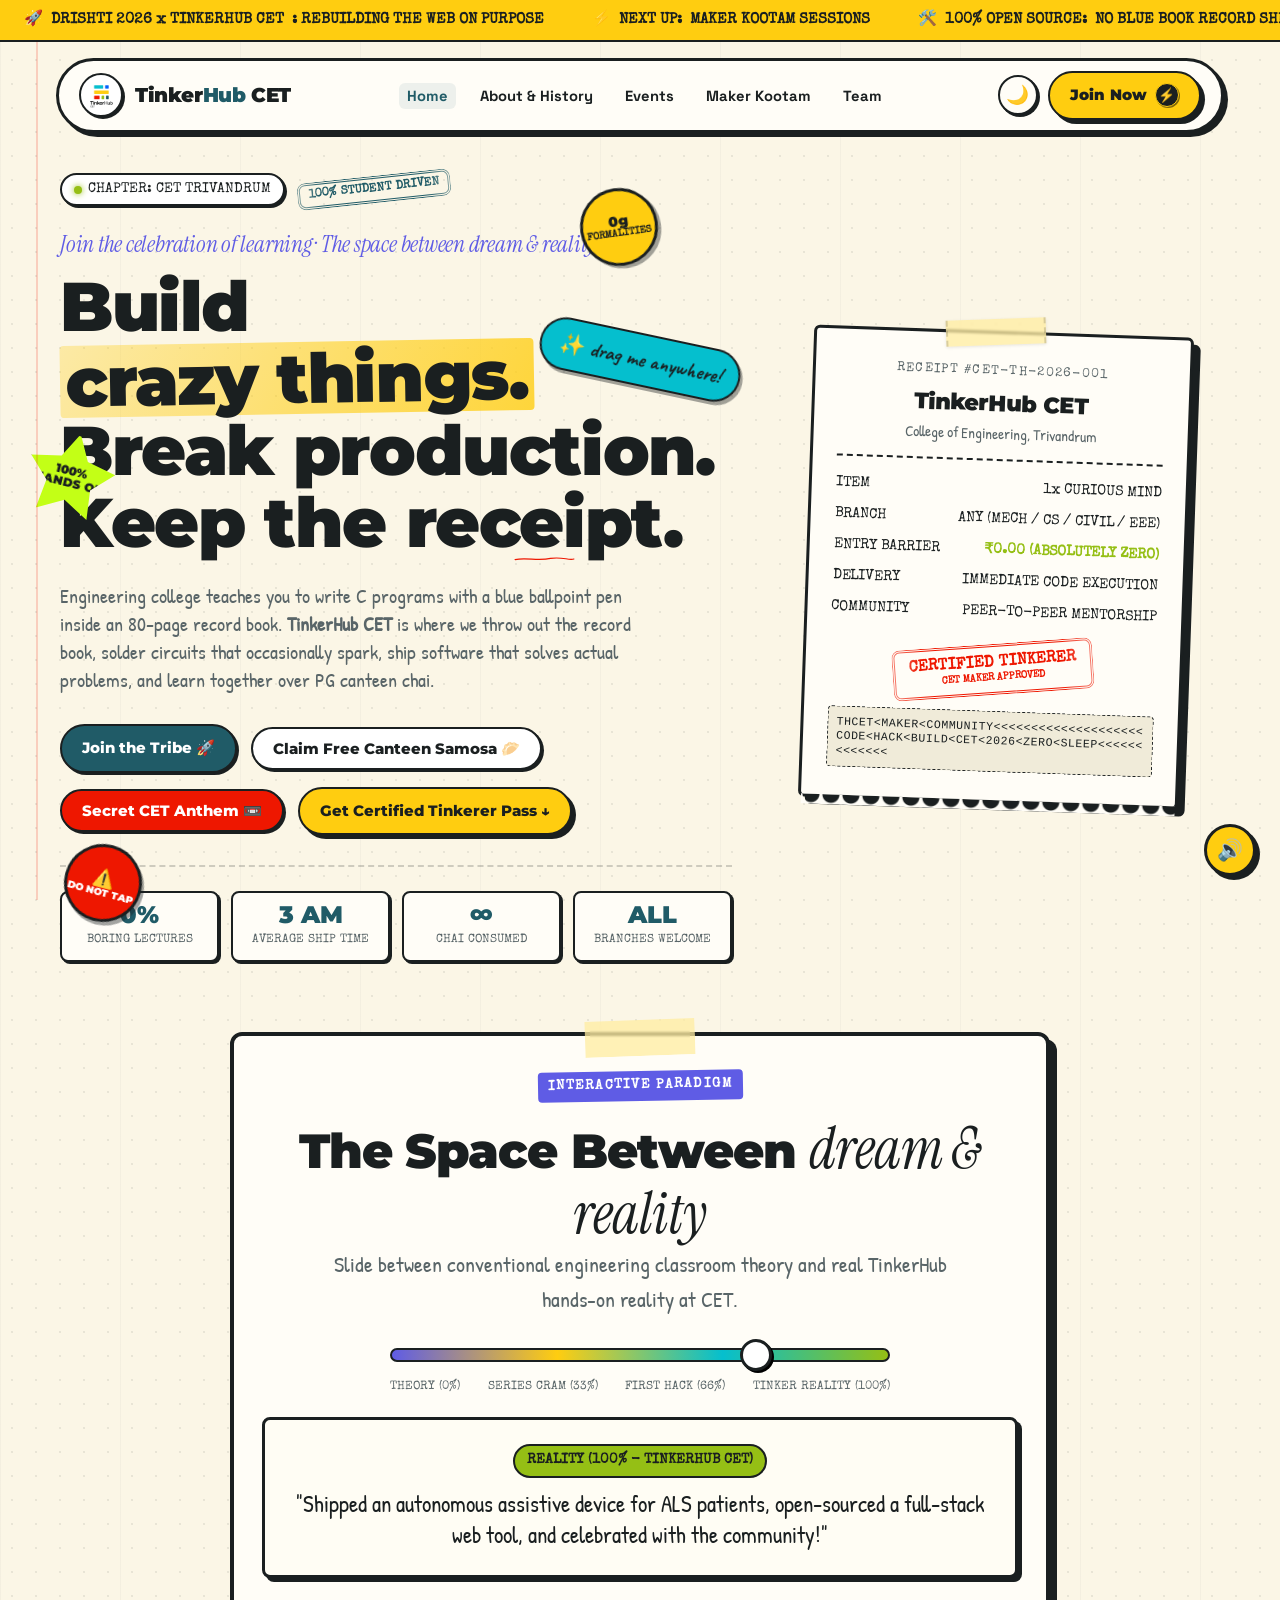
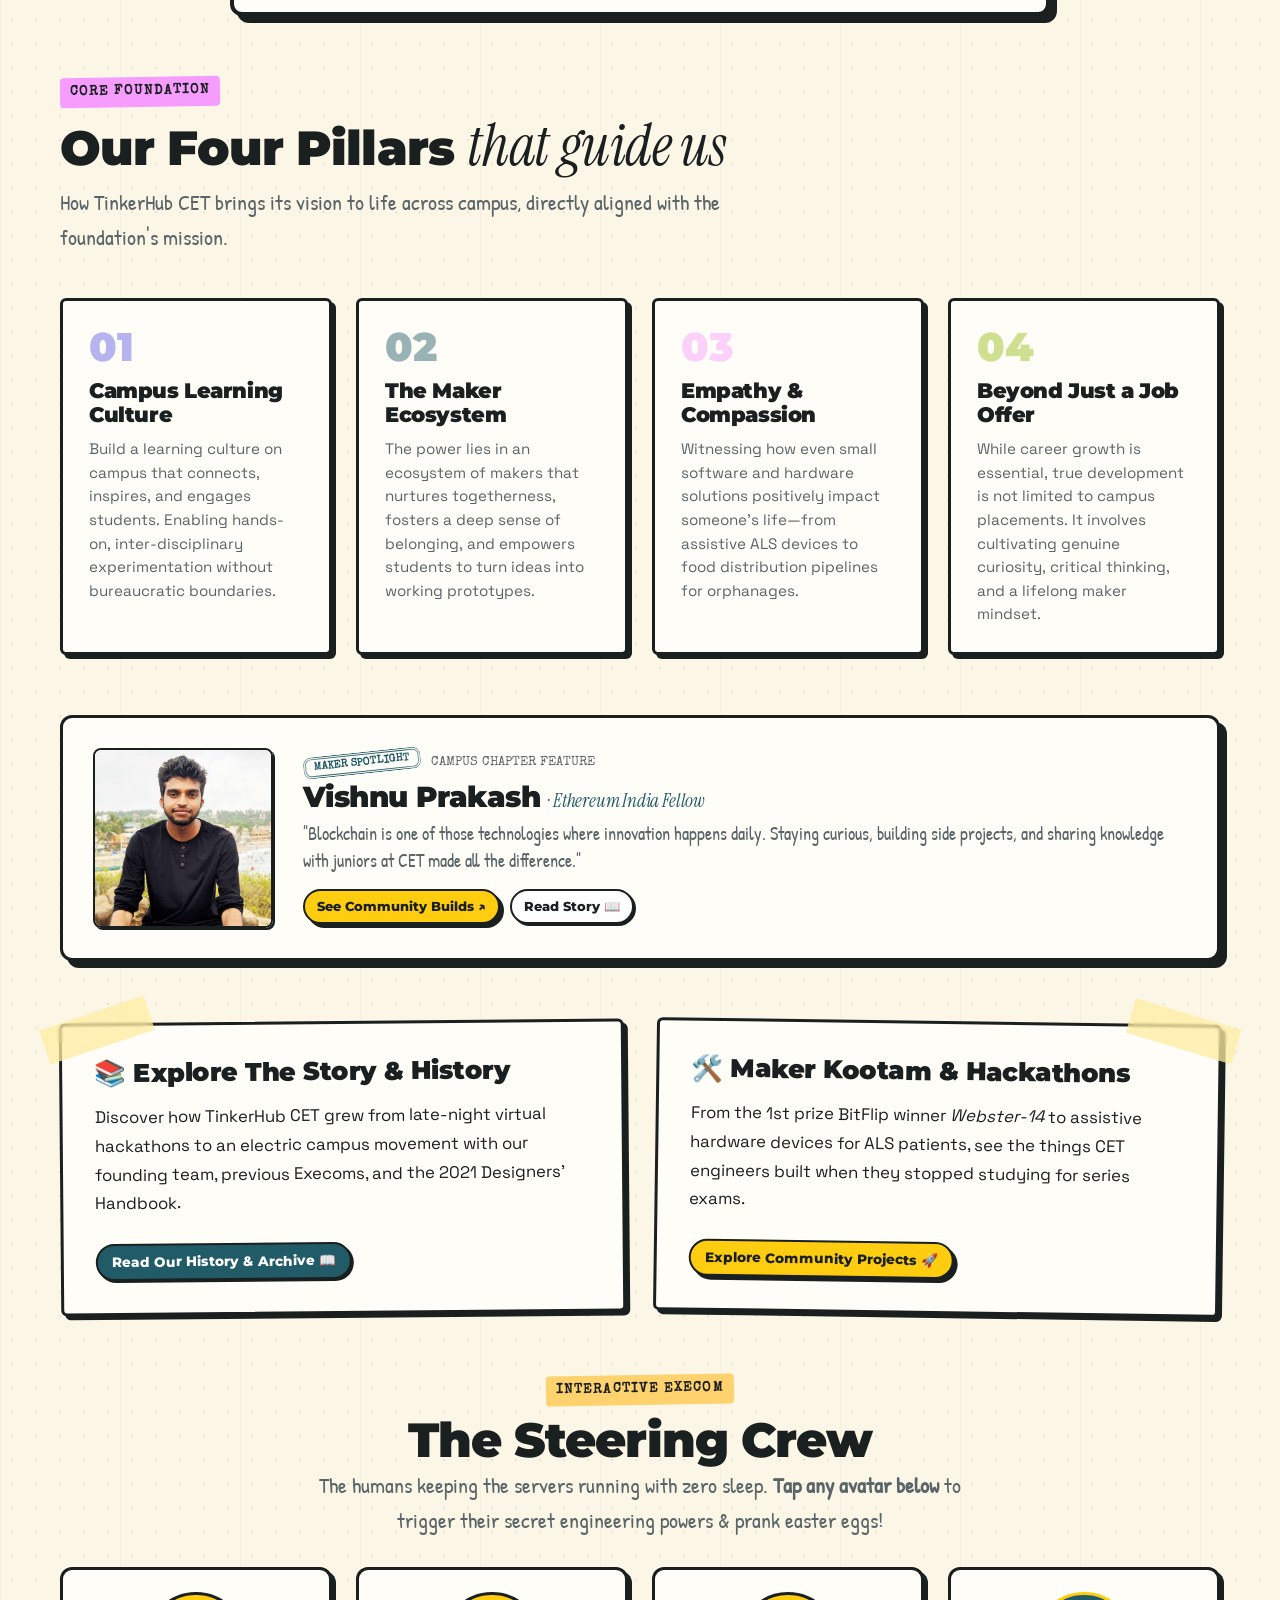
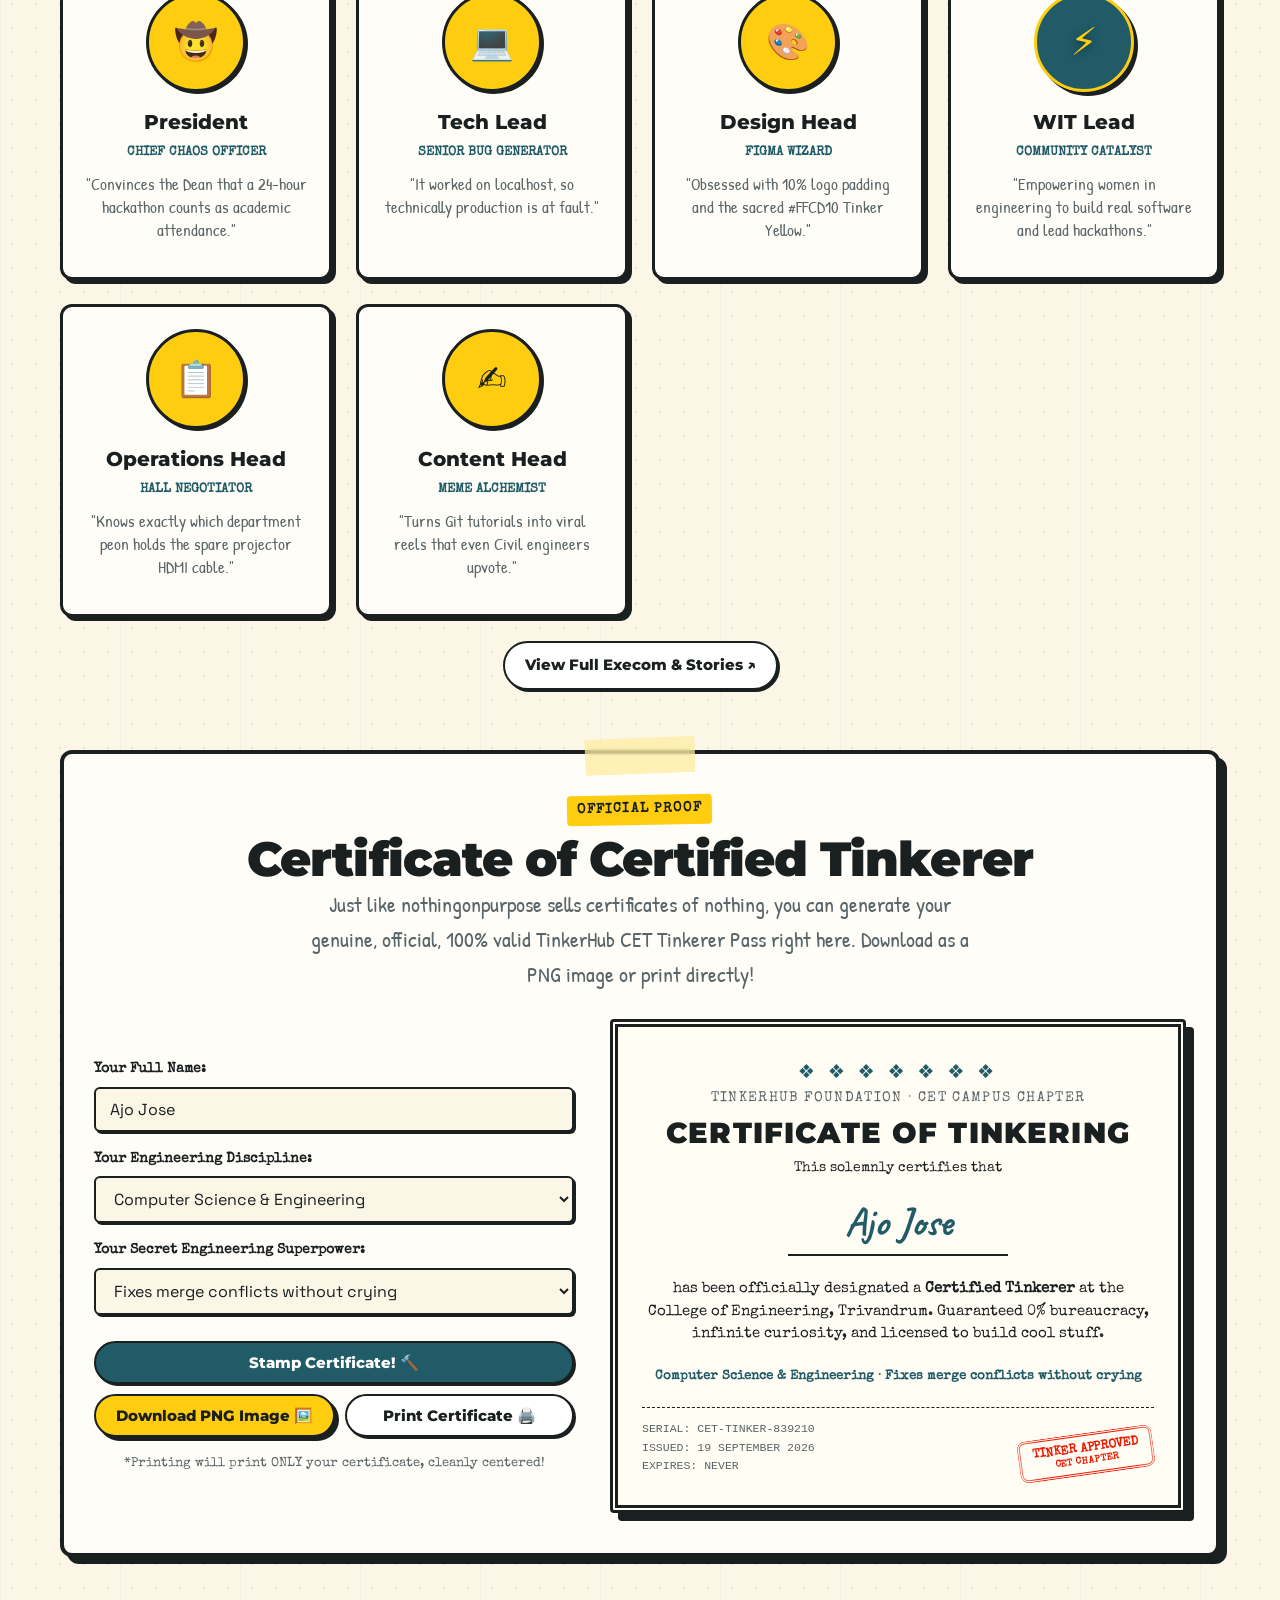
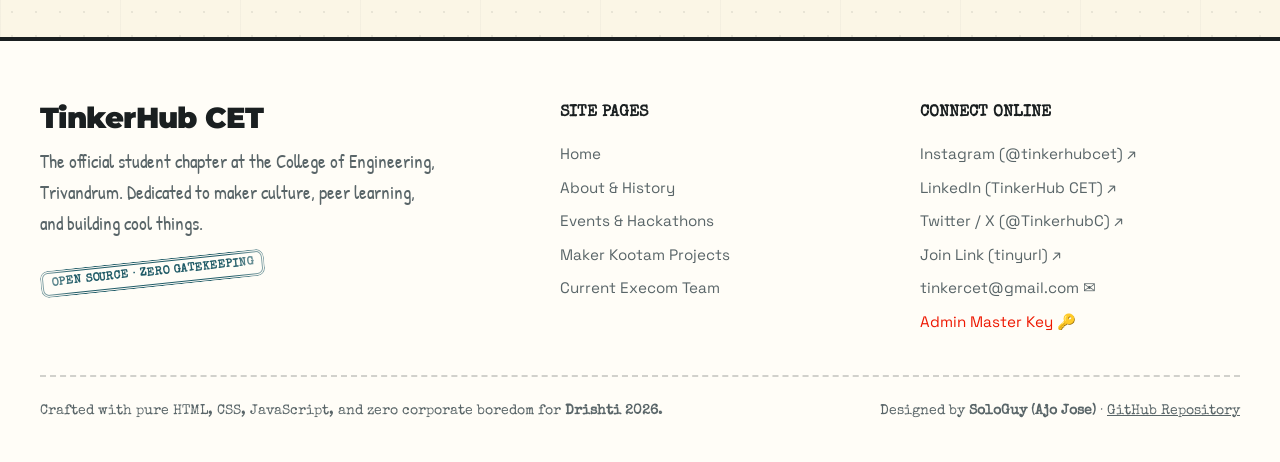
<file: index.html>
<!DOCTYPE html>
<html lang="en">
<head>
  <meta charset="UTF-8">
  <meta name="viewport" content="width=device-width, initial-scale=1.0">
  <meta name="theme-color" content="#FBF6E6">
  <title>TinkerHub CET · Where Engineers Actually Build Things</title>
  
  <!-- Google Fonts: Instrument Serif, Patrick Hand, Caveat, Special Elite, Montserrat, Space Grotesk -->
  <link rel="preconnect" href="https://fonts.googleapis.com">
  <link rel="preconnect" href="https://fonts.gstatic.com" crossorigin>
  <link href="https://fonts.googleapis.com/css2?family=Instrument+Serif:ital@0;1&family=Caveat:wght@600;700&family=Montserrat:wght@400;700;800;900&family=Patrick+Hand&family=Space+Grotesk:wght@500;700&family=Special+Elite&display=swap" rel="stylesheet">
  
  <link rel="icon" href="assets/images/tinkLogo.png" type="image/png">
  <link rel="stylesheet" href="styles.css">
</head>
<body>

  <!-- Top Scroll Progress Bar -->
  <div id="scroll-progress-bar" aria-hidden="true"></div>

  <!-- Background Notebook Red Margin Line -->
  <div class="notebook-margin-line" aria-hidden="true"></div>

  <!-- Emergency Anti-Gravity Reset Banner (Hidden until Anti-Gravity prank triggered) -->
  <div id="antigravity-reset-banner" class="antigravity-banner" style="display:none; position:fixed; top:12px; left:50%; transform:translateX(-50%); z-index:99999; background:var(--tinker-red); color:white; padding:12px 24px; border-radius:50px; border:3px solid #1A1F20; box-shadow:5px 5px 0px #1A1F20, 0 10px 30px rgba(0,0,0,0.3); align-items:center; gap:16px;">
    <span class="gravity-fucked-text">
      <span>🚨</span>
      <span class="g-word">
        <span class="g-char" style="--rot:-10deg; --y:-2px;">L</span><span class="g-char" style="--rot:14deg; --y:3px;">O</span><span class="g-char" style="--rot:-18deg; --y:-4px;">O</span><span class="g-char" style="--rot:8deg; --y:2px;">K</span><span class="g-char" style="--rot:22deg; --y:4px;">,</span>
      </span>
      <span class="g-word">
        <span class="g-char" style="--rot:16deg; --y:-3px;">G</span><span class="g-char" style="--rot:-14deg; --y:2px;">R</span><span class="g-char" style="--rot:10deg; --y:-4px;">A</span><span class="g-char" style="--rot:-20deg; --y:3px;">V</span><span class="g-char" style="--rot:18deg; --y:-2px;">I</span><span class="g-char" style="--rot:-8deg; --y:4px;">T</span><span class="g-char" style="--rot:12deg; --y:-3px;">Y</span>
      </span>
      <span class="g-word">
        <span class="g-char" style="--rot:-15deg; --y:3px;">F</span><span class="g-char" style="--rot:20deg; --y:-4px;">U</span><span class="g-char" style="--rot:-12deg; --y:2px;">C</span><span class="g-char" style="--rot:16deg; --y:-3px;">K</span><span class="g-char" style="--rot:-18deg; --y:4px;">E</span><span class="g-char" style="--rot:10deg; --y:-2px;">D</span>
      </span>
      <span class="g-word">
        <span class="g-char" style="--rot:-22deg; --y:-4px;">U</span><span class="g-char" style="--rot:25deg; --y:3px;">P</span><span class="g-char g-upside-down" style="--rot:180deg; --y:0px;">!</span>
      </span>
    </span>
    <button id="btn-reset-gravity" class="btn-fun btn-yellow" style="padding:6px 14px; font-size:0.85rem; box-shadow:3px 3px 0px #1A1F20;">
      Fix Gravity Now 🧲
    </button>
  </div>

  <!-- Top Announcement Ticker -->
  <div class="announcement-ticker" aria-label="Community Announcement Ticker">
    <div class="ticker-track">
      <div class="ticker-item">🚀 <strong>DRISHTI 2026 x TINKERHUB CET</strong>: REBUILDING THE WEB ON PURPOSE</div>
      <div class="ticker-item">⚡ <strong>NEXT UP:</strong> MAKER KOOTAM SESSIONS</div>
      <div class="ticker-item">🛠️ <strong>100% OPEN SOURCE:</strong> NO BLUE BOOK RECORD SHEETS ALLOWED</div>
      <div class="ticker-item">💡 <strong>TIP:</strong> DRAG ANY STICKER TO PERSONALIZE YOUR SCREEN</div>
      <div class="ticker-item">🥟 <strong>FREE SAMOSA IN CANTEEN?</strong> TAP THE BUTTON BELOW</div>
      <!-- Duplicate for infinite seamless scroll -->
      <div class="ticker-item">🚀 <strong>DRISHTI 2026 x TINKERHUB CET</strong>: REBUILDING THE WEB ON PURPOSE</div>
      <div class="ticker-item">⚡ <strong>NEXT UP:</strong> MAKER KOOTAM SESSIONS</div>
      <div class="ticker-item">🛠️ <strong>100% OPEN SOURCE:</strong> NO BLUE BOOK RECORD SHEETS ALLOWED</div>
      <div class="ticker-item">💡 <strong>TIP:</strong> DRAG ANY STICKER TO PERSONALIZE YOUR SCREEN</div>
      <div class="ticker-item">🥟 <strong>FREE SAMOSA IN CANTEEN?</strong> TAP THE BUTTON BELOW</div>
    </div>
  </div>

  <!-- Sticky Navbar with Official Logo Padding -->
  <div class="navbar-wrapper">
    <nav class="site-navbar" aria-label="Main Navigation">
      <a href="index.html" class="nav-brand">
        <div class="nav-logo-box" title="Official Logo with Handbook 10% Padding">
          <img src="assets/images/tinkLogo.png" alt="TinkerHub CET Logo">
        </div>
        <div class="brand-text">
          Tinker<span>Hub</span> CET
        </div>
      </a>

      <button id="mobile-nav-toggle-btn" class="mobile-nav-toggle" aria-label="Toggle menu">☰</button>

      <ul class="nav-links">
        <li><a href="index.html" class="nav-link active">Home</a></li>
        <li><a href="about.html" class="nav-link">About & History</a></li>
        <li><a href="events.html" class="nav-link">Events</a></li>
        <li><a href="projects.html" class="nav-link">Maker Kootam</a></li>
        <li><a href="team.html" class="nav-link">Team</a></li>
      </ul>

      <div class="nav-actions">
        <button id="theme-toggle-btn" class="btn-icon-round" title="Toggle Checkerboard Theme" aria-label="Toggle Theme">🌙</button>
        <a href="https://tinyurl.com/tinkerhubcet" target="_blank" rel="noopener noreferrer" class="btn-fun btn-yellow btn-join-now">
          Join Now <span class="emoji-dark-pill">⚡</span>
        </a>
      </div>
    </nav>
  </div>

  <!-- HERO SECTION -->
  <header id="hero" class="hero-section">
    <!-- Draggable Floating Stickers -->
    <div class="sticker sticker-round" style="top: 15px; left: 45%; background: var(--tinker-yellow); transform: rotate(-8deg);">
      <span>0g</span>
      <span style="font-size:0.65rem; font-family:var(--font-typewriter);">FORMALITIES</span>
    </div>

    <div class="sticker sticker-oval" style="top: 160px; left: 50%; background: var(--tinker-cyan); color: var(--tinker-black); transform: translateX(-50%) rotate(12deg);">
      ✨ drag me anywhere!
    </div>

    <!-- Starburst Sticker (tinkerhub.org inspiration) -->
    <div class="sticker sticker-starburst" style="top: 260px; left: -15px;">
      <span>100%<br>HANDS ON</span>
    </div>

    <!-- Anti-Gravity Prank Trigger Sticker! -->
    <div class="sticker sticker-round trigger-antigravity" style="bottom: 40px; left: 2%; background: var(--tinker-red); color: white; transform: rotate(15deg); cursor: pointer;" title="Warning: Do not tap!">
      <span style="font-size:1.1rem;">⚠️</span>
      <span style="font-size:0.62rem;">DO NOT TAP</span>
    </div>

    <div class="hero-grid">
      <!-- Left Column: Copy & CTAs -->
      <div class="hero-left">
        <div class="hero-badge-row">
          <span class="status-badge">
            <span class="status-dot"></span>
            CHAPTER: CET TRIVANDRUM
          </span>
          <span class="stamp stamp-teal" style="font-size: 0.75rem; padding: 4px 8px;">100% STUDENT DRIVEN</span>
        </div>

        <div class="font-serif-italic" style="font-size: 1.45rem; color: var(--th-indigo); margin-bottom: 6px;">
          Join the celebration of learning · The space between dream & reality
        </div>

        <h1 class="hero-title">
          Build <span class="highlight-yellow">crazy things.</span><br>
          Break production.<br>
          Keep the <span class="scribble-underline">receipt.</span>
        </h1>

        <p class="hero-subtext">
          Engineering college teaches you to write C programs with a blue ballpoint pen inside an 80-page record book. 
          <strong>TinkerHub CET</strong> is where we throw out the record book, solder circuits that occasionally spark, ship software that solves actual problems, and learn together over PG canteen chai.
        </p>

        <div class="hero-actions-row">
          <a href="https://tinyurl.com/tinkerhubcet" target="_blank" rel="noopener noreferrer" class="btn-fun btn-teal">
            Join the Tribe 🚀
          </a>
          <!-- Prank 1 Trigger: KTU Attendance Panic! -->
          <button class="btn-fun btn-white trigger-ktu-panic" title="Warning: Suspiciously generous">
            Claim Free Canteen Samosa 🥟
          </button>
          <!-- Prank 4 Trigger: Rickroll 2.0 Retro TV! -->
          <button class="btn-fun btn-red trigger-rickroll" title="Top Secret Execom Reel">
            Secret CET Anthem 📼
          </button>
          <a href="#certificate-section" class="btn-fun btn-yellow">
            Get Certified Tinkerer Pass ↓
          </a>
        </div>

        <div class="hero-fun-stats">
          <div class="stat-box">
            <div class="stat-num">0%</div>
            <div class="stat-label">Boring Lectures</div>
          </div>
          <div class="stat-box">
            <div class="stat-num">3 AM</div>
            <div class="stat-label">Average Ship Time</div>
          </div>
          <div class="stat-box">
            <div class="stat-num">∞</div >
            <div class="stat-label">Chai Consumed</div>
          </div>
          <div class="stat-box">
            <div class="stat-num">ALL</div>
            <div class="stat-label">Branches Welcome</div>
          </div>
        </div>
      </div>

      <!-- Right Column: Interactive Receipt Card (nothingonpurpose homage) -->
      <div class="hero-right hero-card-container">
        <div class="washi-tape washi-tape-top"></div>
        <div class="receipt-card">
          <div class="receipt-header">
            <div class="receipt-serial">RECEIPT #CET-TH-2026-001</div>
            <div class="receipt-org">TinkerHub CET</div>
            <div style="font-family: var(--font-friendly); font-size: 0.95rem; color: var(--ink-muted);">College of Engineering, Trivandrum</div>
          </div>

          <div class="receipt-body">
            <div class="receipt-row">
              <span>ITEM</span>
              <span>1x CURIOUS MIND</span>
            </div>
            <div class="receipt-row">
              <span>BRANCH</span>
              <span>ANY (MECH / CS / CIVIL / EEE)</span>
            </div>
            <div class="receipt-row">
              <span>ENTRY BARRIER</span>
              <span style="color: var(--tinker-green); font-weight: bold;">₹0.00 (ABSOLUTELY ZERO)</span>
            </div>
            <div class="receipt-row">
              <span>DELIVERY</span>
              <span>IMMEDIATE CODE EXECUTION</span>
            </div>
            <div class="receipt-row">
              <span>COMMUNITY</span>
              <span>PEER-TO-PEER MENTORSHIP</span>
            </div>
          </div>

          <div style="text-align: center; margin: 16px 0;">
            <!-- Prank 4 Trigger: Rickroll 2.0 Retro TV! -->
            <div class="stamp stamp-red trigger-rickroll" style="cursor: pointer;" title="Click for secret stamp">
              <span>CERTIFIED TINKERER</span>
              <span style="font-size:0.65rem;">CET MAKER APPROVED</span>
            </div>
          </div>

          <div class="receipt-mrz">
            THCET&lt;MAKER&lt;COMMUNITY&lt;&lt;&lt;&lt;&lt;&lt;&lt;&lt;&lt;&lt;&lt;&lt;&lt;&lt;&lt;&lt;&lt;&lt;&lt;&lt;<br>
            CODE&lt;HACK&lt;BUILD&lt;CET&lt;2026&lt;ZERO&lt;SLEEP&lt;&lt;&lt;&lt;&lt;&lt;&lt;&lt;&lt;&lt;&lt;&lt;&lt;
          </div>
          <div class="receipt-bottom-tear"></div>
        </div>
      </div>
    </div>
  </header>

  <!-- THE SPACE BETWEEN DREAM & REALITY (tinkerhub.org homage) -->
  <section class="content-section reveal-on-scroll">
    <div class="dream-reality-box">
      <div class="washi-tape washi-tape-top"></div>
      <span class="section-tag" style="background: var(--th-indigo); color: white;">Interactive Paradigm</span>
      <h2 class="section-title" style="margin-top: 8px;">The Space Between <span class="font-serif-italic">dream & reality</span></h2>
      <p class="section-subtitle" style="margin: 0 auto; max-width: 620px;">
        Slide between conventional engineering classroom theory and real TinkerHub hands-on reality at CET.
      </p>

      <div class="dream-slider-wrap">
        <input type="range" id="dream-reality-slider" class="dream-slider" min="0" max="100" value="75" aria-label="Dream vs Reality slider">
        <div style="display:flex; justify-content:space-between; font-family:var(--font-typewriter); font-size:0.75rem; margin-top:8px; color:var(--ink-muted);">
          <span>THEORY (0%)</span>
          <span>SERIES CRAM (33%)</span>
          <span>FIRST HACK (66%)</span>
          <span>TINKER REALITY (100%)</span>
        </div>
      </div>

      <div class="dream-display-card">
        <span id="dream-level-badge" class="dream-level-badge">REALITY (100% - TINKERHUB CET)</span>
        <div id="dream-statement-text" class="dream-statement-text">
          "Shipped an autonomous assistive device for ALS patients, open-sourced a full-stack web tool, and celebrated with the community!"
        </div>
      </div>
    </div>
  </section>

  <!-- OUR FOUR PILLARS (tinkerhub.org homage) -->
  <section class="content-section reveal-on-scroll">
    <div class="section-header">
      <span class="section-tag" style="background: var(--th-pink); color: var(--tinker-black);">Core Foundation</span>
      <h2 class="section-title">Our Four Pillars <span class="font-serif-italic">that guide us</span></h2>
      <p class="section-subtitle">
        How TinkerHub CET brings its vision to life across campus, directly aligned with the foundation's mission.
      </p>
    </div>

    <div class="pillars-grid">
      <div class="pillar-card">
        <div class="pillar-num">01</div>
        <h3 class="pillar-title">Campus Learning Culture</h3>
        <p class="pillar-desc">
          Build a learning culture on campus that connects, inspires, and engages students. Enabling hands-on, inter-disciplinary experimentation without bureaucratic boundaries.
        </p>
      </div>

      <div class="pillar-card">
        <div class="pillar-num">02</div>
        <h3 class="pillar-title">The Maker Ecosystem</h3>
        <p class="pillar-desc">
          The power lies in an ecosystem of makers that nurtures togetherness, fosters a deep sense of belonging, and empowers students to turn ideas into working prototypes.
        </p>
      </div>

      <div class="pillar-card">
        <div class="pillar-num">03</div>
        <h3 class="pillar-title">Empathy & Compassion</h3>
        <p class="pillar-desc">
          Witnessing how even small software and hardware solutions positively impact someone's life—from assistive ALS devices to food distribution pipelines for orphanages.
        </p>
      </div>

      <div class="pillar-card">
        <div class="pillar-num">04</div>
        <h3 class="pillar-title">Beyond Just a Job Offer</h3>
        <p class="pillar-desc">
          While career growth is essential, true development is not limited to campus placements. It involves cultivating genuine curiosity, critical thinking, and a lifelong maker mindset.
        </p>
      </div>
    </div>
  </section>

  <!-- MAKER OF THE MONTH SPOTLIGHT (tinkerhub.org homage) -->
  <section class="content-section reveal-on-scroll">
    <div class="maker-spotlight-card">
      <div class="maker-spotlight-img">
        <img src="assets/images/vishnu.jpg" alt="Student Maker of the Month">
      </div>
      <div>
        <div style="display:flex; align-items:center; gap:10px; margin-bottom:6px;">
          <span class="stamp stamp-teal" style="font-size:0.68rem; padding:2px 8px;">MAKER SPOTLIGHT</span>
          <span style="font-family:var(--font-typewriter); font-size:0.8rem; color:var(--ink-muted);">CAMPUS CHAPTER FEATURE</span>
        </div>
        <h3 style="font-family:var(--font-display); font-size:1.8rem; margin-bottom:8px;">
          Vishnu Prakash <span class="font-serif-italic" style="font-size:1.2rem; color:var(--tinker-teal);">· Ethereum India Fellow</span>
        </h3>
        <p style="font-family:var(--font-friendly); font-size:1.15rem; color:var(--ink-muted); line-height:1.45; margin-bottom:14px;">
          "Blockchain is one of those technologies where innovation happens daily. Staying curious, building side projects, and sharing knowledge with juniors at CET made all the difference."
        </p>
        <div style="display:flex; gap:10px; flex-wrap:wrap;">
          <a href="projects.html" class="btn-fun btn-yellow" style="font-size:0.82rem; padding:5px 12px;">See Community Builds ↗</a>
          <a href="about.html" class="btn-fun btn-white" style="font-size:0.82rem; padding:5px 12px;">Read Story 📖</a>
        </div>
      </div>
    </div>
  </section>

  <!-- QUICK EXPLORE TILES -->
  <section class="content-section reveal-on-scroll">
    <div class="about-grid">
      <div class="craft-card" style="transform: rotate(-0.5deg);">
        <div class="washi-tape washi-tape-left"></div>
        <h3>📚 Explore The Story & History</h3>
        <p>
          Discover how TinkerHub CET grew from late-night virtual hackathons to an electric campus movement with our founding team, previous Execoms, and the 2021 Designers' Handbook.
        </p>
        <a href="about.html" class="btn-fun btn-teal" style="font-size:0.85rem; padding: 6px 14px; margin-top: 10px;">
          Read Our History & Archive 📖
        </a>
      </div>

      <div class="craft-card" style="transform: rotate(0.8deg);">
        <div class="washi-tape washi-tape-right"></div>
        <h3>🛠️ Maker Kootam & Hackathons</h3>
        <p>
          From the 1st prize BitFlip winner <em>Webster-14</em> to assistive hardware devices for ALS patients, see the things CET engineers built when they stopped studying for series exams.
        </p>
        <a href="projects.html" class="btn-fun btn-yellow" style="font-size:0.85rem; padding: 6px 14px; margin-top: 10px;">
          Explore Community Projects 🚀
        </a>
      </div>
    </div>
  </section>

  <!-- THE CORE CREW (TAP ANY AVATAR FOR SURPRISE EASTER EGGS!) -->
  <section class="content-section reveal-on-scroll">
    <div class="section-header" style="text-align: center; margin-bottom: 30px;">
      <span class="section-tag" style="background: var(--th-butter); color: var(--tinker-black);">Interactive Execom</span>
      <h2 class="section-title">The Steering Crew</h2>
      <p class="section-subtitle" style="margin: 0 auto;">
        The humans keeping the servers running with zero sleep. <strong>Tap any avatar below</strong> to trigger their secret engineering powers & prank easter eggs!
      </p>
    </div>

    <div class="team-grid">
      <!-- Member 1: President -->
      <div class="team-card reveal-on-scroll">
        <div class="team-avatar-box" onclick="sfx.playBoing(); alert('🤠 President says: Stop reading slides, start pushing commits to GitHub!');" title="Tap President avatar!">
          
          🤠
        </div>
        <div class="team-name">President</div>
        <div class="team-role">Chief Chaos Officer</div>
        <div class="team-quirk">"Convinces the Dean that a 24-hour hackathon counts as academic attendance."</div>
      </div>

      <!-- Member 2: Tech Lead (triggers Matrix Hack) -->
      <div class="team-card reveal-on-scroll">
        <div class="team-avatar-box trigger-matrix-hack" title="Tap Tech Lead avatar!">
          
          💻
        </div>
        <div class="team-name">Tech Lead</div>
        <div class="team-role">Senior Bug Generator</div>
        <div class="team-quirk">"It worked on localhost, so technically production is at fault."</div>
      </div>

      <!-- Member 3: Design Head (triggers Anti-Gravity) -->
      <div class="team-card reveal-on-scroll">
        <div class="team-avatar-box trigger-antigravity" title="Tap Design Head avatar!">
          
          🎨
        </div>
        <div class="team-name">Design Head</div>
        <div class="team-role">Figma Wizard</div>
        <div class="team-quirk">"Obsessed with 10% logo padding and the sacred #FFCD10 Tinker Yellow."</div>
      </div>

      <!-- Member 4: WIT Lead -->
      <div class="team-card reveal-on-scroll">
        <div class="team-avatar-box" style="background: var(--tinker-teal); color: var(--tinker-yellow); border: 3px solid var(--tinker-yellow); box-shadow: 4px 4px 0px #1A1F20;" onclick="sfx.playFanfare(); confetti.burst(event.clientX, event.clientY, 60);" title="Tap WIT Lead avatar!">
          
          <span style="filter: drop-shadow(0 2px 4px rgba(0,0,0,0.5)); font-size: 2.4rem;">⚡</span>
        </div>
        <div class="team-name">WIT Lead</div>
        <div class="team-role">Community Catalyst</div>
        <div class="team-quirk">"Empowering women in engineering to build real software and lead hackathons."</div>
      </div>

      <!-- Member 5: Operations Head -->
      <div class="team-card reveal-on-scroll">
        <div class="team-avatar-box" onclick="sfx.playSqueak(); alert('🔑 Seminar Hall Key acquired from Mechanical Dept peon!');" title="Tap Operations Head avatar!">
          
          📋
        </div>
        <div class="team-name">Operations Head</div>
        <div class="team-role">Hall Negotiator</div>
        <div class="team-quirk">"Knows exactly which department peon holds the spare projector HDMI cable."</div>
      </div>

      <!-- Member 6: Content Head (triggers Rickroll!) -->
      <div class="team-card reveal-on-scroll">
        <div class="team-avatar-box trigger-rickroll" title="Tap Content Head avatar!">
          
          ✍️
        </div>
        <div class="team-name">Content Head</div>
        <div class="team-role">Meme Alchemist</div>
        <div class="team-quirk">"Turns Git tutorials into viral reels that even Civil engineers upvote."</div>
      </div>
    </div>

    <div style="text-align: center; margin-top: 24px;">
      <a href="team.html" class="btn-fun btn-white">
        View Full Execom & Stories ↗
      </a>
    </div>
  </section>

  <!-- INTERACTIVE CERTIFICATE GENERATOR (PRINT & PNG DOWNLOAD) -->
  <section id="certificate-section" class="content-section reveal-on-scroll">
    <div class="cert-interactive-section">
      <div class="washi-tape washi-tape-top"></div>
      
      <div class="section-header" style="text-align: center; margin-bottom: 28px;">
        <span class="section-tag" style="background: var(--tinker-yellow); color: var(--tinker-black);">Official Proof</span>
        <h2 class="section-title">Certificate of Certified Tinkerer</h2>
        <p class="section-subtitle" style="margin: 0 auto;">
          Just like nothingonpurpose sells certificates of nothing, you can generate your genuine, official, 100% valid TinkerHub CET Tinkerer Pass right here. Download as a PNG image or print directly!
        </p>
      </div>

      <div class="cert-generator-grid">
        <!-- Form Controls -->
        <div class="cert-form">
          <div class="form-group">
            <label for="cert-input-name">Your Full Name:</label>
            <input type="text" id="cert-input-name" class="form-input" placeholder="e.g. Alan Turing or Ajo Jose" value="Ajo Jose">
          </div>

          <div class="form-group">
            <label for="cert-input-branch">Your Engineering Discipline:</label>
            <select id="cert-input-branch" class="form-select">
              <option value="Computer Science & Engineering">Computer Science & Engineering</option>
              <option value="Mechanical Engineering">Mechanical Engineering</option>
              <option value="Civil Engineering">Civil Engineering</option>
              <option value="Electrical & Electronics">Electrical & Electronics</option>
              <option value="Electronics & Communication">Electronics & Communication</option>
              <option value="Industrial Engineering">Industrial Engineering</option>
              <option value="Architecture">Architecture</option>
              <option value="Curious Outlier from Other College">Curious Outlier from Other College</option>
            </select>
          </div>

          <div class="form-group">
            <label for="cert-input-superpower">Your Secret Engineering Superpower:</label>
            <select id="cert-input-superpower" class="form-select">
              <option value="Fixes merge conflicts without crying">Fixes merge conflicts without crying</option>
              <option value="Runs on 4 hours sleep and 3 chais">Runs on 4 hours sleep and 3 chais</option>
              <option value="Vibe Coder Extraordinaire">Vibe Coder Extraordinaire</option>
              <option value="Tabs over Spaces Purist">Tabs over Spaces Purist</option>
              <option value="Hardware Soldering Specialist">Hardware Soldering Specialist</option>
              <option value="Writes CSS that actually works on Safari">Writes CSS that actually works on Safari</option>
            </select>
          </div>

          <div style="display: flex; flex-wrap: wrap; gap: 10px; margin-top: 10px;">
            <button id="btn-stamp-cert" class="btn-fun btn-teal" style="flex: 1 1 100%;">
              Stamp Certificate! 🔨
            </button>
            <button id="btn-download-cert" class="btn-fun btn-yellow" style="flex: 1;">
              Download PNG Image 🖼️
            </button>
            <button id="btn-print-cert" class="btn-fun btn-white" style="flex: 1;">
              Print Certificate 🖨️
            </button>
          </div>
          <small style="font-family: var(--font-typewriter); color: var(--ink-muted); text-align: center;">
            *Printing will print ONLY your certificate, cleanly centered!
          </small>
        </div>

        <!-- Printable Certificate Container (Targeted for isolated printing!) -->
        <div id="printable-certificate-container">
          <div class="live-cert-preview" id="certificate-paper">
            <div class="cert-ornament">❖ ❖ ❖ ❖ ❖ ❖ ❖</div>
            <div style="font-family: var(--font-typewriter); font-size: 0.85rem; letter-spacing: 0.1em; color: var(--ink-muted);">
              TINKERHUB FOUNDATION · CET CAMPUS CHAPTER
            </div>
            <h3 class="cert-header-title">Certificate of Tinkering</h3>
            
            <p style="font-family: var(--font-typewriter); font-size: 0.9rem; margin-top: 8px;">
              This solemnly certifies that
            </p>

            <div class="cert-recipient-name" id="cert-preview-name">Ajo Jose</div>

            <p class="cert-statement">
              has been officially designated a <strong>Certified Tinkerer</strong> at the College of Engineering, Trivandrum. Guaranteed 0% bureaucracy, infinite curiosity, and licensed to build cool stuff.
            </p>

            <div id="cert-preview-role" style="font-family: var(--font-typewriter); font-size: 0.82rem; color: var(--tinker-teal); font-weight: bold; margin-bottom: 20px;">
              Computer Science & Engineering · Fixes merge conflicts without crying
            </div>

            <div style="display: flex; justify-content: space-between; align-items: flex-end; border-top: 1px dashed #1A1F20; padding-top: 12px;">
              <div style="text-align: left; font-family: monospace; font-size: 0.72rem; color: #596568;">
                SERIAL: <span id="cert-preview-serial">CET-TINKER-839210</span><br>
                ISSUED: 19 SEPTEMBER 2026<br>
                EXPIRES: NEVER
              </div>

              <div id="cert-preview-stamp" class="stamp stamp-red" style="font-size: 0.78rem; padding: 6px 12px; transform: rotate(-8deg);">
                <span>TINKER APPROVED</span>
                <span style="font-size: 0.6rem;">CET CHAPTER</span>
              </div>
            </div>
          </div>
        </div>
      </div>
    </div>
  </section>

  <!-- ==========================================
       THE PRANK MODALS (4 UNIQUE PRANKS)
       ========================================== -->

  <!-- PRANK 1: KTU ATTENDANCE SHORTAGE PANIC MODAL -->
  <div id="prank-ktu-modal" class="prank-modal-overlay" role="dialog" aria-modal="true">
    <div class="ktu-panic-box">
      <div class="ktu-warning-stripes"></div>
      <h3 style="font-family: var(--font-display); font-size: 1.6rem; color: var(--tinker-red); margin-bottom: 12px;">
        ⚠️ KTU PORTAL ACADEMIC SHORTAGE ALERT
      </h3>
      <p style="font-family: var(--font-typewriter); font-size: 0.95rem; line-height: 1.6; margin-bottom: 20px;">
        <strong>CRITICAL WARNING:</strong> Your attendance in <em>"Mechanical Solid Thermodynamics"</em> has officially plunged to <strong>41.2%</strong>.<br><br>
        The Dean of Academics requires an emergency medical certificate dated prior to 1947 or an immediate in-person explanation.
      </p>
      <div style="display: flex; gap: 12px; justify-content: center; flex-wrap: wrap;">
        <button id="btn-bribe-dean" class="btn-fun btn-red">
          Bribe Dean with Canteen Samosa 🥟
        </button>
        <button id="btn-run-mech" class="btn-fun btn-white">
          Flee to Mechanical Lab 🏃💨
        </button>
      </div>
    </div>
  </div>

  <!-- PRANK 2: THE MATRIX HACKER CRT TERMINAL -->
  <div id="prank-matrix-modal" class="prank-modal-overlay" role="dialog" aria-modal="true">
    <div class="matrix-terminal-box">
      <div class="terminal-header">
        <span>root@tinkerhub-cet:~# /opt/scripts/bypass_ktu_grades.sh</span>
        <button id="btn-matrix-close" style="background:none; border:none; color:#00FF66; font-family:monospace; font-size:1.2rem; cursor:pointer;">[X]</button>
      </div>
      <div id="matrix-terminal-stream" class="terminal-stream"></div>
      <div style="text-align: right; margin-top: 12px;">
        <button class="btn-fun btn-green" onclick="document.getElementById('btn-matrix-close').click();" style="font-size:0.8rem; padding: 4px 12px;">
          I Understand, I Will Study Now 🫡
        </button>
      </div>
    </div>
  </div>

  <!-- PRANK 4: RICKROLL 2.0 (RETRO TV WITH OFFLINE ANIMATED GIF) -->
  <div id="rickroll-overlay" class="prank-modal-overlay" role="dialog" aria-modal="true">
    <div class="retro-tv">
      <button id="tv-close-btn" class="tv-close-btn" aria-label="Close Rickroll">✕</button>
      
      <div class="tv-screen">
        <img src="assets/images/rick.gif" alt="Rick Astley Dancing" loading="lazy">
      </div>

      <div class="rick-marquee">YOU'VE BEEN TINKER-ROLLED! 🕺</div>
      <div class="rick-subtext">
        Were you hunting for an exam cheatcode or free food? Rick Astley honors your curiosity. In engineering, there are no shortcuts—only late nights, caffeine, and shipping real code!
      </div>

      <div style="display: flex; gap: 10px; justify-content: center; flex-wrap: wrap;">
        <button class="btn-fun btn-yellow" onclick="document.getElementById('tv-close-btn').click();">
          Back to TinkerHub 😎
        </button>
        <a href="https://www.youtube.com/watch?v=dQw4w9WgXcQ" target="_blank" rel="noopener noreferrer" class="btn-fun btn-white">
          Watch 4K Video on YouTube ↗
        </a>
      </div>
    </div>
  </div>

  <!-- FLOATING SOUND TOGGLE -->
  <button id="sound-toggle-btn" class="sound-toggle-btn" title="Toggle Sound FX" aria-label="Toggle Sound FX">
    🔊
  </button>

  <!-- CONFETTI CANVAS -->
  <canvas id="confetti-canvas"></canvas>

  <!-- FOOTER -->
  <footer class="site-footer">
    <div class="footer-container">
      <div class="footer-top-grid">
        <div class="footer-brand">
          <h4>TinkerHub CET</h4>
          <p>
            The official student chapter at the College of Engineering, Trivandrum. Dedicated to maker culture, peer learning, and building cool things.
          </p>
          <div class="stamp stamp-teal" style="font-size: 0.72rem; padding: 4px 8px;">
            OPEN SOURCE · ZERO GATEKEEPING
          </div>
        </div>

        <div class="footer-col">
          <h5>Site Pages</h5>
          <ul class="footer-links-list">
            <li><a href="index.html">Home</a></li>
            <li><a href="about.html">About & History</a></li>
            <li><a href="events.html">Events & Hackathons</a></li>
            <li><a href="projects.html">Maker Kootam Projects</a></li>
            <li><a href="team.html">Current Execom Team</a></li>
          </ul>
        </div>

        <div class="footer-col">
          <h5>Connect Online</h5>
          <ul class="footer-links-list">
            <li><a href="https://instagram.com/tinkerhubcet" target="_blank" rel="noopener noreferrer">Instagram (@tinkerhubcet) ↗</a></li>
            <li><a href="https://www.linkedin.com/company/74303785/" target="_blank" rel="noopener noreferrer">LinkedIn (TinkerHub CET) ↗</a></li>
            <li><a href="https://twitter.com/TinkerhubC" target="_blank" rel="noopener noreferrer">Twitter / X (@TinkerhubC) ↗</a></li>
            <li><a href="https://tinyurl.com/tinkerhubcet" target="_blank" rel="noopener noreferrer">Join Link (tinyurl) ↗</a></li>
            <li><a href="mailto:tinkercet@gmail.com">tinkercet@gmail.com ✉️</a></li>
            <!-- Prank 4 Trigger: Rickroll 2.0 Retro TV! -->
            <li><a href="#" class="trigger-rickroll" style="color: var(--tinker-red);">Admin Master Key 🔑</a></li>
          </ul>
        </div>
      </div>

      <div class="footer-bottom-bar">
        <div>
          Crafted with pure HTML, CSS, JavaScript, and zero corporate boredom for <strong>Drishti 2026</strong>.
        </div>
        <div>
          Designed by <strong>SoloGuy (Ajo Jose)</strong> · <a href="https://github.com/AjoJosee/Website-Re-Design" target="_blank" rel="noopener noreferrer" style="color: inherit; text-decoration: underline;">GitHub Repository</a>
        </div>
      </div>
    </div>
  </footer>

  <script src="script.js"></script>
</body>
</html>
</file>
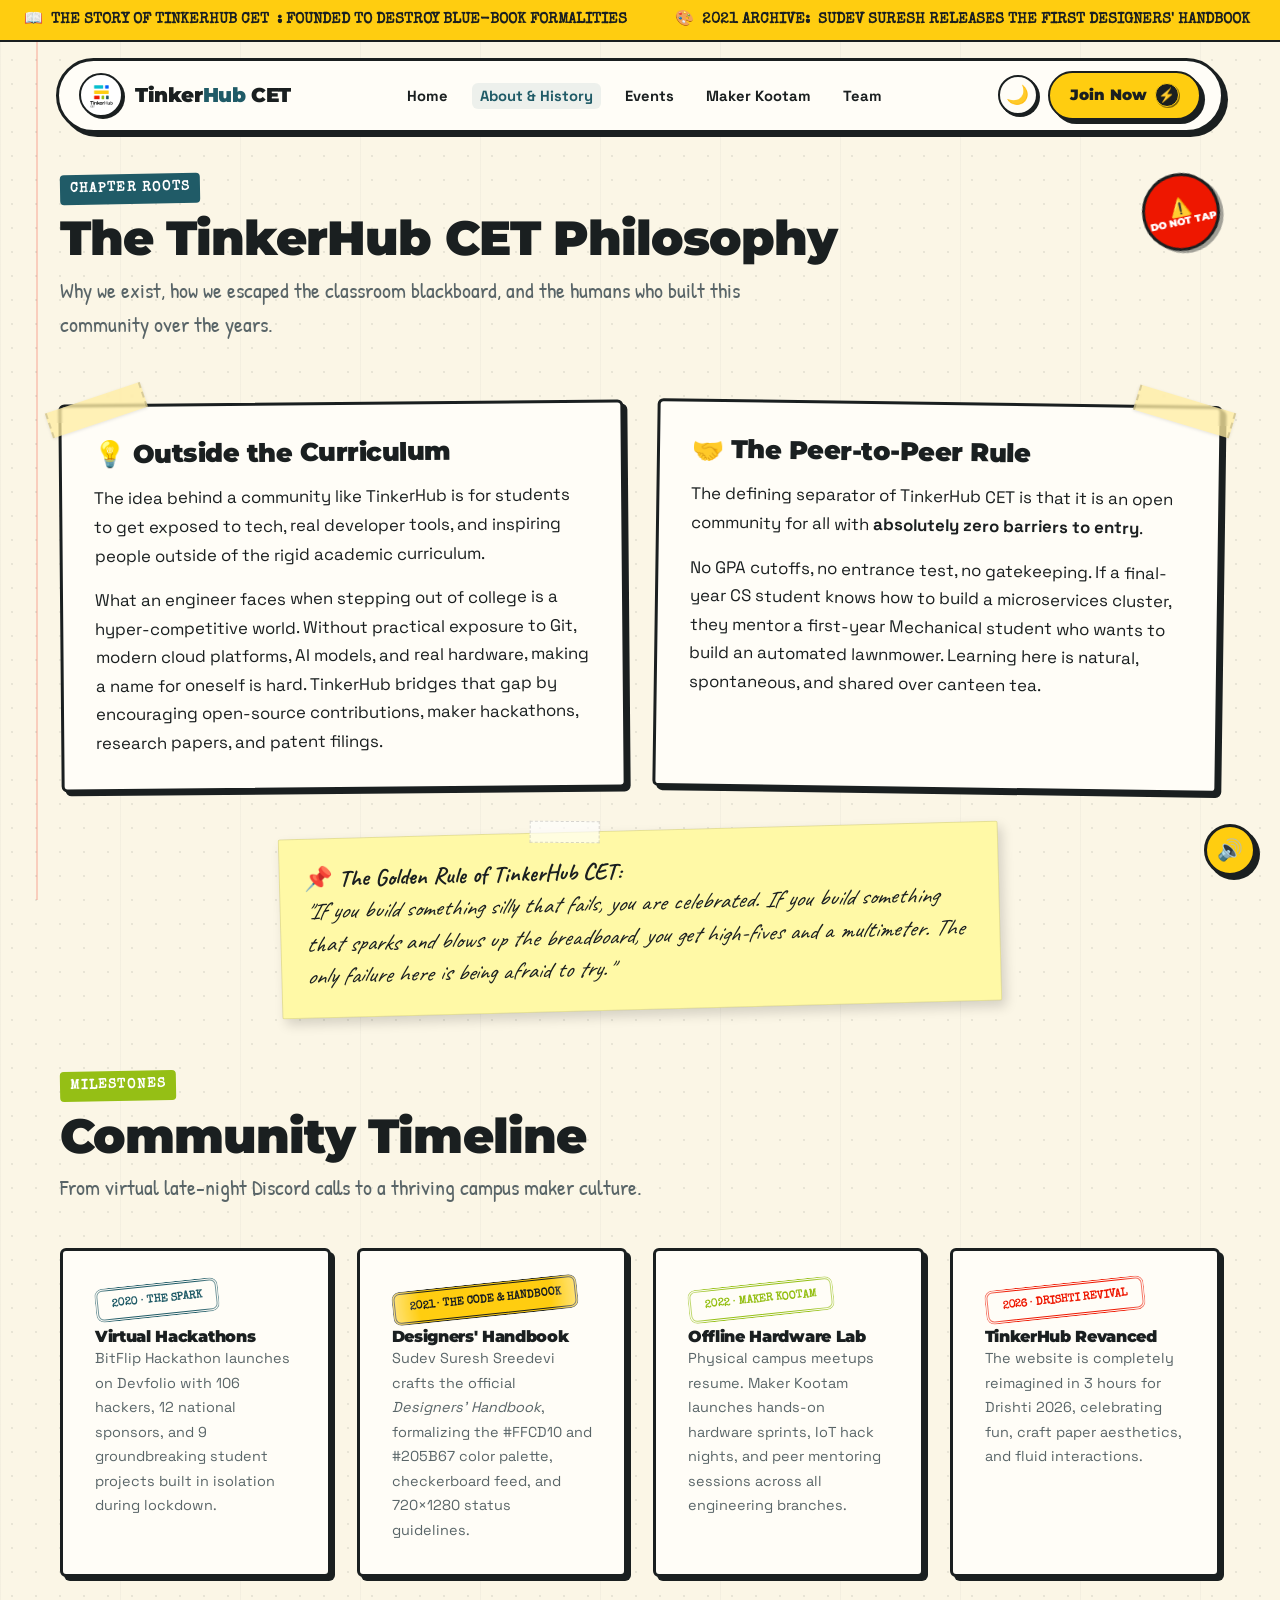
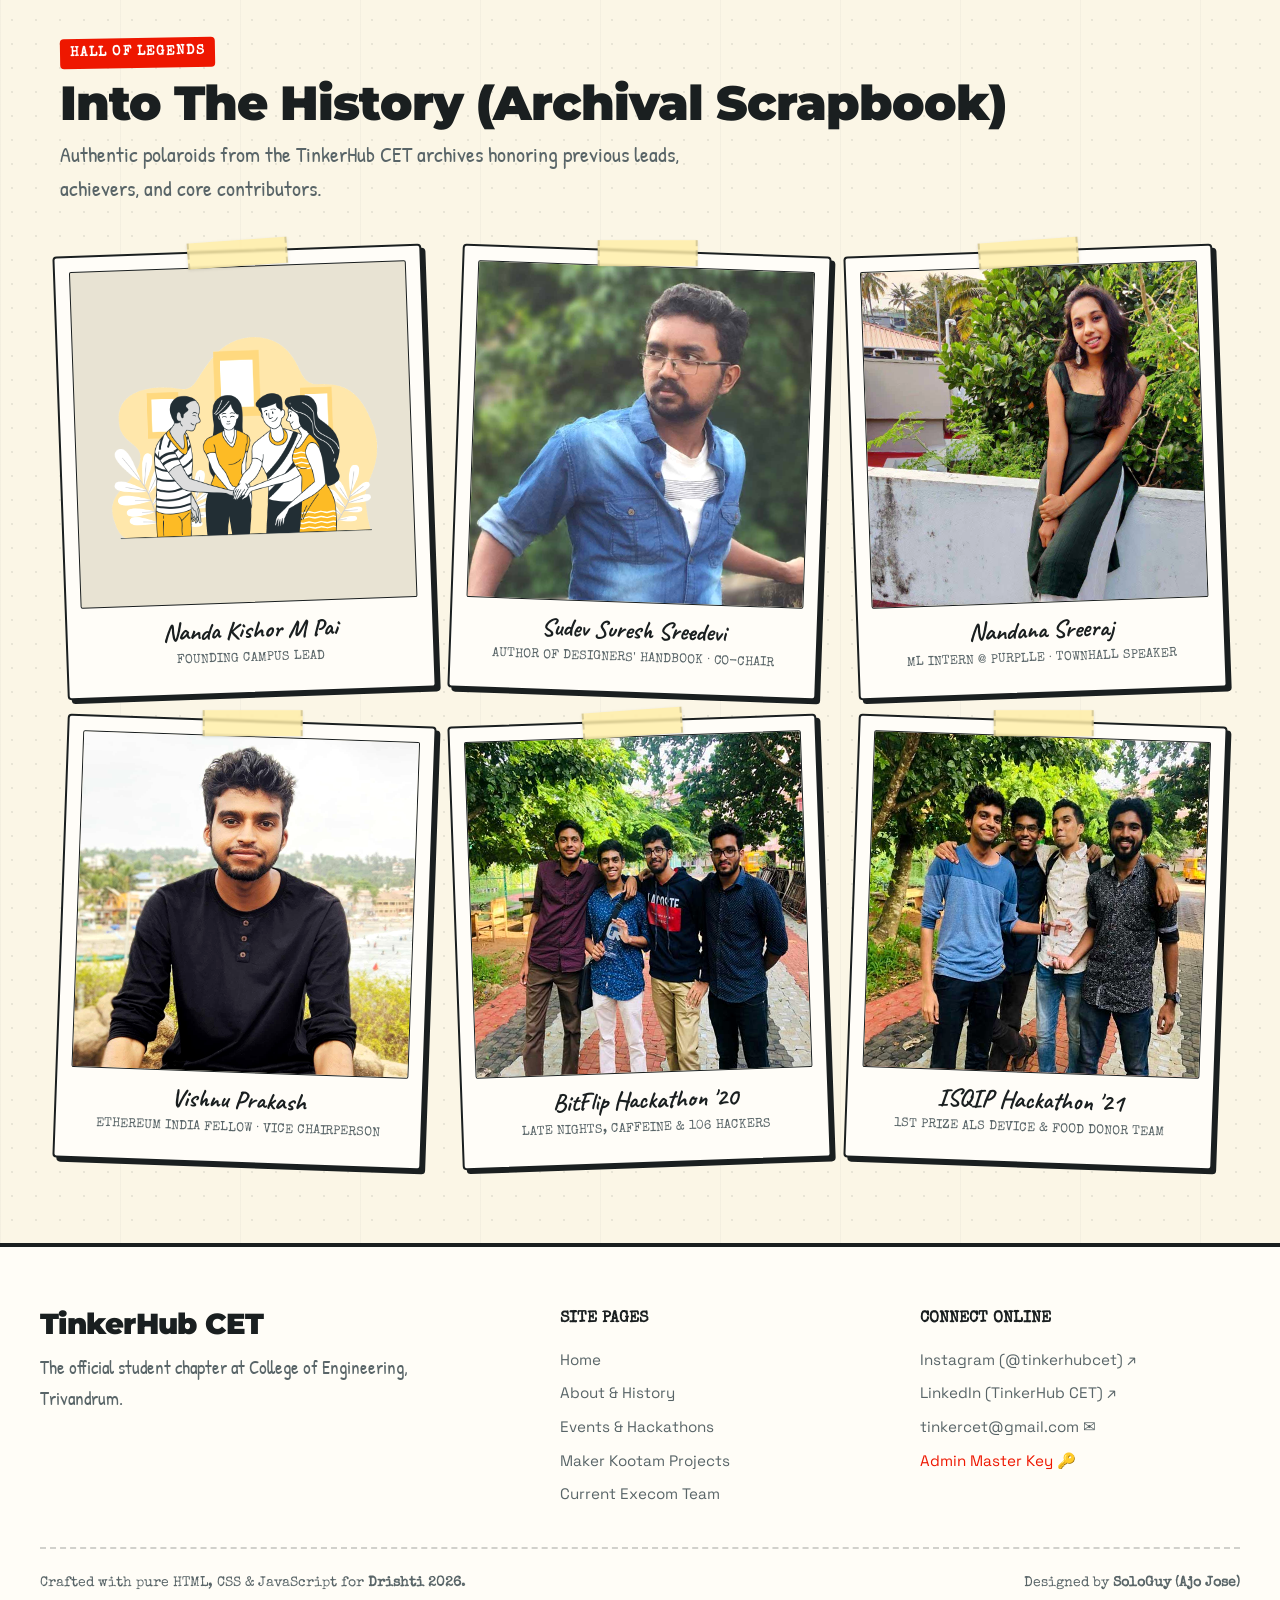
<file: about.html>
<!DOCTYPE html>
<html lang="en">
<head>
  <meta charset="UTF-8">
  <meta name="viewport" content="width=device-width, initial-scale=1.0">
  <meta name="theme-color" content="#FBF6E6">
  <title>About & History · TinkerHub CET</title>
  
  <link rel="preconnect" href="https://fonts.googleapis.com">
  <link rel="preconnect" href="https://fonts.gstatic.com" crossorigin>
  <link href="https://fonts.googleapis.com/css2?family=Instrument+Serif:ital@0;1&family=Caveat:wght@600;700&family=Montserrat:wght@400;700;800;900&family=Patrick+Hand&family=Space+Grotesk:wght@500;700&family=Special+Elite&display=swap" rel="stylesheet">
  
  <link rel="icon" href="assets/images/tinkLogo.png" type="image/png">
  <link rel="stylesheet" href="styles.css">
</head>
<body>

  <div id="scroll-progress-bar" aria-hidden="true"></div>
  <div class="notebook-margin-line" aria-hidden="true"></div>

  <!-- Emergency Anti-Gravity Reset Banner -->
  <div id="antigravity-reset-banner" class="antigravity-banner" style="display:none; position:fixed; top:12px; left:50%; transform:translateX(-50%); z-index:99999; background:var(--tinker-red); color:white; padding:12px 24px; border-radius:50px; border:3px solid #1A1F20; box-shadow:5px 5px 0px #1A1F20, 0 10px 30px rgba(0,0,0,0.3); align-items:center; gap:16px;">
    <span class="gravity-fucked-text">
      <span>🚨</span>
      <span class="g-word">
        <span class="g-char" style="--rot:-10deg; --y:-2px;">L</span><span class="g-char" style="--rot:14deg; --y:3px;">O</span><span class="g-char" style="--rot:-18deg; --y:-4px;">O</span><span class="g-char" style="--rot:8deg; --y:2px;">K</span><span class="g-char" style="--rot:22deg; --y:4px;">,</span>
      </span>
      <span class="g-word">
        <span class="g-char" style="--rot:16deg; --y:-3px;">G</span><span class="g-char" style="--rot:-14deg; --y:2px;">R</span><span class="g-char" style="--rot:10deg; --y:-4px;">A</span><span class="g-char" style="--rot:-20deg; --y:3px;">V</span><span class="g-char" style="--rot:18deg; --y:-2px;">I</span><span class="g-char" style="--rot:-8deg; --y:4px;">T</span><span class="g-char" style="--rot:12deg; --y:-3px;">Y</span>
      </span>
      <span class="g-word">
        <span class="g-char" style="--rot:-15deg; --y:3px;">F</span><span class="g-char" style="--rot:20deg; --y:-4px;">U</span><span class="g-char" style="--rot:-12deg; --y:2px;">C</span><span class="g-char" style="--rot:16deg; --y:-3px;">K</span><span class="g-char" style="--rot:-18deg; --y:4px;">E</span><span class="g-char" style="--rot:10deg; --y:-2px;">D</span>
      </span>
      <span class="g-word">
        <span class="g-char" style="--rot:-22deg; --y:-4px;">U</span><span class="g-char" style="--rot:25deg; --y:3px;">P</span><span class="g-char g-upside-down" style="--rot:180deg; --y:0px;">!</span>
      </span>
    </span>
    <button id="btn-reset-gravity" class="btn-fun btn-yellow" style="padding:6px 14px; font-size:0.85rem; box-shadow:3px 3px 0px #1A1F20;">
      Fix Gravity Now 🧲
    </button>
  </div>

  <!-- Announcement Ticker -->
  <div class="announcement-ticker">
    <div class="ticker-track">
      <div class="ticker-item">📖 <strong>THE STORY OF TINKERHUB CET</strong>: FOUNDED TO DESTROY BLUE-BOOK FORMALITIES</div>
      <div class="ticker-item">🎨 <strong>2021 ARCHIVE:</strong> SUDEV SURESH RELEASES THE FIRST DESIGNERS' HANDBOOK</div>
      <div class="ticker-item">💡 <strong>PEER LEARNING:</strong> NO GATEKEEPING, ALL BRANCHES WELCOME</div>
      <!-- Duplicate -->
      <div class="ticker-item">📖 <strong>THE STORY OF TINKERHUB CET</strong>: FOUNDED TO DESTROY BLUE-BOOK FORMALITIES</div>
      <div class="ticker-item">🎨 <strong>2021 ARCHIVE:</strong> SUDEV SURESH RELEASES THE FIRST DESIGNERS' HANDBOOK</div>
      <div class="ticker-item">💡 <strong>PEER LEARNING:</strong> NO GATEKEEPING, ALL BRANCHES WELCOME</div>
    </div>
  </div>

  <!-- Navbar -->
  <div class="navbar-wrapper">
    <nav class="site-navbar">
      <a href="index.html" class="nav-brand">
        <div class="nav-logo-box">
          <img src="assets/images/tinkLogo.png" alt="TinkerHub CET Logo">
        </div>
        <div class="brand-text">Tinker<span>Hub</span> CET</div>
      </a>
      <button id="mobile-nav-toggle-btn" class="mobile-nav-toggle">☰</button>
      <ul class="nav-links">
        <li><a href="index.html" class="nav-link">Home</a></li>
        <li><a href="about.html" class="nav-link active">About & History</a></li>
        <li><a href="events.html" class="nav-link">Events</a></li>
        <li><a href="projects.html" class="nav-link">Maker Kootam</a></li>
        <li><a href="team.html" class="nav-link">Team</a></li>
      </ul>
      <div class="nav-actions">
        <button id="theme-toggle-btn" class="btn-icon-round">🌙</button>
        <a href="https://tinyurl.com/tinkerhubcet" target="_blank" rel="noopener noreferrer" class="btn-fun btn-yellow btn-join-now">
          Join Now <span class="emoji-dark-pill">⚡</span>
        </a>
      </div>
    </nav>
  </div>

  <!-- Page Header -->
  <header class="content-section" style="margin-top: 40px; margin-bottom: 20px; position: relative;">
    <div class="sticker sticker-round trigger-antigravity" style="top: 0px; right: 20px; background: var(--tinker-red); color: white; transform: rotate(-12deg); cursor: pointer;" title="Warning: Do not tap!">
      <span style="font-size:1.1rem;">⚠️</span>
      <span style="font-size:0.62rem;">DO NOT TAP</span>
    </div>
    <span class="section-tag">Chapter Roots</span>
    <h1 class="section-title">The TinkerHub CET Philosophy</h1>
    <p class="section-subtitle">
      Why we exist, how we escaped the classroom blackboard, and the humans who built this community over the years.
    </p>
  </header>

  <!-- About Grid -->
  <section class="content-section reveal-on-scroll">
    <div class="about-grid">
      <div class="craft-card" style="transform: rotate(-0.5deg);">
        <div class="washi-tape washi-tape-left"></div>
        <h3>💡 Outside the Curriculum</h3>
        <p>
          The idea behind a community like TinkerHub is for students to get exposed to tech, real developer tools, and inspiring people outside of the rigid academic curriculum.
        </p>
        <p>
          What an engineer faces when stepping out of college is a hyper-competitive world. Without practical exposure to Git, modern cloud platforms, AI models, and real hardware, making a name for oneself is hard. TinkerHub bridges that gap by encouraging open-source contributions, maker hackathons, research papers, and patent filings.
        </p>
      </div>

      <div class="craft-card" style="transform: rotate(0.8deg);">
        <div class="washi-tape washi-tape-right"></div>
        <h3>🤝 The Peer-to-Peer Rule</h3>
        <p>
          The defining separator of TinkerHub CET is that it is an open community for all with <strong>absolutely zero barriers to entry</strong>.
        </p>
        <p>
          No GPA cutoffs, no entrance test, no gatekeeping. If a final-year CS student knows how to build a microservices cluster, they mentor a first-year Mechanical student who wants to build an automated lawnmower. Learning here is natural, spontaneous, and shared over canteen tea.
        </p>
      </div>
    </div>

    <div style="max-width: 720px; margin: 40px auto 0;">
      <div class="sticky-note">
        📌 <strong>The Golden Rule of TinkerHub CET:</strong><br>
        <em>"If you build something silly that fails, you are celebrated. If you build something that sparks and blows up the breadboard, you get high-fives and a multimeter. The only failure here is being afraid to try."</em>
      </div>
    </div>
  </section>

  <!-- Interactive Timeline -->
  <section class="content-section reveal-on-scroll">
    <div class="section-header">
      <span class="section-tag" style="background: var(--tinker-green);">Milestones</span>
      <h2 class="section-title">Community Timeline</h2>
      <p class="section-subtitle">From virtual late-night Discord calls to a thriving campus maker culture.</p>
    </div>

    <div class="history-scrapbook" style="grid-template-columns: repeat(auto-fit, minmax(250px, 1fr));">
      <div class="craft-card">
        <span class="stamp stamp-teal" style="font-size:0.7rem; margin-bottom:10px;">2020 · THE SPARK</span>
        <h4>Virtual Hackathons</h4>
        <p style="font-size:0.9rem; color:var(--ink-muted);">
          BitFlip Hackathon launches on Devfolio with 106 hackers, 12 national sponsors, and 9 groundbreaking student projects built in isolation during lockdown.
        </p>
      </div>

      <div class="craft-card">
        <span class="stamp stamp-yellow" style="font-size:0.7rem; margin-bottom:10px; color:var(--tinker-black); border-color:var(--tinker-black); background:var(--tinker-yellow);">2021 · THE CODE & HANDBOOK</span>
        <h4>Designers' Handbook</h4>
        <p style="font-size:0.9rem; color:var(--ink-muted);">
          Sudev Suresh Sreedevi crafts the official <em>Designers' Handbook</em>, formalizing the #FFCD10 and #205B67 color palette, checkerboard feed, and 720×1280 status guidelines.
        </p>
      </div>

      <div class="craft-card">
        <span class="stamp stamp-green" style="font-size:0.7rem; margin-bottom:10px;">2022 · MAKER KOOTAM</span>
        <h4>Offline Hardware Lab</h4>
        <p style="font-size:0.9rem; color:var(--ink-muted);">
          Physical campus meetups resume. Maker Kootam launches hands-on hardware sprints, IoT hack nights, and peer mentoring sessions across all engineering branches.
        </p>
      </div>

      <div class="craft-card">
        <span class="stamp stamp-red" style="font-size:0.7rem; margin-bottom:10px;">2026 · DRISHTI REVIVAL</span>
        <h4>TinkerHub Revanced</h4>
        <p style="font-size:0.9rem; color:var(--ink-muted);">
          The website is completely reimagined in 3 hours for Drishti 2026, celebrating fun, craft paper aesthetics, and fluid interactions.
        </p>
      </div>
    </div>
  </section>

  <!-- ARCHIVAL POLAROID SCRAPBOOK ("Into the History") -->
  <section class="content-section reveal-on-scroll">
    <div class="section-header">
      <span class="section-tag" style="background: var(--tinker-red); color: white;">Hall of Legends</span>
      <h2 class="section-title">Into The History (Archival Scrapbook)</h2>
      <p class="section-subtitle">
        Authentic polaroids from the TinkerHub CET archives honoring previous leads, achievers, and core contributors.
      </p>
    </div>

    <div class="history-scrapbook">
      <!-- Nanda Kishor M Pai -->
      <div class="polaroid-card">
        <div class="washi-tape washi-tape-top"></div>
        <div class="polaroid-img-wrapper">
          <img src="assets/images/team.png" alt="TinkerHub CET Community">
        </div>
        <div class="polaroid-caption">Nanda Kishor M Pai</div>
        <div class="polaroid-role">Founding Campus Lead</div>
      </div>

      <!-- Sudev Suresh Sreedevi -->
      <div class="polaroid-card">
        <div class="washi-tape washi-tape-top"></div>
        <div class="polaroid-img-wrapper">
          <img src="assets/images/sudev.jpg" alt="Sudev Suresh Sreedevi">
        </div>
        <div class="polaroid-caption">Sudev Suresh Sreedevi</div>
        <div class="polaroid-role">Author of Designers' Handbook · Co-Chair</div>
      </div>

      <!-- Nandana Sreeraj -->
      <div class="polaroid-card">
        <div class="washi-tape washi-tape-top"></div>
        <div class="polaroid-img-wrapper">
          <img src="assets/images/nandanasree.jpg" alt="Nandana Sreeraj">
        </div>
        <div class="polaroid-caption">Nandana Sreeraj</div>
        <div class="polaroid-role">ML Intern @ Purplle · Townhall Speaker</div>
      </div>

      <!-- Vishnu Prakash -->
      <div class="polaroid-card">
        <div class="washi-tape washi-tape-top"></div>
        <div class="polaroid-img-wrapper">
          <img src="assets/images/vishnu.jpg" alt="Vishnu Prakash">
        </div>
        <div class="polaroid-caption">Vishnu Prakash</div>
        <div class="polaroid-role">Ethereum India Fellow · Vice Chairperson</div>
      </div>

      <!-- BitFlip Hackathon Crew -->
      <div class="polaroid-card">
        <div class="washi-tape washi-tape-top"></div>
        <div class="polaroid-img-wrapper">
          <img src="assets/images/hackthon_1.jpg" alt="Hackathon Moments">
        </div>
        <div class="polaroid-caption">BitFlip Hackathon '20</div>
        <div class="polaroid-role">Late nights, caffeine & 106 hackers</div>
      </div>

      <!-- ISQIP Hackathon -->
      <div class="polaroid-card">
        <div class="washi-tape washi-tape-top"></div>
        <div class="polaroid-img-wrapper">
          <img src="assets/images/hackthon_2.jpg" alt="Offline Tinkering">
        </div>
        <div class="polaroid-caption">ISQIP Hackathon '21</div>
        <div class="polaroid-role">1st Prize ALS device & Food donor team</div>
      </div>
    </div>
  </section>

  <!-- PRANK MODALS INCLUDE -->
  <div id="prank-ktu-modal" class="prank-modal-overlay">
    <div class="ktu-panic-box">
      <div class="ktu-warning-stripes"></div>
      <h3 style="font-family: var(--font-display); font-size: 1.6rem; color: var(--tinker-red); margin-bottom: 12px;">⚠️ KTU PORTAL ACADEMIC SHORTAGE ALERT</h3>
      <p style="font-family: var(--font-typewriter); font-size: 0.95rem; line-height: 1.6; margin-bottom: 20px;">
        Your attendance in <em>"Solid Thermodynamics"</em> has plunged to <strong>41.2%</strong>.
      </p>
      <div style="display: flex; gap: 12px; justify-content: center; flex-wrap: wrap;">
        <button id="btn-bribe-dean" class="btn-fun btn-red">Bribe Dean with Canteen Samosa 🥟</button>
        <button id="btn-run-mech" class="btn-fun btn-white">Flee to Mechanical Lab 🏃💨</button>
      </div>
    </div>
  </div>

  <div id="prank-matrix-modal" class="prank-modal-overlay">
    <div class="matrix-terminal-box">
      <div class="terminal-header">
        <span>root@tinkerhub-cet:~# /opt/scripts/bypass_ktu_grades.sh</span>
        <button id="btn-matrix-close" style="background:none; border:none; color:#00FF66; font-family:monospace; font-size:1.2rem; cursor:pointer;">[X]</button>
      </div>
      <div id="matrix-terminal-stream" class="terminal-stream"></div>
      <div style="text-align: right; margin-top: 12px;">
        <button class="btn-fun btn-green" onclick="document.getElementById('btn-matrix-close').click();" style="font-size:0.8rem; padding: 4px 12px;">I Understand, I Will Study Now 🫡</button>
      </div>
    </div>
  </div>

  <div id="rickroll-overlay" class="prank-modal-overlay">
    <div class="retro-tv">
      <button id="tv-close-btn" class="tv-close-btn">✕</button>
      <div class="tv-screen"><img src="assets/images/rick.gif" alt="Rick Astley"></div>
      <div class="rick-marquee">YOU'VE BEEN TINKER-ROLLED! 🕺</div>
      <div class="rick-subtext">Rick Astley honors your curiosity! Now get back to coding!</div>
      <button class="btn-fun btn-yellow" onclick="document.getElementById('tv-close-btn').click();">Back to TinkerHub 😎</button>
    </div>
  </div>

  <button id="sound-toggle-btn" class="sound-toggle-btn" title="Toggle Sound FX">🔊</button>
  <canvas id="confetti-canvas"></canvas>

  <!-- Footer -->
  <footer class="site-footer">
    <div class="footer-container">
      <div class="footer-top-grid">
        <div class="footer-brand">
          <h4>TinkerHub CET</h4>
          <p>The official student chapter at College of Engineering, Trivandrum.</p>
        </div>
        <div class="footer-col">
          <h5>Site Pages</h5>
          <ul class="footer-links-list">
            <li><a href="index.html">Home</a></li>
            <li><a href="about.html">About & History</a></li>
            <li><a href="events.html">Events & Hackathons</a></li>
            <li><a href="projects.html">Maker Kootam Projects</a></li>
            <li><a href="team.html">Current Execom Team</a></li>
          </ul>
        </div>
        <div class="footer-col">
          <h5>Connect Online</h5>
          <ul class="footer-links-list">
            <li><a href="https://instagram.com/tinkerhubcet" target="_blank" rel="noopener noreferrer">Instagram (@tinkerhubcet) ↗</a></li>
            <li><a href="https://www.linkedin.com/company/74303785/" target="_blank" rel="noopener noreferrer">LinkedIn (TinkerHub CET) ↗</a></li>
            <li><a href="mailto:tinkercet@gmail.com">tinkercet@gmail.com ✉️</a></li>
            <li><a href="#" class="trigger-rickroll" style="color: var(--tinker-red);">Admin Master Key 🔑</a></li>
          </ul>
        </div>
      </div>
      <div class="footer-bottom-bar">
        <div>Crafted with pure HTML, CSS & JavaScript for <strong>Drishti 2026</strong>.</div>
        <div>Designed by <strong>SoloGuy (Ajo Jose)</strong></div>
      </div>
    </div>
  </footer>

  <script src="script.js"></script>
</body>
</html>
</file>
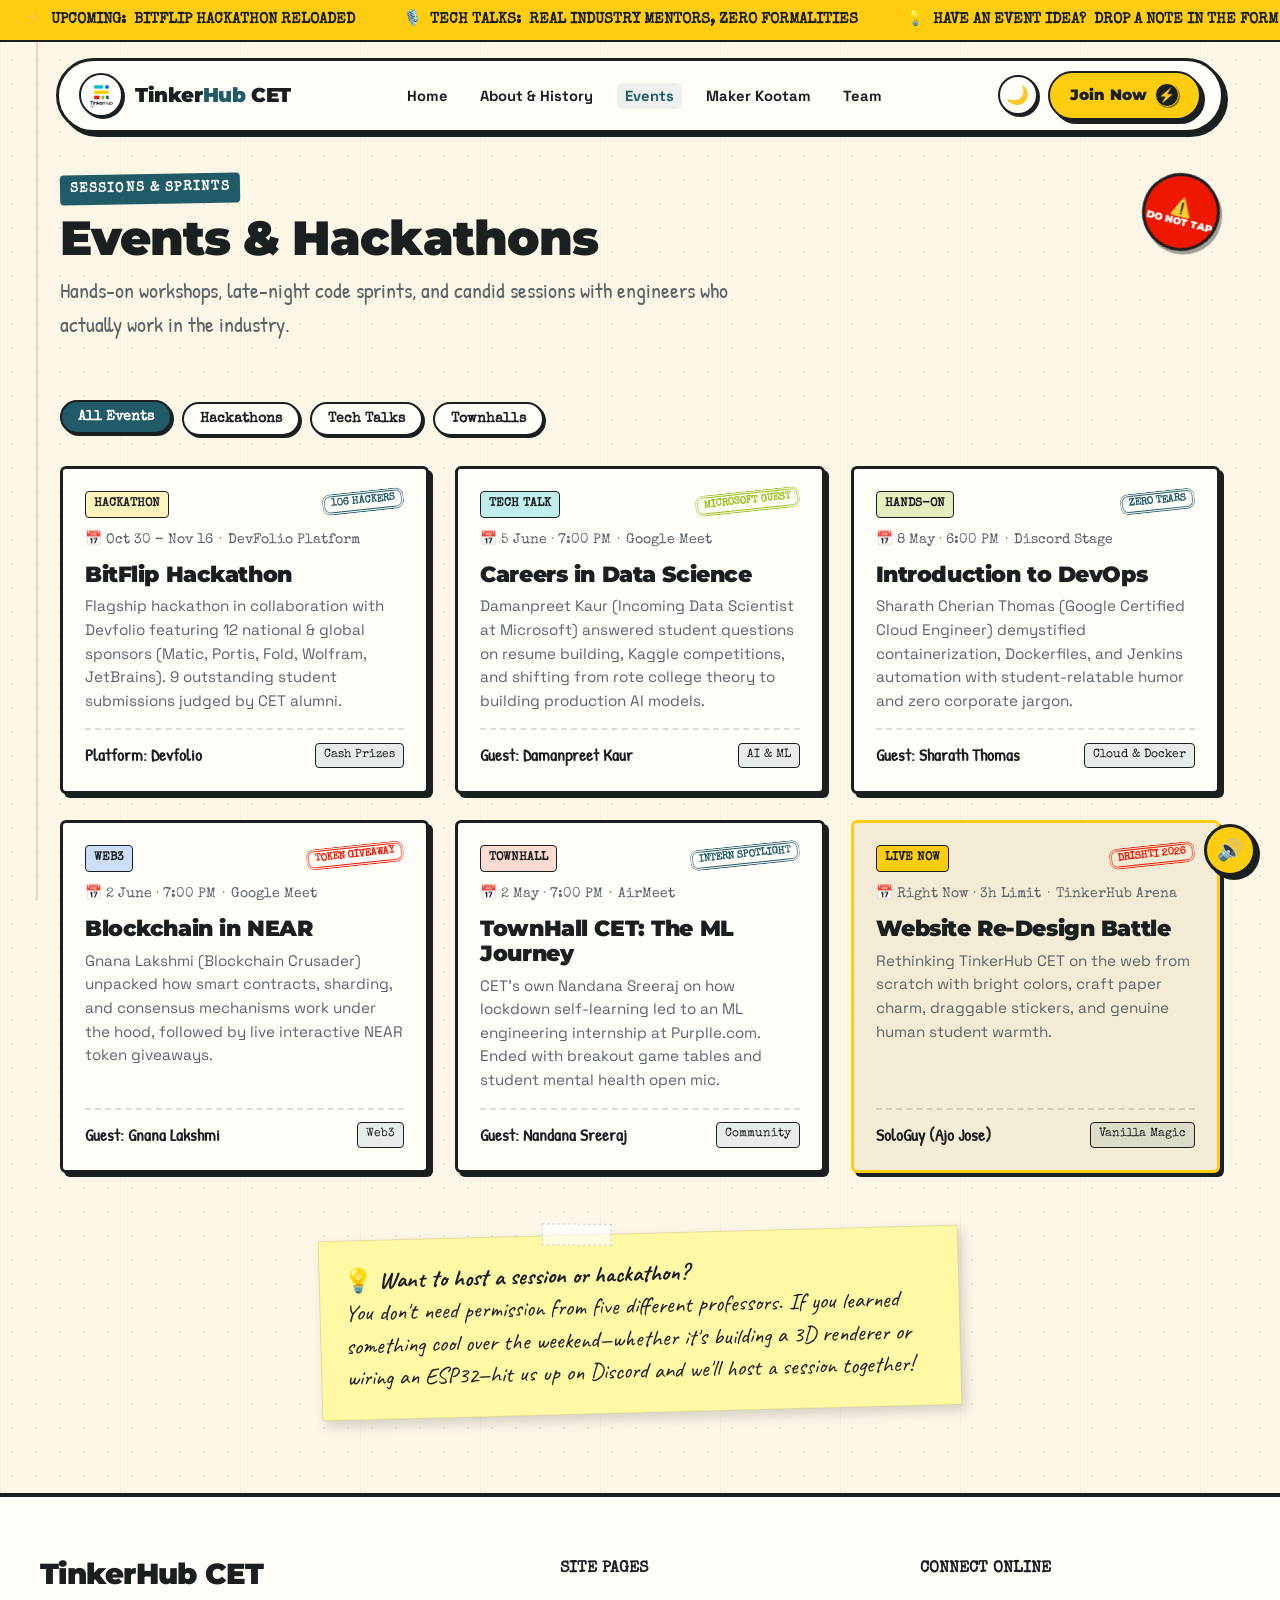
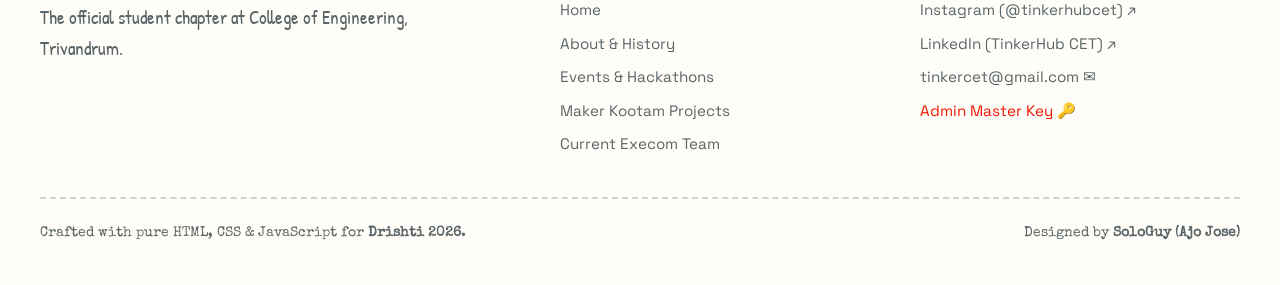
<file: events.html>
<!DOCTYPE html>
<html lang="en">
<head>
  <meta charset="UTF-8">
  <meta name="viewport" content="width=device-width, initial-scale=1.0">
  <meta name="theme-color" content="#FBF6E6">
  <title>Events & Activities · TinkerHub CET</title>
  
  <link rel="preconnect" href="https://fonts.googleapis.com">
  <link rel="preconnect" href="https://fonts.gstatic.com" crossorigin>
  <link href="https://fonts.googleapis.com/css2?family=Instrument+Serif:ital@0;1&family=Caveat:wght@600;700&family=Montserrat:wght@400;700;800;900&family=Patrick+Hand&family=Space+Grotesk:wght@500;700&family=Special+Elite&display=swap" rel="stylesheet">
  
  <link rel="icon" href="assets/images/tinkLogo.png" type="image/png">
  <link rel="stylesheet" href="styles.css">
</head>
<body>

  <div id="scroll-progress-bar" aria-hidden="true"></div>
  <div class="notebook-margin-line" aria-hidden="true"></div>

  <!-- Emergency Anti-Gravity Reset Banner -->
  <div id="antigravity-reset-banner" class="antigravity-banner" style="display:none; position:fixed; top:12px; left:50%; transform:translateX(-50%); z-index:99999; background:var(--tinker-red); color:white; padding:12px 24px; border-radius:50px; border:3px solid #1A1F20; box-shadow:5px 5px 0px #1A1F20, 0 10px 30px rgba(0,0,0,0.3); align-items:center; gap:16px;">
    <span class="gravity-fucked-text">
      <span>🚨</span>
      <span class="g-word">
        <span class="g-char" style="--rot:-10deg; --y:-2px;">L</span><span class="g-char" style="--rot:14deg; --y:3px;">O</span><span class="g-char" style="--rot:-18deg; --y:-4px;">O</span><span class="g-char" style="--rot:8deg; --y:2px;">K</span><span class="g-char" style="--rot:22deg; --y:4px;">,</span>
      </span>
      <span class="g-word">
        <span class="g-char" style="--rot:16deg; --y:-3px;">G</span><span class="g-char" style="--rot:-14deg; --y:2px;">R</span><span class="g-char" style="--rot:10deg; --y:-4px;">A</span><span class="g-char" style="--rot:-20deg; --y:3px;">V</span><span class="g-char" style="--rot:18deg; --y:-2px;">I</span><span class="g-char" style="--rot:-8deg; --y:4px;">T</span><span class="g-char" style="--rot:12deg; --y:-3px;">Y</span>
      </span>
      <span class="g-word">
        <span class="g-char" style="--rot:-15deg; --y:3px;">F</span><span class="g-char" style="--rot:20deg; --y:-4px;">U</span><span class="g-char" style="--rot:-12deg; --y:2px;">C</span><span class="g-char" style="--rot:16deg; --y:-3px;">K</span><span class="g-char" style="--rot:-18deg; --y:4px;">E</span><span class="g-char" style="--rot:10deg; --y:-2px;">D</span>
      </span>
      <span class="g-word">
        <span class="g-char" style="--rot:-22deg; --y:-4px;">U</span><span class="g-char" style="--rot:25deg; --y:3px;">P</span><span class="g-char g-upside-down" style="--rot:180deg; --y:0px;">!</span>
      </span>
    </span>
    <button id="btn-reset-gravity" class="btn-fun btn-yellow" style="padding:6px 14px; font-size:0.85rem; box-shadow:3px 3px 0px #1A1F20;">
      Fix Gravity Now 🧲
    </button>
  </div>

  <!-- Announcement Ticker -->
  <div class="announcement-ticker">
    <div class="ticker-track">
      <div class="ticker-item">⚡ <strong>UPCOMING:</strong> BITFLIP HACKATHON RELOADED</div>
      <div class="ticker-item">🎙️ <strong>TECH TALKS:</strong> REAL INDUSTRY MENTORS, ZERO FORMALITIES</div>
      <div class="ticker-item">💡 <strong>HAVE AN EVENT IDEA?</strong> DROP A NOTE IN THE FORM BELOW</div>
      <!-- Duplicate -->
      <div class="ticker-item">⚡ <strong>UPCOMING:</strong> BITFLIP HACKATHON RELOADED</div>
      <div class="ticker-item">🎙️ <strong>TECH TALKS:</strong> REAL INDUSTRY MENTORS, ZERO FORMALITIES</div>
      <div class="ticker-item">💡 <strong>HAVE AN EVENT IDEA?</strong> DROP A NOTE IN THE FORM BELOW</div>
    </div>
  </div>

  <!-- Navbar -->
  <div class="navbar-wrapper">
    <nav class="site-navbar">
      <a href="index.html" class="nav-brand">
        <div class="nav-logo-box">
          <img src="assets/images/tinkLogo.png" alt="TinkerHub CET Logo">
        </div>
        <div class="brand-text">Tinker<span>Hub</span> CET</div>
      </a>
      <button id="mobile-nav-toggle-btn" class="mobile-nav-toggle">☰</button>
      <ul class="nav-links">
        <li><a href="index.html" class="nav-link">Home</a></li>
        <li><a href="about.html" class="nav-link">About & History</a></li>
        <li><a href="events.html" class="nav-link active">Events</a></li>
        <li><a href="projects.html" class="nav-link">Maker Kootam</a></li>
        <li><a href="team.html" class="nav-link">Team</a></li>
      </ul>
      <div class="nav-actions">
        <button id="theme-toggle-btn" class="btn-icon-round">🌙</button>
        <a href="https://tinyurl.com/tinkerhubcet" target="_blank" rel="noopener noreferrer" class="btn-fun btn-yellow btn-join-now">
          Join Now <span class="emoji-dark-pill">⚡</span>
        </a>
      </div>
    </nav>
  </div>

  <!-- Page Header -->
  <header class="content-section" style="margin-top: 40px; margin-bottom: 20px; position: relative;">
    <div class="sticker sticker-round trigger-antigravity" style="top: 0px; right: 20px; background: var(--tinker-red); color: white; transform: rotate(14deg); cursor: pointer;" title="Warning: Do not tap!">
      <span style="font-size:1.1rem;">⚠️</span>
      <span style="font-size:0.62rem;">DO NOT TAP</span>
    </div>
    <span class="section-tag">Sessions & Sprints</span>
    <h1 class="section-title">Events & Hackathons</h1>
    <p class="section-subtitle">
      Hands-on workshops, late-night code sprints, and candid sessions with engineers who actually work in the industry.
    </p>
  </header>

  <!-- Filter Bar -->
  <section class="content-section">
    <div class="events-filter-bar">
      <button class="filter-btn active" data-filter="all">All Events</button>
      <button class="filter-btn" data-filter="hackathon">Hackathons</button>
      <button class="filter-btn" data-filter="talk">Tech Talks</button>
      <button class="filter-btn" data-filter="townhall">Townhalls</button>
    </div>

    <div class="events-grid">
      <!-- BitFlip Hackathon -->
      <article class="event-card reveal-on-scroll" data-category="hackathon">
        <div class="event-card-header">
          <span class="event-type-badge" style="background: rgba(255, 205, 16, 0.25);">Hackathon</span>
          <span class="stamp stamp-teal" style="font-size: 0.65rem; padding: 2px 6px;">106 HACKERS</span>
        </div>
        <div class="event-date-row">
          <span>📅 Oct 30 – Nov 16</span> · <span>DevFolio Platform</span>
        </div>
        <h3 class="event-card-title">BitFlip Hackathon</h3>
        <p class="event-card-desc">
          Flagship hackathon in collaboration with Devfolio featuring 12 national & global sponsors (Matic, Portis, Fold, Wolfram, JetBrains). 9 outstanding student submissions judged by CET alumni.
        </p>
        <div class="event-meta-footer">
          <span class="event-speaker">Platform: Devfolio</span>
          <span class="tech-pill">Cash Prizes</span>
        </div>
      </article>

      <!-- Careers in Data Science -->
      <article class="event-card reveal-on-scroll" data-category="talk">
        <div class="event-card-header">
          <span class="event-type-badge" style="background: rgba(5, 191, 206, 0.25);">Tech Talk</span>
          <span class="stamp stamp-green" style="font-size: 0.65rem; padding: 2px 6px;">MICROSOFT GUEST</span>
        </div>
        <div class="event-date-row">
          <span>📅 5 June · 7:00 PM</span> · <span>Google Meet</span>
        </div>
        <h3 class="event-card-title">Careers in Data Science</h3>
        <p class="event-card-desc">
          Damanpreet Kaur (Incoming Data Scientist at Microsoft) answered student questions on resume building, Kaggle competitions, and shifting from rote college theory to building production AI models.
        </p>
        <div class="event-meta-footer">
          <span class="event-speaker">Guest: Damanpreet Kaur</span>
          <span class="tech-pill">AI & ML</span>
        </div>
      </article>

      <!-- Introduction to DevOps -->
      <article class="event-card reveal-on-scroll" data-category="talk">
        <div class="event-card-header">
          <span class="event-type-badge" style="background: rgba(149, 191, 21, 0.25);">Hands-On</span>
          <span class="stamp stamp-teal" style="font-size: 0.65rem; padding: 2px 6px;">ZERO TEARS</span>
        </div>
        <div class="event-date-row">
          <span>📅 8 May · 6:00 PM</span> · <span>Discord Stage</span>
        </div>
        <h3 class="event-card-title">Introduction to DevOps</h3>
        <p class="event-card-desc">
          Sharath Cherian Thomas (Google Certified Cloud Engineer) demystified containerization, Dockerfiles, and Jenkins automation with student-relatable humor and zero corporate jargon.
        </p>
        <div class="event-meta-footer">
          <span class="event-speaker">Guest: Sharath Thomas</span>
          <span class="tech-pill">Cloud & Docker</span>
        </div>
      </article>

      <!-- Blockchain in NEAR -->
      <article class="event-card reveal-on-scroll" data-category="talk">
        <div class="event-card-header">
          <span class="event-type-badge" style="background: rgba(0, 96, 255, 0.2);">Web3</span>
          <span class="stamp stamp-red" style="font-size: 0.65rem; padding: 2px 6px;">TOKEN GIVEAWAY</span>
        </div>
        <div class="event-date-row">
          <span>📅 2 June · 7:00 PM</span> · <span>Google Meet</span>
        </div>
        <h3 class="event-card-title">Blockchain in NEAR</h3>
        <p class="event-card-desc">
          Gnana Lakshmi (Blockchain Crusader) unpacked how smart contracts, sharding, and consensus mechanisms work under the hood, followed by live interactive NEAR token giveaways.
        </p>
        <div class="event-meta-footer">
          <span class="event-speaker">Guest: Gnana Lakshmi</span>
          <span class="tech-pill">Web3</span>
        </div>
      </article>

      <!-- TownHall CET -->
      <article class="event-card reveal-on-scroll" data-category="townhall">
        <div class="event-card-header">
          <span class="event-type-badge" style="background: rgba(238, 23, 0, 0.15);">Townhall</span>
          <span class="stamp stamp-teal" style="font-size: 0.65rem; padding: 2px 6px;">INTERN SPOTLIGHT</span>
        </div>
        <div class="event-date-row">
          <span>📅 2 May · 7:00 PM</span> · <span>AirMeet</span>
        </div>
        <h3 class="event-card-title">TownHall CET: The ML Journey</h3>
        <p class="event-card-desc">
          CET's own Nandana Sreeraj on how lockdown self-learning led to an ML engineering internship at Purplle.com. Ended with breakout game tables and student mental health open mic.
        </p>
        <div class="event-meta-footer">
          <span class="event-speaker">Guest: Nandana Sreeraj</span>
          <span class="tech-pill">Community</span>
        </div>
      </article>

      <!-- Drishti 2026 Re-Design Battle -->
      <article class="event-card reveal-on-scroll" data-category="hackathon" style="border-color: var(--tinker-yellow); background: var(--bg-paper-dark);">
        <div class="event-card-header">
          <span class="event-type-badge" style="background: var(--tinker-yellow); color: var(--tinker-black);">Live Now</span>
          <span class="stamp stamp-red" style="font-size: 0.65rem; padding: 2px 6px;">DRISHTI 2026</span>
        </div>
        <div class="event-date-row">
          <span>📅 Right Now · 3h Limit</span> · <span>TinkerHub Arena</span>
        </div>
        <h3 class="event-card-title">Website Re-Design Battle</h3>
        <p class="event-card-desc">
          Rethinking TinkerHub CET on the web from scratch with bright colors, craft paper charm, draggable stickers, and genuine human student warmth.
        </p>
        <div class="event-meta-footer">
          <span class="event-speaker">SoloGuy (Ajo Jose)</span>
          <span class="tech-pill">Vanilla Magic</span>
        </div>
      </article>
    </div>
  </section>

  <!-- Suggest an Event Interactive Note -->
  <section class="content-section reveal-on-scroll" style="max-width: 680px;">
    <div class="sticky-note">
      💡 <strong>Want to host a session or hackathon?</strong><br>
      You don't need permission from five different professors. If you learned something cool over the weekend—whether it's building a 3D renderer or wiring an ESP32—hit us up on Discord and we'll host a session together!
    </div>
  </section>

  <!-- PRANK MODALS INCLUDE -->
  <div id="prank-ktu-modal" class="prank-modal-overlay">
    <div class="ktu-panic-box">
      <div class="ktu-warning-stripes"></div>
      <h3 style="font-family: var(--font-display); font-size: 1.6rem; color: var(--tinker-red); margin-bottom: 12px;">⚠️ KTU PORTAL ACADEMIC SHORTAGE ALERT</h3>
      <p style="font-family: var(--font-typewriter); font-size: 0.95rem; line-height: 1.6; margin-bottom: 20px;">
        Your attendance in <em>"Thermodynamics"</em> has plunged to <strong>41.2%</strong>.
      </p>
      <div style="display: flex; gap: 12px; justify-content: center; flex-wrap: wrap;">
        <button id="btn-bribe-dean" class="btn-fun btn-red">Bribe Dean with Canteen Samosa 🥟</button>
        <button id="btn-run-mech" class="btn-fun btn-white">Flee to Mechanical Lab 🏃💨</button>
      </div>
    </div>
  </div>

  <div id="prank-matrix-modal" class="prank-modal-overlay">
    <div class="matrix-terminal-box">
      <div class="terminal-header">
        <span>root@tinkerhub-cet:~# /opt/scripts/bypass_ktu_grades.sh</span>
        <button id="btn-matrix-close" style="background:none; border:none; color:#00FF66; font-family:monospace; font-size:1.2rem; cursor:pointer;">[X]</button>
      </div>
      <div id="matrix-terminal-stream" class="terminal-stream"></div>
      <div style="text-align: right; margin-top: 12px;">
        <button class="btn-fun btn-green" onclick="document.getElementById('btn-matrix-close').click();" style="font-size:0.8rem; padding: 4px 12px;">I Understand, I Will Study Now 🫡</button>
      </div>
    </div>
  </div>

  <div id="rickroll-overlay" class="prank-modal-overlay">
    <div class="retro-tv">
      <button id="tv-close-btn" class="tv-close-btn">✕</button>
      <div class="tv-screen"><img src="assets/images/rick.gif" alt="Rick Astley"></div>
      <div class="rick-marquee">YOU'VE BEEN TINKER-ROLLED! 🕺</div>
      <div class="rick-subtext">Rick Astley honors your curiosity! Now get back to coding!</div>
      <button class="btn-fun btn-yellow" onclick="document.getElementById('tv-close-btn').click();">Back to TinkerHub 😎</button>
    </div>
  </div>

  <button id="sound-toggle-btn" class="sound-toggle-btn" title="Toggle Sound FX">🔊</button>
  <canvas id="confetti-canvas"></canvas>

  <!-- Footer -->
  <footer class="site-footer">
    <div class="footer-container">
      <div class="footer-top-grid">
        <div class="footer-brand">
          <h4>TinkerHub CET</h4>
          <p>The official student chapter at College of Engineering, Trivandrum.</p>
        </div>
        <div class="footer-col">
          <h5>Site Pages</h5>
          <ul class="footer-links-list">
            <li><a href="index.html">Home</a></li>
            <li><a href="about.html">About & History</a></li>
            <li><a href="events.html">Events & Hackathons</a></li>
            <li><a href="projects.html">Maker Kootam Projects</a></li>
            <li><a href="team.html">Current Execom Team</a></li>
          </ul>
        </div>
        <div class="footer-col">
          <h5>Connect Online</h5>
          <ul class="footer-links-list">
            <li><a href="https://instagram.com/tinkerhubcet" target="_blank" rel="noopener noreferrer">Instagram (@tinkerhubcet) ↗</a></li>
            <li><a href="https://www.linkedin.com/company/74303785/" target="_blank" rel="noopener noreferrer">LinkedIn (TinkerHub CET) ↗</a></li>
            <li><a href="mailto:tinkercet@gmail.com">tinkercet@gmail.com ✉️</a></li>
            <li><a href="#" class="trigger-rickroll" style="color: var(--tinker-red);">Admin Master Key 🔑</a></li>
          </ul>
        </div>
      </div>
      <div class="footer-bottom-bar">
        <div>Crafted with pure HTML, CSS & JavaScript for <strong>Drishti 2026</strong>.</div>
        <div>Designed by <strong>SoloGuy (Ajo Jose)</strong></div>
      </div>
    </div>
  </footer>

  <script src="script.js"></script>
</body>
</html>
</file>
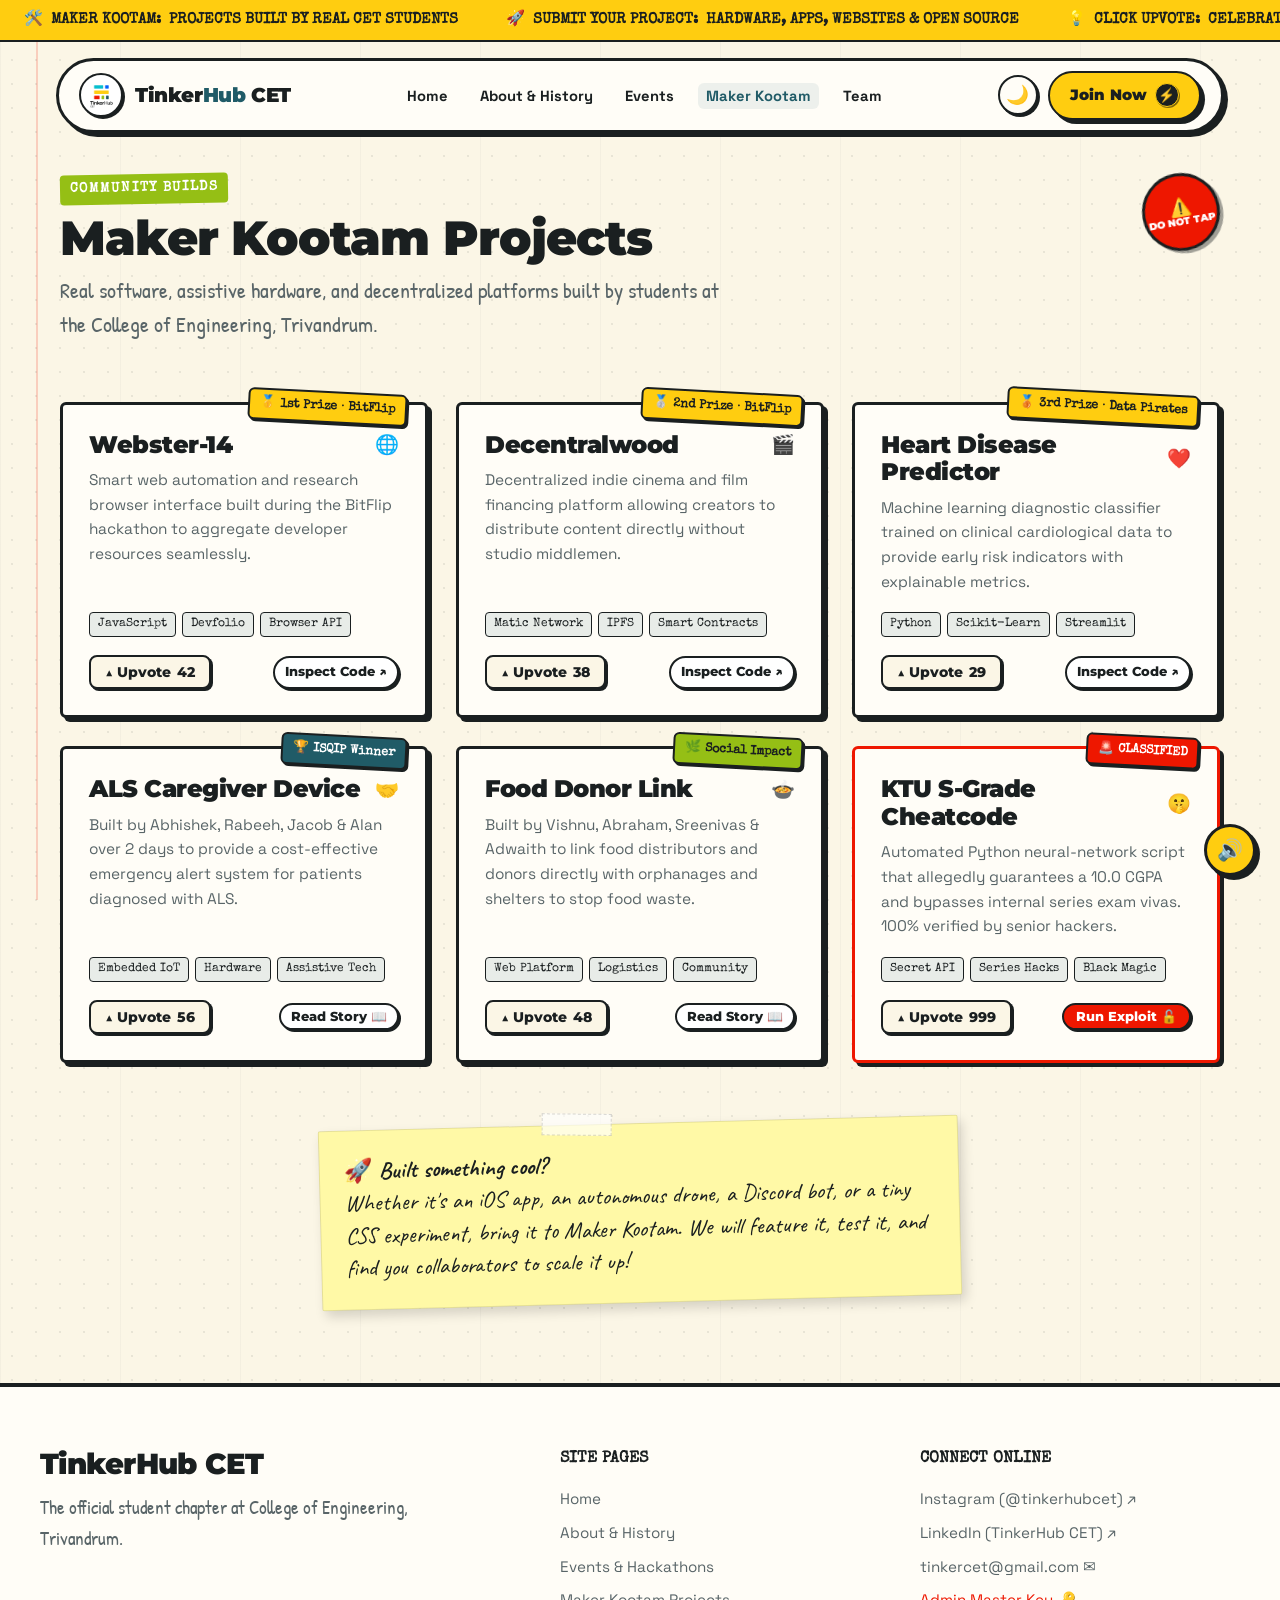
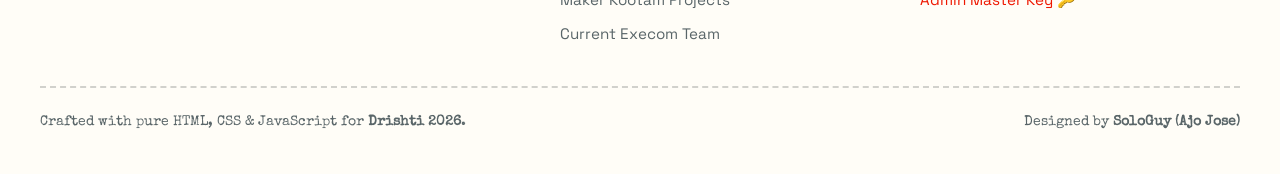
<file: projects.html>
<!DOCTYPE html>
<html lang="en">
<head>
  <meta charset="UTF-8">
  <meta name="viewport" content="width=device-width, initial-scale=1.0">
  <meta name="theme-color" content="#FBF6E6">
  <title>Maker Kootam Projects · TinkerHub CET</title>
  
  <link rel="preconnect" href="https://fonts.googleapis.com">
  <link rel="preconnect" href="https://fonts.gstatic.com" crossorigin>
  <link href="https://fonts.googleapis.com/css2?family=Instrument+Serif:ital@0;1&family=Caveat:wght@600;700&family=Montserrat:wght@400;700;800;900&family=Patrick+Hand&family=Space+Grotesk:wght@500;700&family=Special+Elite&display=swap" rel="stylesheet">
  
  <link rel="icon" href="assets/images/tinkLogo.png" type="image/png">
  <link rel="stylesheet" href="styles.css">
</head>
<body>

  <div id="scroll-progress-bar" aria-hidden="true"></div>
  <div class="notebook-margin-line" aria-hidden="true"></div>

  <!-- Emergency Anti-Gravity Reset Banner -->
  <div id="antigravity-reset-banner" class="antigravity-banner" style="display:none; position:fixed; top:12px; left:50%; transform:translateX(-50%); z-index:99999; background:var(--tinker-red); color:white; padding:12px 24px; border-radius:50px; border:3px solid #1A1F20; box-shadow:5px 5px 0px #1A1F20, 0 10px 30px rgba(0,0,0,0.3); align-items:center; gap:16px;">
    <span class="gravity-fucked-text">
      <span>🚨</span>
      <span class="g-word">
        <span class="g-char" style="--rot:-10deg; --y:-2px;">L</span><span class="g-char" style="--rot:14deg; --y:3px;">O</span><span class="g-char" style="--rot:-18deg; --y:-4px;">O</span><span class="g-char" style="--rot:8deg; --y:2px;">K</span><span class="g-char" style="--rot:22deg; --y:4px;">,</span>
      </span>
      <span class="g-word">
        <span class="g-char" style="--rot:16deg; --y:-3px;">G</span><span class="g-char" style="--rot:-14deg; --y:2px;">R</span><span class="g-char" style="--rot:10deg; --y:-4px;">A</span><span class="g-char" style="--rot:-20deg; --y:3px;">V</span><span class="g-char" style="--rot:18deg; --y:-2px;">I</span><span class="g-char" style="--rot:-8deg; --y:4px;">T</span><span class="g-char" style="--rot:12deg; --y:-3px;">Y</span>
      </span>
      <span class="g-word">
        <span class="g-char" style="--rot:-15deg; --y:3px;">F</span><span class="g-char" style="--rot:20deg; --y:-4px;">U</span><span class="g-char" style="--rot:-12deg; --y:2px;">C</span><span class="g-char" style="--rot:16deg; --y:-3px;">K</span><span class="g-char" style="--rot:-18deg; --y:4px;">E</span><span class="g-char" style="--rot:10deg; --y:-2px;">D</span>
      </span>
      <span class="g-word">
        <span class="g-char" style="--rot:-22deg; --y:-4px;">U</span><span class="g-char" style="--rot:25deg; --y:3px;">P</span><span class="g-char g-upside-down" style="--rot:180deg; --y:0px;">!</span>
      </span>
    </span>
    <button id="btn-reset-gravity" class="btn-fun btn-yellow" style="padding:6px 14px; font-size:0.85rem; box-shadow:3px 3px 0px #1A1F20;">
      Fix Gravity Now 🧲
    </button>
  </div>

  <!-- Announcement Ticker -->
  <div class="announcement-ticker">
    <div class="ticker-track">
      <div class="ticker-item">🛠️ <strong>MAKER KOOTAM:</strong> PROJECTS BUILT BY REAL CET STUDENTS</div>
      <div class="ticker-item">🚀 <strong>SUBMIT YOUR PROJECT:</strong> HARDWARE, APPS, WEBSITES & OPEN SOURCE</div>
      <div class="ticker-item">💡 <strong>CLICK UPVOTE:</strong> CELEBRATE FELLOW MAKERS WITH CONFETTI</div>
      <!-- Duplicate -->
      <div class="ticker-item">🛠️ <strong>MAKER KOOTAM:</strong> PROJECTS BUILT BY REAL CET STUDENTS</div>
      <div class="ticker-item">🚀 <strong>SUBMIT YOUR PROJECT:</strong> HARDWARE, APPS, WEBSITES & OPEN SOURCE</div>
      <div class="ticker-item">💡 <strong>CLICK UPVOTE:</strong> CELEBRATE FELLOW MAKERS WITH CONFETTI</div>
    </div>
  </div>

  <!-- Navbar -->
  <div class="navbar-wrapper">
    <nav class="site-navbar">
      <a href="index.html" class="nav-brand">
        <div class="nav-logo-box">
          <img src="assets/images/tinkLogo.png" alt="TinkerHub CET Logo">
        </div>
        <div class="brand-text">Tinker<span>Hub</span> CET</div>
      </a>
      <button id="mobile-nav-toggle-btn" class="mobile-nav-toggle">☰</button>
      <ul class="nav-links">
        <li><a href="index.html" class="nav-link">Home</a></li>
        <li><a href="about.html" class="nav-link">About & History</a></li>
        <li><a href="events.html" class="nav-link">Events</a></li>
        <li><a href="projects.html" class="nav-link active">Maker Kootam</a></li>
        <li><a href="team.html" class="nav-link">Team</a></li>
      </ul>
      <div class="nav-actions">
        <button id="theme-toggle-btn" class="btn-icon-round">🌙</button>
        <a href="https://tinyurl.com/tinkerhubcet" target="_blank" rel="noopener noreferrer" class="btn-fun btn-yellow btn-join-now">
          Join Now <span class="emoji-dark-pill">⚡</span>
        </a>
      </div>
    </nav>
  </div>

  <!-- Page Header -->
  <header class="content-section" style="margin-top: 40px; margin-bottom: 20px; position: relative;">
    <div class="sticker sticker-round trigger-antigravity" style="top: 0px; right: 20px; background: var(--tinker-red); color: white; transform: rotate(-10deg); cursor: pointer;" title="Warning: Do not tap!">
      <span style="font-size:1.1rem;">⚠️</span>
      <span style="font-size:0.62rem;">DO NOT TAP</span>
    </div>
    <span class="section-tag" style="background: var(--tinker-green);">Community Builds</span>
    <h1 class="section-title">Maker Kootam Projects</h1>
    <p class="section-subtitle">
      Real software, assistive hardware, and decentralized platforms built by students at the College of Engineering, Trivandrum.
    </p>
  </header>

  <!-- Projects Grid -->
  <section class="content-section">
    <div class="projects-grid">
      <!-- Webster-14 -->
      <div class="project-card reveal-on-scroll">
        <div class="project-badge-top">🥇 1st Prize · BitFlip</div>
        <h3 class="project-title">
          Webster-14
          <span style="font-size: 1.2rem;">🌐</span>
        </h3>
        <p class="project-desc">
          Smart web automation and research browser interface built during the BitFlip hackathon to aggregate developer resources seamlessly.
        </p>
        <div class="project-tech-pills">
          <span class="tech-pill">JavaScript</span>
          <span class="tech-pill">Devfolio</span>
          <span class="tech-pill">Browser API</span>
        </div>
        <div class="project-card-actions">
          <button class="upvote-btn" data-project-id="webster">
            <span>▲ Upvote</span>
            <span class="upvote-count">42</span>
          </button>
          <a href="https://devfolio.co/submissions/webster-14" target="_blank" rel="noopener noreferrer" class="btn-fun btn-white" style="font-size:0.8rem; padding: 4px 10px;">
            Inspect Code ↗
          </a>
        </div>
      </div>

      <!-- Decentralwood -->
      <div class="project-card reveal-on-scroll">
        <div class="project-badge-top">🥈 2nd Prize · BitFlip</div>
        <h3 class="project-title">
          Decentralwood
          <span style="font-size: 1.2rem;">🎬</span>
        </h3>
        <p class="project-desc">
          Decentralized indie cinema and film financing platform allowing creators to distribute content directly without studio middlemen.
        </p>
        <div class="project-tech-pills">
          <span class="tech-pill">Matic Network</span>
          <span class="tech-pill">IPFS</span>
          <span class="tech-pill">Smart Contracts</span>
        </div>
        <div class="project-card-actions">
          <button class="upvote-btn" data-project-id="decentralwood">
            <span>▲ Upvote</span>
            <span class="upvote-count">38</span>
          </button>
          <a href="https://devfolio.co/submissions/decentralwood" target="_blank" rel="noopener noreferrer" class="btn-fun btn-white" style="font-size:0.8rem; padding: 4px 10px;">
            Inspect Code ↗
          </a>
        </div>
      </div>

      <!-- Heart Disease Predictor -->
      <div class="project-card reveal-on-scroll">
        <div class="project-badge-top">🥉 3rd Prize · Data Pirates</div>
        <h3 class="project-title">
          Heart Disease Predictor
          <span style="font-size: 1.2rem;">❤️</span>
        </h3>
        <p class="project-desc">
          Machine learning diagnostic classifier trained on clinical cardiological data to provide early risk indicators with explainable metrics.
        </p>
        <div class="project-tech-pills">
          <span class="tech-pill">Python</span>
          <span class="tech-pill">Scikit-Learn</span>
          <span class="tech-pill">Streamlit</span>
        </div>
        <div class="project-card-actions">
          <button class="upvote-btn" data-project-id="heart-pred">
            <span>▲ Upvote</span>
            <span class="upvote-count">29</span>
          </button>
          <a href="https://devfolio.co/submissions/heart-disease-predictor-1" target="_blank" rel="noopener noreferrer" class="btn-fun btn-white" style="font-size:0.8rem; padding: 4px 10px;">
            Inspect Code ↗
          </a>
        </div>
      </div>

      <!-- ALS Assistive Device -->
      <div class="project-card reveal-on-scroll">
        <div class="project-badge-top" style="background: var(--tinker-teal); color: white;">🏆 ISQIP Winner</div>
        <h3 class="project-title">
          ALS Caregiver Device
          <span style="font-size: 1.2rem;">🤝</span>
        </h3>
        <p class="project-desc">
          Built by Abhishek, Rabeeh, Jacob & Alan over 2 days to provide a cost-effective emergency alert system for patients diagnosed with ALS.
        </p>
        <div class="project-tech-pills">
          <span class="tech-pill">Embedded IoT</span>
          <span class="tech-pill">Hardware</span>
          <span class="tech-pill">Assistive Tech</span>
        </div>
        <div class="project-card-actions">
          <button class="upvote-btn" data-project-id="als-device">
            <span>▲ Upvote</span>
            <span class="upvote-count">56</span>
          </button>
          <button class="btn-fun btn-white" style="font-size:0.8rem; padding: 4px 10px;" onclick="alert('Built with hardware soldering irons and microcontrollers by CET students!')">
            Read Story 📖
          </button>
        </div>
      </div>

      <!-- Food Donor Link -->
      <div class="project-card reveal-on-scroll">
        <div class="project-badge-top" style="background: var(--tinker-green);">🌿 Social Impact</div>
        <h3 class="project-title">
          Food Donor Link
          <span style="font-size: 1.2rem;">🍲</span>
        </h3>
        <p class="project-desc">
          Built by Vishnu, Abraham, Sreenivas & Adwaith to link food distributors and donors directly with orphanages and shelters to stop food waste.
        </p>
        <div class="project-tech-pills">
          <span class="tech-pill">Web Platform</span>
          <span class="tech-pill">Logistics</span>
          <span class="tech-pill">Community</span>
        </div>
        <div class="project-card-actions">
          <button class="upvote-btn" data-project-id="food-donor">
            <span>▲ Upvote</span>
            <span class="upvote-count">48</span>
          </button>
          <button class="btn-fun btn-white" style="font-size:0.8rem; padding: 4px 10px;" onclick="alert('Eliminating food waste through direct student engineering.')">
            Read Story 📖
          </button>
        </div>
      </div>

      <!-- PRANK 2 TRIGGER: Matrix Hacker Terminal! -->
      <div class="project-card reveal-on-scroll" style="border-color: var(--tinker-red);">
        <div class="project-badge-top" style="background: var(--tinker-red); color: white;">🚨 CLASSIFIED</div>
        <h3 class="project-title">
          KTU S-Grade Cheatcode
          <span style="font-size: 1.2rem;">🤫</span>
        </h3>
        <p class="project-desc">
          Automated Python neural-network script that allegedly guarantees a 10.0 CGPA and bypasses internal series exam vivas. 100% verified by senior hackers.
        </p>
        <div class="project-tech-pills">
          <span class="tech-pill">Secret API</span>
          <span class="tech-pill">Series Hacks</span>
          <span class="tech-pill">Black Magic</span>
        </div>
        <div class="project-card-actions">
          <button class="upvote-btn" data-project-id="ktu-hack">
            <span>▲ Upvote</span>
            <span class="upvote-count">999</span>
          </button>
          <button class="btn-fun btn-red trigger-matrix-hack" style="font-size:0.8rem; padding: 4px 12px;">
            Run Exploit 🔓
          </button>
        </div>
      </div>
    </div>
  </section>

  <!-- Submit a Project Note -->
  <section class="content-section reveal-on-scroll" style="max-width: 680px;">
    <div class="sticky-note">
      🚀 <strong>Built something cool?</strong><br>
      Whether it's an iOS app, an autonomous drone, a Discord bot, or a tiny CSS experiment, bring it to Maker Kootam. We will feature it, test it, and find you collaborators to scale it up!
    </div>
  </section>

  <!-- PRANK MODALS INCLUDE -->
  <div id="prank-ktu-modal" class="prank-modal-overlay">
    <div class="ktu-panic-box">
      <div class="ktu-warning-stripes"></div>
      <h3 style="font-family: var(--font-display); font-size: 1.6rem; color: var(--tinker-red); margin-bottom: 12px;">⚠️ KTU PORTAL ACADEMIC SHORTAGE ALERT</h3>
      <p style="font-family: var(--font-typewriter); font-size: 0.95rem; line-height: 1.6; margin-bottom: 20px;">
        Your attendance in <em>"Thermodynamics"</em> has plunged to <strong>41.2%</strong>.
      </p>
      <div style="display: flex; gap: 12px; justify-content: center; flex-wrap: wrap;">
        <button id="btn-bribe-dean" class="btn-fun btn-red">Bribe Dean with Canteen Samosa 🥟</button>
        <button id="btn-run-mech" class="btn-fun btn-white">Flee to Mechanical Lab 🏃💨</button>
      </div>
    </div>
  </div>

  <div id="prank-matrix-modal" class="prank-modal-overlay">
    <div class="matrix-terminal-box">
      <div class="terminal-header">
        <span>root@tinkerhub-cet:~# /opt/scripts/bypass_ktu_grades.sh</span>
        <button id="btn-matrix-close" style="background:none; border:none; color:#00FF66; font-family:monospace; font-size:1.2rem; cursor:pointer;">[X]</button>
      </div>
      <div id="matrix-terminal-stream" class="terminal-stream"></div>
      <div style="text-align: right; margin-top: 12px;">
        <button class="btn-fun btn-green" onclick="document.getElementById('btn-matrix-close').click();" style="font-size:0.8rem; padding: 4px 12px;">I Understand, I Will Study Now 🫡</button>
      </div>
    </div>
  </div>

  <div id="rickroll-overlay" class="prank-modal-overlay">
    <div class="retro-tv">
      <button id="tv-close-btn" class="tv-close-btn">✕</button>
      <div class="tv-screen"><img src="assets/images/rick.gif" alt="Rick Astley"></div>
      <div class="rick-marquee">YOU'VE BEEN TINKER-ROLLED! 🕺</div>
      <div class="rick-subtext">Rick Astley honors your curiosity! Now get back to coding!</div>
      <button class="btn-fun btn-yellow" onclick="document.getElementById('tv-close-btn').click();">Back to TinkerHub 😎</button>
    </div>
  </div>

  <button id="sound-toggle-btn" class="sound-toggle-btn" title="Toggle Sound FX">🔊</button>
  <canvas id="confetti-canvas"></canvas>

  <!-- Footer -->
  <footer class="site-footer">
    <div class="footer-container">
      <div class="footer-top-grid">
        <div class="footer-brand">
          <h4>TinkerHub CET</h4>
          <p>The official student chapter at College of Engineering, Trivandrum.</p>
        </div>
        <div class="footer-col">
          <h5>Site Pages</h5>
          <ul class="footer-links-list">
            <li><a href="index.html">Home</a></li>
            <li><a href="about.html">About & History</a></li>
            <li><a href="events.html">Events & Hackathons</a></li>
            <li><a href="projects.html">Maker Kootam Projects</a></li>
            <li><a href="team.html">Current Execom Team</a></li>
          </ul>
        </div>
        <div class="footer-col">
          <h5>Connect Online</h5>
          <ul class="footer-links-list">
            <li><a href="https://instagram.com/tinkerhubcet" target="_blank" rel="noopener noreferrer">Instagram (@tinkerhubcet) ↗</a></li>
            <li><a href="https://www.linkedin.com/company/74303785/" target="_blank" rel="noopener noreferrer">LinkedIn (TinkerHub CET) ↗</a></li>
            <li><a href="mailto:tinkercet@gmail.com">tinkercet@gmail.com ✉️</a></li>
            <li><a href="#" class="trigger-rickroll" style="color: var(--tinker-red);">Admin Master Key 🔑</a></li>
          </ul>
        </div>
      </div>
      <div class="footer-bottom-bar">
        <div>Crafted with pure HTML, CSS & JavaScript for <strong>Drishti 2026</strong>.</div>
        <div>Designed by <strong>SoloGuy (Ajo Jose)</strong></div>
      </div>
    </div>
  </footer>

  <script src="script.js"></script>
</body>
</html>
</file>
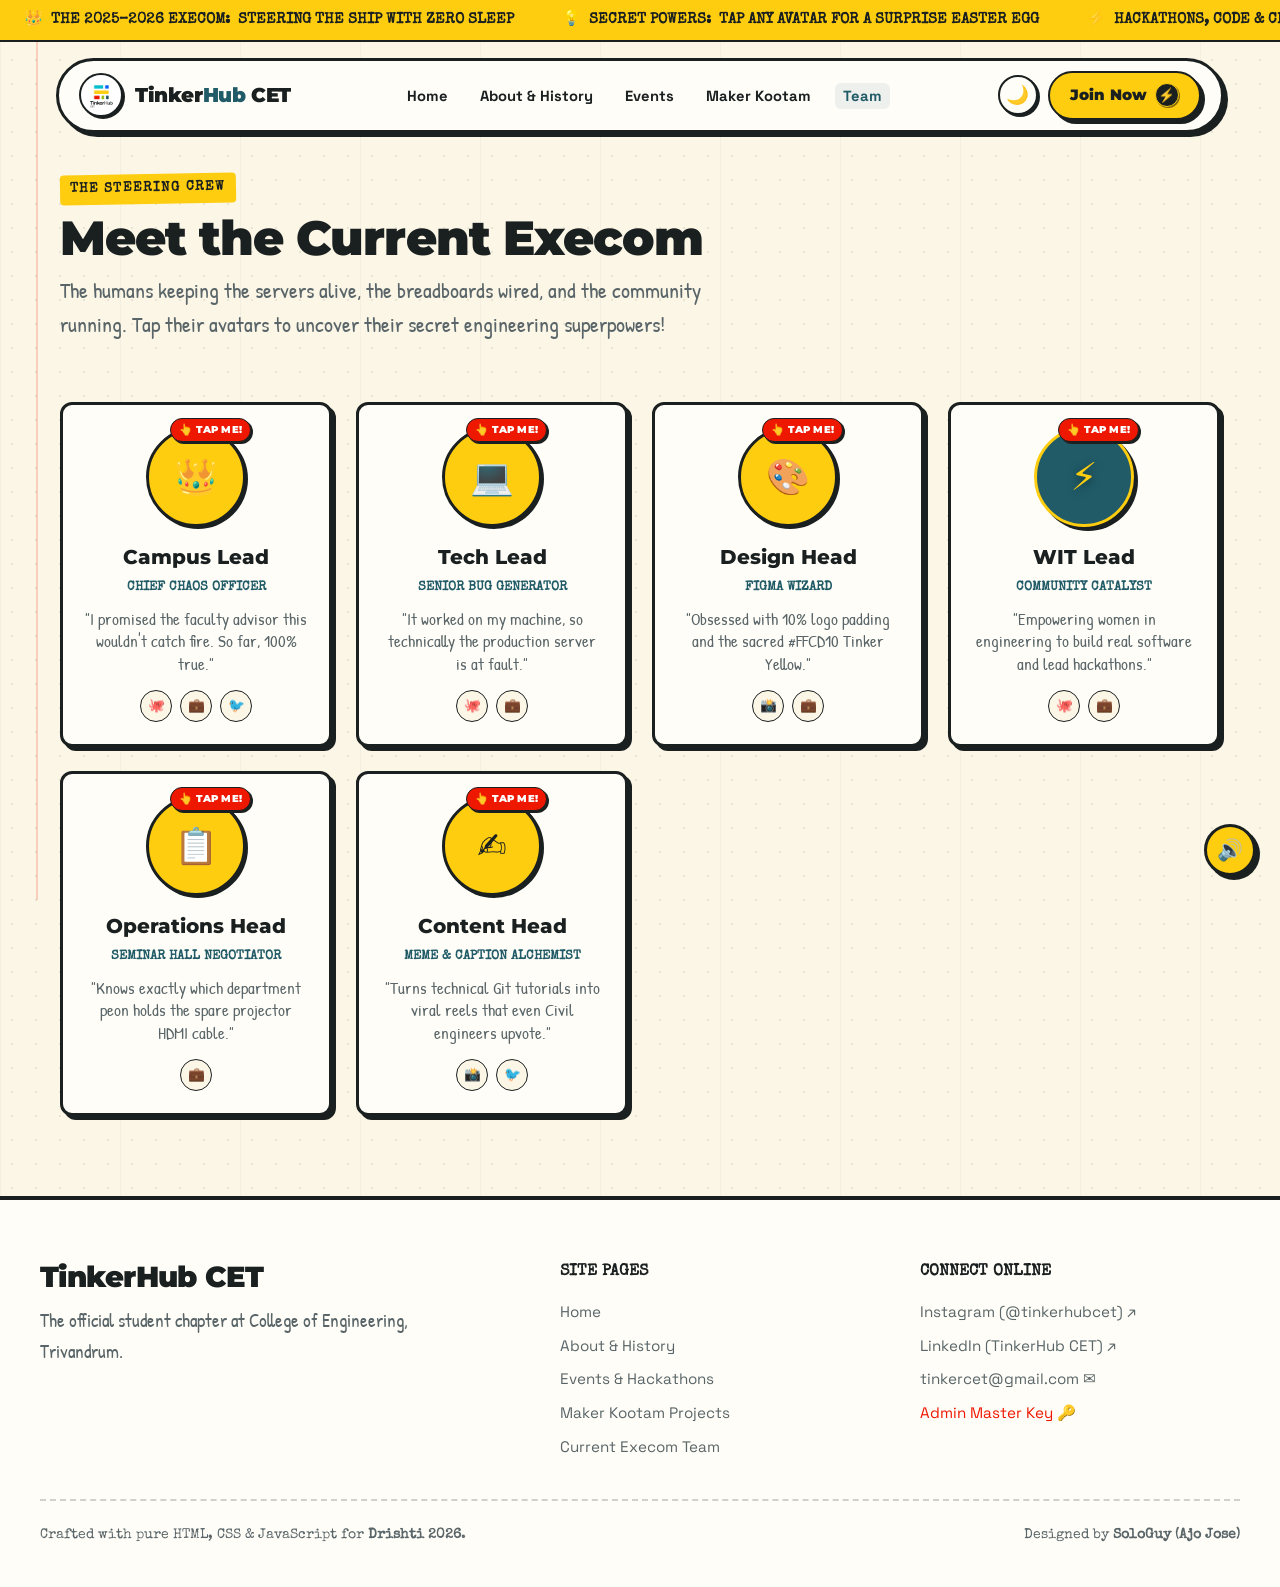
<file: team.html>
<!DOCTYPE html>
<html lang="en">
<head>
  <meta charset="UTF-8">
  <meta name="viewport" content="width=device-width, initial-scale=1.0">
  <meta name="theme-color" content="#FBF6E6">
  <title>Meet the Execom · TinkerHub CET</title>
  
  <link rel="preconnect" href="https://fonts.googleapis.com">
  <link rel="preconnect" href="https://fonts.gstatic.com" crossorigin>
  <link href="https://fonts.googleapis.com/css2?family=Instrument+Serif:ital@0;1&family=Caveat:wght@600;700&family=Montserrat:wght@400;700;800;900&family=Patrick+Hand&family=Space+Grotesk:wght@500;700&family=Special+Elite&display=swap" rel="stylesheet">
  
  <link rel="icon" href="assets/images/tinkLogo.png" type="image/png">
  <link rel="stylesheet" href="styles.css">
</head>
<body>

  <div id="scroll-progress-bar" aria-hidden="true"></div>
  <div class="notebook-margin-line" aria-hidden="true"></div>

  <!-- Emergency Anti-Gravity Reset Banner (Hidden until Anti-Gravity prank triggered) -->
  <div id="antigravity-reset-banner" class="antigravity-banner" style="display:none; position:fixed; top:12px; left:50%; transform:translateX(-50%); z-index:99999; background:var(--tinker-red); color:white; padding:12px 24px; border-radius:50px; border:3px solid #1A1F20; box-shadow:5px 5px 0px #1A1F20, 0 10px 30px rgba(0,0,0,0.3); align-items:center; gap:16px;">
    <span class="gravity-fucked-text">
      <span>🚨</span>
      <span class="g-word">
        <span class="g-char" style="--rot:-10deg; --y:-2px;">L</span><span class="g-char" style="--rot:14deg; --y:3px;">O</span><span class="g-char" style="--rot:-18deg; --y:-4px;">O</span><span class="g-char" style="--rot:8deg; --y:2px;">K</span><span class="g-char" style="--rot:22deg; --y:4px;">,</span>
      </span>
      <span class="g-word">
        <span class="g-char" style="--rot:16deg; --y:-3px;">G</span><span class="g-char" style="--rot:-14deg; --y:2px;">R</span><span class="g-char" style="--rot:10deg; --y:-4px;">A</span><span class="g-char" style="--rot:-20deg; --y:3px;">V</span><span class="g-char" style="--rot:18deg; --y:-2px;">I</span><span class="g-char" style="--rot:-8deg; --y:4px;">T</span><span class="g-char" style="--rot:12deg; --y:-3px;">Y</span>
      </span>
      <span class="g-word">
        <span class="g-char" style="--rot:-15deg; --y:3px;">F</span><span class="g-char" style="--rot:20deg; --y:-4px;">U</span><span class="g-char" style="--rot:-12deg; --y:2px;">C</span><span class="g-char" style="--rot:16deg; --y:-3px;">K</span><span class="g-char" style="--rot:-18deg; --y:4px;">E</span><span class="g-char" style="--rot:10deg; --y:-2px;">D</span>
      </span>
      <span class="g-word">
        <span class="g-char" style="--rot:-22deg; --y:-4px;">U</span><span class="g-char" style="--rot:25deg; --y:3px;">P</span><span class="g-char g-upside-down" style="--rot:180deg; --y:0px;">!</span>
      </span>
    </span>
    <button id="btn-reset-gravity" class="btn-fun btn-yellow" style="padding:6px 14px; font-size:0.85rem; box-shadow:3px 3px 0px #1A1F20;">
      Fix Gravity Now 🧲
    </button>
  </div>

  <!-- Announcement Ticker -->
  <div class="announcement-ticker">
    <div class="ticker-track">
      <div class="ticker-item">👑 <strong>THE 2025–2026 EXECOM:</strong> STEERING THE SHIP WITH ZERO SLEEP</div>
      <div class="ticker-item">💡 <strong>SECRET POWERS:</strong> TAP ANY AVATAR FOR A SURPRISE EASTER EGG</div>
      <div class="ticker-item">⚡ <strong>HACKATHONS, CODE & CHAI:</strong> REACH OUT TO ANY CORE MEMBER</div>
      <!-- Duplicate -->
      <div class="ticker-item">👑 <strong>THE 2025–2026 EXECOM:</strong> STEERING THE SHIP WITH ZERO SLEEP</div>
      <div class="ticker-item">💡 <strong>SECRET POWERS:</strong> TAP ANY AVATAR FOR A SURPRISE EASTER EGG</div>
      <div class="ticker-item">⚡ <strong>HACKATHONS, CODE & CHAI:</strong> REACH OUT TO ANY CORE MEMBER</div>
    </div>
  </div>

  <!-- Navbar -->
  <div class="navbar-wrapper">
    <nav class="site-navbar">
      <a href="index.html" class="nav-brand">
        <div class="nav-logo-box">
          <img src="assets/images/tinkLogo.png" alt="TinkerHub CET Logo">
        </div>
        <div class="brand-text">Tinker<span>Hub</span> CET</div>
      </a>
      <button id="mobile-nav-toggle-btn" class="mobile-nav-toggle">☰</button>
      <ul class="nav-links">
        <li><a href="index.html" class="nav-link">Home</a></li>
        <li><a href="about.html" class="nav-link">About & History</a></li>
        <li><a href="events.html" class="nav-link">Events</a></li>
        <li><a href="projects.html" class="nav-link">Maker Kootam</a></li>
        <li><a href="team.html" class="nav-link active">Team</a></li>
      </ul>
      <div class="nav-actions">
        <button id="theme-toggle-btn" class="btn-icon-round">🌙</button>
        <a href="https://tinyurl.com/tinkerhubcet" target="_blank" rel="noopener noreferrer" class="btn-fun btn-yellow btn-join-now">
          Join Now <span class="emoji-dark-pill">⚡</span>
        </a>
      </div>
    </nav>
  </div>

  <!-- Page Header -->
  <header class="content-section" style="margin-top: 40px; margin-bottom: 20px;">
    <span class="section-tag" style="background: var(--tinker-yellow); color: var(--tinker-black);">The Steering Crew</span>
    <h1 class="section-title">Meet the Current Execom</h1>
    <p class="section-subtitle">
      The humans keeping the servers alive, the breadboards wired, and the community running. Tap their avatars to uncover their secret engineering superpowers!
    </p>
  </header>

  <!-- Team Grid -->
  <section class="content-section">
    <div class="team-grid">
      <!-- Member 1: Campus Lead (triggers KTU Panic prank) -->
      <div class="team-card reveal-on-scroll">
        <div class="team-avatar-box trigger-ktu-panic" title="Tap for Campus Lead secret!">
          <span class="tap-hint-badge">👆 TAP ME!</span>
          👑
        </div>
        <div class="team-name">Campus Lead</div>
        <div class="team-role">Chief Chaos Officer</div>
        <div class="team-quirk">"I promised the faculty advisor this wouldn't catch fire. So far, 100% true."</div>
        <div class="team-social-row">
          <a href="https://github.com/AjoJosee" target="_blank" rel="noopener noreferrer" class="social-pill" title="GitHub">🐙</a>
          <a href="https://linkedin.com" target="_blank" rel="noopener noreferrer" class="social-pill" title="LinkedIn">💼</a>
          <a href="https://twitter.com" target="_blank" rel="noopener noreferrer" class="social-pill" title="Twitter">🐦</a>
        </div>
      </div>

      <!-- Member 2: Tech Lead (triggers Matrix Hack prank) -->
      <div class="team-card reveal-on-scroll">
        <div class="team-avatar-box trigger-matrix-hack" title="Tap for Tech Lead secret!">
          <span class="tap-hint-badge">👆 TAP ME!</span>
          💻
        </div>
        <div class="team-name">Tech Lead</div>
        <div class="team-role">Senior Bug Generator</div>
        <div class="team-quirk">"It worked on my machine, so technically the production server is at fault."</div>
        <div class="team-social-row">
          <a href="https://github.com" target="_blank" rel="noopener noreferrer" class="social-pill" title="GitHub">🐙</a>
          <a href="https://linkedin.com" target="_blank" rel="noopener noreferrer" class="social-pill" title="LinkedIn">💼</a>
        </div>
      </div>

      <!-- Member 3: Design Head (triggers Anti-Gravity prank) -->
      <div class="team-card reveal-on-scroll">
        <div class="team-avatar-box trigger-antigravity" title="Tap for Design Head secret!">
          <span class="tap-hint-badge">👆 TAP ME!</span>
          🎨
        </div>
        <div class="team-name">Design Head</div>
        <div class="team-role">Figma Wizard</div>
        <div class="team-quirk">"Obsessed with 10% logo padding and the sacred #FFCD10 Tinker Yellow."</div>
        <div class="team-social-row">
          <a href="https://instagram.com/tinkerhubcet" target="_blank" rel="noopener noreferrer" class="social-pill" title="Instagram">📸</a>
          <a href="https://linkedin.com" target="_blank" rel="noopener noreferrer" class="social-pill" title="LinkedIn">💼</a>
        </div>
      </div>

      <!-- Member 4: WIT Lead -->
      <div class="team-card reveal-on-scroll">
        <div class="team-avatar-box" style="background: var(--tinker-teal); color: var(--tinker-yellow); border: 3px solid var(--tinker-yellow); box-shadow: 4px 4px 0px #1A1F20;" onclick="sfx.playFanfare(); confetti.burst(event.clientX, event.clientY, 60);" title="Tap for victory!">
          <span class="tap-hint-badge">👆 TAP ME!</span>
          <span style="filter: drop-shadow(0 2px 4px rgba(0,0,0,0.5)); font-size: 2.4rem;">⚡</span>
        </div>
        <div class="team-name">WIT Lead</div>
        <div class="team-role">Community Catalyst</div>
        <div class="team-quirk">"Empowering women in engineering to build real software and lead hackathons."</div>
        <div class="team-social-row">
          <a href="https://github.com" target="_blank" rel="noopener noreferrer" class="social-pill" title="GitHub">🐙</a>
          <a href="https://linkedin.com" target="_blank" rel="noopener noreferrer" class="social-pill" title="LinkedIn">💼</a>
        </div>
      </div>

      <!-- Member 5: Operations Head -->
      <div class="team-card reveal-on-scroll">
        <div class="team-avatar-box" onclick="sfx.playSqueak(); alert('🔑 Seminar Hall Key acquired!');" title="Tap to find key">
          <span class="tap-hint-badge">👆 TAP ME!</span>
          📋
        </div>
        <div class="team-name">Operations Head</div>
        <div class="team-role">Seminar Hall Negotiator</div>
        <div class="team-quirk">"Knows exactly which department peon holds the spare projector HDMI cable."</div>
        <div class="team-social-row">
          <a href="https://linkedin.com" target="_blank" rel="noopener noreferrer" class="social-pill" title="LinkedIn">💼</a>
        </div>
      </div>

      <!-- Member 6: Content & Media Head (triggers Rickroll) -->
      <div class="team-card reveal-on-scroll">
        <div class="team-avatar-box trigger-rickroll" title="Tap for viral reel!">
          <span class="tap-hint-badge">👆 TAP ME!</span>
          ✍️
        </div>
        <div class="team-name">Content Head</div>
        <div class="team-role">Meme & Caption Alchemist</div>
        <div class="team-quirk">"Turns technical Git tutorials into viral reels that even Civil engineers upvote."</div>
        <div class="team-social-row">
          <a href="https://instagram.com/tinkerhubcet" target="_blank" rel="noopener noreferrer" class="social-pill" title="Instagram">📸</a>
          <a href="https://twitter.com/TinkerhubC" target="_blank" rel="noopener noreferrer" class="social-pill" title="Twitter">🐦</a>
        </div>
      </div>
    </div>
  </section>

  <!-- PRANK MODALS INCLUDE -->
  <div id="prank-ktu-modal" class="prank-modal-overlay">
    <div class="ktu-panic-box">
      <div class="ktu-warning-stripes"></div>
      <h3 style="font-family: var(--font-display); font-size: 1.6rem; color: var(--tinker-red); margin-bottom: 12px;">⚠️ KTU PORTAL ACADEMIC SHORTAGE ALERT</h3>
      <p style="font-family: var(--font-typewriter); font-size: 0.95rem; line-height: 1.6; margin-bottom: 20px;">
        Your attendance in <em>"Thermodynamics"</em> has plunged to <strong>41.2%</strong>.
      </p>
      <div style="display: flex; gap: 12px; justify-content: center; flex-wrap: wrap;">
        <button id="btn-bribe-dean" class="btn-fun btn-red">Bribe Dean with Canteen Samosa 🥟</button>
        <button id="btn-run-mech" class="btn-fun btn-white">Flee to Mechanical Lab 🏃💨</button>
      </div>
    </div>
  </div>

  <div id="prank-matrix-modal" class="prank-modal-overlay">
    <div class="matrix-terminal-box">
      <div class="terminal-header">
        <span>root@tinkerhub-cet:~# /opt/scripts/bypass_ktu_grades.sh</span>
        <button id="btn-matrix-close" style="background:none; border:none; color:#00FF66; font-family:monospace; font-size:1.2rem; cursor:pointer;">[X]</button>
      </div>
      <div id="matrix-terminal-stream" class="terminal-stream"></div>
      <div style="text-align: right; margin-top: 12px;">
        <button class="btn-fun btn-green" onclick="document.getElementById('btn-matrix-close').click();" style="font-size:0.8rem; padding: 4px 12px;">I Understand, I Will Study Now 🫡</button>
      </div>
    </div>
  </div>

  <div id="rickroll-overlay" class="prank-modal-overlay">
    <div class="retro-tv">
      <button id="tv-close-btn" class="tv-close-btn">✕</button>
      <div class="tv-screen"><img src="assets/images/rick.gif" alt="Rick Astley"></div>
      <div class="rick-marquee">YOU'VE BEEN TINKER-ROLLED! 🕺</div>
      <div class="rick-subtext">Rick Astley honors your curiosity! Now get back to coding!</div>
      <button class="btn-fun btn-yellow" onclick="document.getElementById('tv-close-btn').click();">Back to TinkerHub 😎</button>
    </div>
  </div>

  <button id="sound-toggle-btn" class="sound-toggle-btn" title="Toggle Sound FX">🔊</button>
  <canvas id="confetti-canvas"></canvas>

  <!-- Footer -->
  <footer class="site-footer">
    <div class="footer-container">
      <div class="footer-top-grid">
        <div class="footer-brand">
          <h4>TinkerHub CET</h4>
          <p>The official student chapter at College of Engineering, Trivandrum.</p>
        </div>
        <div class="footer-col">
          <h5>Site Pages</h5>
          <ul class="footer-links-list">
            <li><a href="index.html">Home</a></li>
            <li><a href="about.html">About & History</a></li>
            <li><a href="events.html">Events & Hackathons</a></li>
            <li><a href="projects.html">Maker Kootam Projects</a></li>
            <li><a href="team.html">Current Execom Team</a></li>
          </ul>
        </div>
        <div class="footer-col">
          <h5>Connect Online</h5>
          <ul class="footer-links-list">
            <li><a href="https://instagram.com/tinkerhubcet" target="_blank" rel="noopener noreferrer">Instagram (@tinkerhubcet) ↗</a></li>
            <li><a href="https://www.linkedin.com/company/74303785/" target="_blank" rel="noopener noreferrer">LinkedIn (TinkerHub CET) ↗</a></li>
            <li><a href="mailto:tinkercet@gmail.com">tinkercet@gmail.com ✉️</a></li>
            <li><a href="#" class="trigger-rickroll" style="color: var(--tinker-red);">Admin Master Key 🔑</a></li>
          </ul>
        </div>
      </div>
      <div class="footer-bottom-bar">
        <div>Crafted with pure HTML, CSS & JavaScript for <strong>Drishti 2026</strong>.</div>
        <div>Designed by <strong>SoloGuy (Ajo Jose)</strong></div>
      </div>
    </div>
  </footer>

  <script src="script.js"></script>
</body>
</html>
</file>
<file: styles.css>
/* ==========================================================================
   TinkerHub CET - Revanced Edition (Multi-Page Version)
   Inspired by nothingonpurpose.com + Official TinkerHub CET Designers' Handbook
   ========================================================================== */

:root {
  /* Colors strictly from Designers' Handbook */
  --tinker-black: #1A1F20;
  --tinker-white: #FFFFFF;
  --tinker-teal: #205B67;
  --tinker-yellow: #FFCD10;
  --tinker-green: #95BF15;
  --tinker-cyan: #05BFCE;
  --tinker-blue: #0060FF;
  --tinker-red: #EE1700;

  /* Parchment & Craft Paper tones inspired by nothingonpurpose.com */
  --bg-paper: #FBF6E6;
  --bg-paper-dark: #F3EBD4;
  --bg-card: #FFFDF7;
  --paper-border: #1A1F20;
  --tape-color: rgba(255, 237, 160, 0.75);
  --tape-dark: rgba(220, 205, 140, 0.65);
  --ink: #1A1F20;
  --ink-muted: #596568;
  --shadow-hard: 4px 4px 0px #1A1F20;
  --shadow-hard-lg: 7px 7px 0px #1A1F20;
  --shadow-hard-sm: 2px 2px 0px #1A1F20;

  /* Pastel and Vibrant accents from tinkerhub.org */
  --th-indigo: #5F5CE5;
  --th-mint: #97F8B7;
  --th-lime: #C3FF16;
  --th-lilac: #C7AEE8;
  --th-pink: #F79CFF;
  --th-butter: #FFD26D;

  /* Typography */
  --font-typewriter: 'Special Elite', monospace;
  --font-handwriting: 'Caveat', cursive;
  --font-friendly: 'Patrick Hand', cursive;
  --font-display: 'Montserrat', sans-serif;
  --font-serif: 'Instrument Serif', Georgia, serif;
  --font-body: 'Space Grotesk', system-ui, sans-serif;

  --transition-fluid: all 0.25s cubic-bezier(0.34, 1.56, 0.64, 1);
  --radius-sketch: 6px;
}

/* Dark Theme Overrides (Respecting Handbook Dark Theme: #1A1F20 base, #FFFFFF text) */
body.dark-mode {
  --bg-paper: #1A1F20;
  --bg-paper-dark: #141819;
  --bg-card: #242A2C;
  --paper-border: #FFCD10;
  --ink: #FFFFFF;
  --ink-muted: #B3C0C4;
  --shadow-hard: 4px 4px 0px #FFCD10;
  --shadow-hard-lg: 7px 7px 0px #05BFCE;
  --shadow-hard-sm: 2px 2px 0px #FFCD10;
  --tape-color: rgba(32, 91, 103, 0.85);
}

/* RESET & BASE */
*, *::before, *::after {
  box-sizing: border-box;
  margin: 0;
  padding: 0;
}

html {
  scroll-behavior: smooth;
  font-size: 16px;
}

body {
  background-color: var(--bg-paper);
  color: var(--ink);
  font-family: var(--font-body);
  line-height: 1.6;
  overflow-x: hidden;
  background-image: 
    radial-gradient(#1a1f2015 1px, transparent 1px),
    linear-gradient(to right, #1a1f2008 1px, transparent 1px);
  background-size: 24px 24px, 120px 120px;
  min-height: 100vh;
  position: relative;
  transition: background-color 0.3s ease, color 0.3s ease;
}

body.dark-mode {
  background-image: 
    radial-gradient(#ffcd1020 1px, transparent 1px),
    linear-gradient(to right, #05bfce12 1px, transparent 1px);
}

/* TOP SCROLL PROGRESS BAR */
#scroll-progress-bar {
  position: fixed;
  top: 0;
  left: 0;
  height: 5px;
  width: 0%;
  background: linear-gradient(90deg, var(--tinker-teal), var(--tinker-yellow), var(--tinker-green), var(--tinker-cyan), var(--tinker-red));
  z-index: 9999;
  transition: width 0.1s linear;
}

/* Subtle Notebook Margin Line on Left */
.notebook-margin-line {
  position: fixed;
  left: 36px;
  top: 0;
  bottom: 0;
  width: 2px;
  background: rgba(238, 23, 0, 0.18);
  pointer-events: none;
  z-index: 99;
}

@media (max-width: 768px) {
  .notebook-margin-line {
    display: none;
  }
}

/* SCROLL REVEAL ANIMATIONS */
.reveal-on-scroll {
  opacity: 0;
  transform: translateY(30px) scale(0.98);
  transition: opacity 0.5s cubic-bezier(0.25, 1, 0.5, 1), transform 0.5s cubic-bezier(0.25, 1, 0.5, 1);
}

.reveal-on-scroll.in-view {
  opacity: 1;
  transform: translateY(0) scale(1);
}

/* TYPOGRAPHY UTILS */
h1, h2, h3, h4, .font-heading {
  font-family: var(--font-display);
  font-weight: 900;
  line-height: 1.15;
  letter-spacing: -0.02em;
}

.font-typewriter { font-family: var(--font-typewriter); }
.font-hand { font-family: var(--font-handwriting); }
.font-friendly { font-family: var(--font-friendly); }

/* Scribbles & Highlights */
.highlight-yellow {
  background: linear-gradient(120deg, rgba(255, 205, 16, 0.3) 0%, rgba(255, 205, 16, 0.8) 100%);
  padding: 0 6px;
  border-radius: 4px;
  display: inline-block;
  transform: rotate(-1deg);
}

.highlight-teal {
  background: rgba(32, 91, 103, 0.2);
  color: var(--tinker-teal);
  padding: 0 6px;
  border-radius: 4px;
  display: inline-block;
}

body.dark-mode .highlight-teal {
  background: rgba(5, 191, 206, 0.25);
  color: var(--tinker-cyan);
}

.highlight-green {
  background: rgba(149, 191, 21, 0.25);
  padding: 0 6px;
  border-radius: 4px;
}

.scribble-underline {
  position: relative;
  display: inline-block;
}

.scribble-underline::after {
  content: "";
  position: absolute;
  left: -4%;
  bottom: -4px;
  width: 108%;
  height: 6px;
  background-repeat: no-repeat;
  background-size: 100% 100%;
  background-image: url("data:image/svg+xml,%3Csvg xmlns='http://www.w3.org/2000/svg' viewBox='0 0 200 20'%3E%3Cpath d='M2 12 C 40 4, 80 18, 120 8 C 160 2, 180 15, 198 10' stroke='%23EE1700' stroke-width='4' fill='none' stroke-linecap='round'/%3E%3C/svg%3E");
}

/* TAPE ACCENTS */
.washi-tape {
  position: absolute;
  height: 26px;
  width: 100px;
  background-color: var(--tape-color);
  backdrop-filter: blur(1px);
  border-left: 2px dashed rgba(0,0,0,0.15);
  border-right: 2px dashed rgba(0,0,0,0.15);
  box-shadow: 0 1px 3px rgba(0,0,0,0.1);
  z-index: 10;
  pointer-events: none;
}

.washi-tape-top {
  top: -12px;
  left: 50%;
  transform: translateX(-50%) rotate(-2deg);
}

.washi-tape-left {
  top: -10px;
  left: -15px;
  transform: rotate(-18deg);
}

.washi-tape-right {
  top: -10px;
  right: -15px;
  transform: rotate(16deg);
}

/* RUBBER STAMPS */
.stamp {
  display: inline-flex;
  flex-direction: column;
  align-items: center;
  justify-content: center;
  text-transform: uppercase;
  font-family: var(--font-typewriter);
  font-weight: 700;
  padding: 8px 14px;
  border: 3px double currentColor;
  border-radius: 8px;
  line-height: 1.1;
  text-align: center;
  mask-image: radial-gradient(circle, #000 70%, transparent 130%);
  user-select: none;
  transform: rotate(-6deg);
  transition: transform 0.2s cubic-bezier(0.34, 1.56, 0.64, 1);
}

.stamp:hover {
  transform: rotate(0deg) scale(1.06);
}

.stamp-red {
  color: var(--tinker-red);
  border-color: var(--tinker-red);
}

.stamp-teal {
  color: var(--tinker-teal);
  border-color: var(--tinker-teal);
}

.stamp-green {
  color: var(--tinker-green);
  border-color: var(--tinker-green);
}

/* TOP TICKER BAR */
.announcement-ticker {
  background: var(--tinker-yellow);
  color: var(--tinker-black);
  padding: 8px 0;
  border-bottom: 2px solid var(--tinker-black);
  font-family: var(--font-typewriter);
  font-size: 0.95rem;
  font-weight: 700;
  overflow: hidden;
  white-space: nowrap;
  display: flex;
  position: relative;
  z-index: 110;
}

.ticker-track {
  display: flex;
  animation: tickerScroll 32s linear infinite;
}

.ticker-track:hover {
  animation-play-state: paused;
}

.ticker-item {
  padding: 0 24px;
  display: inline-flex;
  align-items: center;
  gap: 8px;
}

@keyframes tickerScroll {
  0% { transform: translateX(0); }
  100% { transform: translateX(-50%); }
}

/* NAVBAR */
.navbar-wrapper {
  position: sticky;
  top: 16px;
  z-index: 100;
  max-width: 1200px;
  margin: 16px auto 0;
  padding: 0 16px;
}

.site-navbar {
  background: var(--bg-card);
  border: 3px solid var(--paper-border);
  border-radius: 40px;
  box-shadow: var(--shadow-hard);
  padding: 10px 20px;
  display: flex;
  align-items: center;
  justify-content: space-between;
  gap: 16px;
  transition: var(--transition-fluid);
}

.site-navbar:hover {
  box-shadow: var(--shadow-hard-lg);
  transform: translateY(-2px);
}

.nav-brand {
  display: flex;
  align-items: center;
  gap: 12px;
  text-decoration: none;
  color: var(--ink);
}

/* Logo Padding as per Designers' Handbook Fig 1 */
.nav-logo-box {
  width: 44px;
  height: 44px;
  background: var(--tinker-white);
  border: 2px solid var(--tinker-black);
  border-radius: 50%;
  display: flex;
  align-items: center;
  justify-content: center;
  padding: 6px; /* Generous handbook-compliant logo margin */
  overflow: hidden;
  box-shadow: 2px 2px 0px var(--tinker-black);
}

.nav-logo-box img {
  width: 100%;
  height: 100%;
  object-fit: contain;
}

.brand-text {
  font-family: var(--font-display);
  font-size: 1.25rem;
  font-weight: 900;
  letter-spacing: -0.02em;
}

.brand-text span {
  color: var(--tinker-teal);
}

body.dark-mode .brand-text span {
  color: var(--tinker-yellow);
}

.nav-links {
  display: flex;
  align-items: center;
  gap: 16px;
  list-style: none;
}

.nav-link {
  text-decoration: none;
  color: var(--ink);
  font-weight: 700;
  font-size: 0.92rem;
  position: relative;
  padding: 4px 8px;
  border-radius: 6px;
  transition: var(--transition-fluid);
}

.nav-link:hover, .nav-link.active {
  color: var(--tinker-teal);
  background: rgba(32, 91, 103, 0.08);
  transform: translateY(-2px);
}

body.dark-mode .nav-link:hover, body.dark-mode .nav-link.active {
  color: var(--tinker-yellow);
  background: rgba(255, 205, 16, 0.12);
}

.nav-actions {
  display: flex;
  align-items: center;
  gap: 10px;
}

/* BUTTONS */
.btn-fun {
  display: inline-flex;
  align-items: center;
  justify-content: center;
  gap: 8px;
  font-family: var(--font-display);
  font-weight: 800;
  font-size: 0.95rem;
  text-decoration: none;
  padding: 10px 20px;
  border: 2.5px solid var(--paper-border);
  border-radius: 999px;
  cursor: pointer;
  box-shadow: var(--shadow-hard-sm);
  transition: var(--transition-fluid);
  white-space: nowrap;
}

.btn-fun:hover {
  transform: translate(-2px, -2px);
  box-shadow: var(--shadow-hard);
}

.btn-fun:active {
  transform: translate(1px, 1px);
  box-shadow: 1px 1px 0px var(--paper-border);
}

.btn-yellow {
  background: var(--tinker-yellow);
  color: var(--tinker-black);
  border: 2.5px solid var(--paper-border);
  box-shadow: 4px 4px 0px var(--paper-border);
}

.btn-join-now {
  box-shadow: 4px 4px 0px #1A1F20 !important;
  border: 2.5px solid #1A1F20 !important;
  font-weight: 900 !important;
  display: inline-flex !important;
  align-items: center !important;
  gap: 8px !important;
  position: relative !important;
  z-index: 5 !important;
  text-decoration: none !important;
}

.btn-join-now:hover {
  transform: translate(-2px, -2px) !important;
  box-shadow: 6px 6px 0px #1A1F20 !important;
}

body.dark-mode .btn-join-now {
  box-shadow: 4px 4px 0px #FFCD10 !important;
  border: 2.5px solid #FFCD10 !important;
}

/* High contrast dark pill for the yellow lightning bolt emoji on yellow background */
.emoji-dark-pill {
  display: inline-flex;
  align-items: center;
  justify-content: center;
  width: 24px;
  height: 24px;
  background: #1A1F20;
  color: #FFCD10;
  border-radius: 50%;
  font-size: 0.85rem;
  border: 1.5px solid #FFCD10;
  box-shadow: 1px 1px 0px rgba(0, 0, 0, 0.5);
  line-height: 1;
  flex-shrink: 0;
}

body.dark-mode .emoji-dark-pill {
  background: #141819;
  color: #FFCD10;
  border: 1.5px solid #FFCD10;
}

.btn-teal {
  background: var(--tinker-teal);
  color: var(--tinker-white);
}

.btn-cyan {
  background: var(--tinker-cyan);
  color: var(--tinker-black);
}

.btn-green {
  background: var(--tinker-green);
  color: var(--tinker-black);
}

.btn-red {
  background: var(--tinker-red);
  color: var(--tinker-white);
}

.btn-white {
  background: var(--tinker-white);
  color: var(--tinker-black);
}

.btn-icon-round {
  width: 40px;
  height: 40px;
  border-radius: 50%;
  padding: 0;
  display: flex;
  align-items: center;
  justify-content: center;
  background: var(--bg-card);
  border: 2px solid var(--paper-border);
  cursor: pointer;
  font-size: 1.15rem;
  box-shadow: var(--shadow-hard-sm);
  transition: var(--transition-fluid);
}

.btn-icon-round:hover {
  transform: scale(1.1) rotate(6deg);
}

/* Mobile Nav Toggle */
.mobile-nav-toggle {
  display: none;
  background: transparent;
  border: none;
  font-size: 1.5rem;
  cursor: pointer;
  color: var(--ink);
}

@media (max-width: 990px) {
  .nav-links {
    display: none;
    position: absolute;
    top: 70px;
    left: 16px;
    right: 16px;
    background: var(--bg-card);
    border: 3px solid var(--paper-border);
    border-radius: 16px;
    padding: 20px;
    flex-direction: column;
    box-shadow: var(--shadow-hard-lg);
  }
  .nav-links.open {
    display: flex;
  }
  .mobile-nav-toggle {
    display: block;
  }
}

/* HERO SECTION */
.hero-section {
  max-width: 1200px;
  margin: 40px auto 70px;
  padding: 0 20px;
  position: relative;
}

.hero-grid {
  display: grid;
  grid-template-columns: 1.2fr 0.8fr;
  gap: 40px;
  align-items: center;
}

@media (max-width: 960px) {
  .hero-grid {
    grid-template-columns: 1fr;
    gap: 50px;
  }
}

.hero-badge-row {
  display: flex;
  flex-wrap: wrap;
  align-items: center;
  gap: 12px;
  margin-bottom: 20px;
}

.status-badge {
  display: inline-flex;
  align-items: center;
  gap: 6px;
  font-family: var(--font-typewriter);
  font-size: 0.85rem;
  padding: 4px 12px;
  border-radius: 20px;
  border: 2px solid var(--paper-border);
  background: var(--tinker-white);
  color: var(--tinker-black);
  box-shadow: 2px 2px 0px var(--paper-border);
}

.status-dot {
  width: 8px;
  height: 8px;
  border-radius: 50%;
  background: var(--tinker-green);
  box-shadow: 0 0 6px var(--tinker-green);
  animation: pulseDot 1.5s infinite;
}

@keyframes pulseDot {
  0%, 100% { transform: scale(1); opacity: 1; }
  50% { transform: scale(1.4); opacity: 0.5; }
}

.hero-title {
  font-size: clamp(2.5rem, 5.5vw, 4.3rem);
  line-height: 1.05;
  margin-bottom: 24px;
  color: var(--ink);
}

.hero-subtext {
  font-size: 1.25rem;
  color: var(--ink-muted);
  font-family: var(--font-friendly);
  font-weight: 500;
  line-height: 1.4;
  margin-bottom: 30px;
  max-width: 580px;
}

.hero-actions-row {
  display: flex;
  flex-wrap: wrap;
  gap: 14px;
  align-items: center;
  margin-bottom: 30px;
}

.hero-fun-stats {
  display: grid;
  grid-template-columns: repeat(4, 1fr);
  gap: 12px;
  padding-top: 24px;
  border-top: 2px dashed rgba(26, 31, 32, 0.2);
}

@media (max-width: 600px) {
  .hero-fun-stats {
    grid-template-columns: repeat(2, 1fr);
  }
}

.stat-box {
  background: var(--bg-card);
  border: 2px solid var(--paper-border);
  border-radius: 8px;
  padding: 10px 12px;
  box-shadow: var(--shadow-hard-sm);
  text-align: center;
}

.stat-num {
  font-family: var(--font-display);
  font-size: 1.5rem;
  font-weight: 900;
  color: var(--tinker-teal);
  line-height: 1;
  margin-bottom: 4px;
}

body.dark-mode .stat-num {
  color: var(--tinker-cyan);
}

.stat-label {
  font-family: var(--font-typewriter);
  font-size: 0.75rem;
  color: var(--ink-muted);
  text-transform: uppercase;
}

/* HERO INTERACTIVE RECEIPT CARD (nothingonpurpose inspiration) */
.hero-card-container {
  position: relative;
  display: flex;
  justify-content: center;
}

.receipt-card {
  background: #FFFDF7;
  color: #1A1F20;
  border: 3px solid #1A1F20;
  border-radius: var(--radius-sketch);
  padding: 28px 24px;
  box-shadow: var(--shadow-hard-lg);
  position: relative;
  width: 100%;
  max-width: 380px;
  transform: rotate(2deg);
  transition: var(--transition-fluid);
}

.receipt-card:hover {
  transform: rotate(0deg) translateY(-6px);
  box-shadow: 10px 10px 0px var(--tinker-teal);
}

.receipt-header {
  border-bottom: 2px dashed #1A1F20;
  padding-bottom: 12px;
  margin-bottom: 16px;
  text-align: center;
}

.receipt-serial {
  font-family: var(--font-typewriter);
  font-size: 0.8rem;
  letter-spacing: 0.1em;
  color: #596568;
}

.receipt-org {
  font-family: var(--font-display);
  font-size: 1.4rem;
  font-weight: 900;
  margin-top: 4px;
}

.receipt-body {
  font-family: var(--font-typewriter);
  font-size: 0.9rem;
  margin-bottom: 20px;
}

.receipt-row {
  display: flex;
  justify-content: space-between;
  margin-bottom: 8px;
}

.receipt-mrz {
  font-family: monospace;
  font-size: 0.72rem;
  background: #f0ebd9;
  padding: 8px;
  border-radius: 4px;
  line-height: 1.25;
  letter-spacing: 0.05em;
  word-break: break-all;
  margin-top: 12px;
  border: 1px dashed #1A1F20;
}

.receipt-bottom-tear {
  position: absolute;
  bottom: -10px;
  left: 0;
  right: 0;
  height: 10px;
  background-image: radial-gradient(circle at 10px 0px, transparent 8px, #FFFDF7 9px);
  background-size: 20px 10px;
}

/* DRAGGABLE STICKERS */
.sticker {
  position: absolute;
  cursor: grab;
  user-select: none;
  z-index: 40;
  filter: drop-shadow(3px 3px 0px rgba(26, 31, 32, 0.4));
  transition: transform 0.15s ease;
  touch-action: none;
  box-sizing: border-box;
}

.sticker:active {
  cursor: grabbing;
  transform: scale(1.12) rotate(4deg) !important;
  z-index: 99999;
}

.sticker-round {
  width: 78px;
  height: 78px;
  border-radius: 50%;
  display: flex;
  flex-direction: column;
  align-items: center;
  justify-content: center;
  font-family: var(--font-display);
  font-weight: 900;
  font-size: 0.85rem;
  text-align: center;
  border: 3px solid #1A1F20;
  line-height: 1.1;
  box-sizing: border-box;
}

.sticker-oval {
  padding: 8px 18px;
  border-radius: 999px;
  font-family: var(--font-handwriting);
  font-size: 1.3rem;
  font-weight: 700;
  border: 2.5px solid #1A1F20;
  white-space: nowrap;
  width: max-content;
  max-width: max-content;
  box-sizing: border-box;
}

/* SECTION STRUCTURE */
.content-section {
  max-width: 1200px;
  margin: 60px auto;
  padding: 0 20px;
  position: relative;
}

.section-header {
  margin-bottom: 44px;
  position: relative;
}

.section-tag {
  display: inline-block;
  font-family: var(--font-typewriter);
  font-size: 0.85rem;
  text-transform: uppercase;
  font-weight: 700;
  letter-spacing: 0.08em;
  padding: 4px 10px;
  border-radius: 4px;
  background: var(--tinker-teal);
  color: var(--tinker-white);
  margin-bottom: 8px;
  transform: rotate(-1deg);
}

body.dark-mode .section-tag {
  background: var(--tinker-cyan);
  color: var(--tinker-black);
}

.section-title {
  font-size: clamp(2rem, 3.8vw, 3rem);
  letter-spacing: -0.02em;
}

.section-subtitle {
  font-family: var(--font-friendly);
  font-size: 1.35rem;
  color: var(--ink-muted);
  max-width: 680px;
  margin-top: 6px;
}

/* CRAFT CARDS */
.about-grid {
  display: grid;
  grid-template-columns: 1fr 1fr;
  gap: 30px;
}

@media (max-width: 860px) {
  .about-grid {
    grid-template-columns: 1fr;
  }
}

.craft-card {
  background: var(--bg-card);
  border: 3px solid var(--paper-border);
  border-radius: var(--radius-sketch);
  padding: 32px;
  box-shadow: var(--shadow-hard);
  position: relative;
  transition: var(--transition-fluid);
}

.craft-card:hover {
  transform: translateY(-4px);
  box-shadow: var(--shadow-hard-lg);
}

.craft-card h3 {
  font-size: 1.6rem;
  margin-bottom: 16px;
  display: flex;
  align-items: center;
  gap: 10px;
}

.craft-card p {
  font-size: 1.05rem;
  line-height: 1.7;
  color: var(--ink);
  margin-bottom: 16px;
}

.craft-card p:last-child {
  margin-bottom: 0;
}

.sticky-note {
  background: #FFF9A6;
  color: #1A1F20;
  padding: 24px;
  border-radius: 2px;
  border: 1px solid rgba(0,0,0,0.1);
  box-shadow: 4px 6px 12px rgba(0,0,0,0.15);
  transform: rotate(-1.5deg);
  font-family: var(--font-handwriting);
  font-size: 1.45rem;
  line-height: 1.4;
  position: relative;
}

.sticky-note::before {
  content: "";
  position: absolute;
  top: -12px;
  left: 35%;
  width: 70px;
  height: 22px;
  background: rgba(255, 255, 255, 0.65);
  border: 1px dashed rgba(0,0,0,0.15);
  transform: rotate(2deg);
}

/* EVENTS SECTION */
.events-filter-bar {
  display: flex;
  flex-wrap: wrap;
  gap: 10px;
  margin-bottom: 30px;
}

.filter-btn {
  font-family: var(--font-typewriter);
  font-size: 0.9rem;
  font-weight: 700;
  padding: 8px 16px;
  background: var(--bg-card);
  border: 2px solid var(--paper-border);
  border-radius: 20px;
  cursor: pointer;
  color: var(--ink);
  box-shadow: var(--shadow-hard-sm);
  transition: var(--transition-fluid);
}

.filter-btn.active, .filter-btn:hover {
  background: var(--tinker-teal);
  color: var(--tinker-white);
  transform: translateY(-2px);
}

body.dark-mode .filter-btn.active {
  background: var(--tinker-yellow);
  color: var(--tinker-black);
}

.events-grid {
  display: grid;
  grid-template-columns: repeat(auto-fill, minmax(320px, 1fr));
  gap: 26px;
}

.event-card {
  background: var(--bg-card);
  border: 3px solid var(--paper-border);
  border-radius: var(--radius-sketch);
  padding: 22px;
  box-shadow: var(--shadow-hard);
  display: flex;
  flex-direction: column;
  position: relative;
  transition: var(--transition-fluid);
}

.event-card:hover {
  transform: translateY(-5px) rotate(-0.5deg);
  box-shadow: var(--shadow-hard-lg);
}

.event-card-header {
  display: flex;
  justify-content: space-between;
  align-items: flex-start;
  margin-bottom: 12px;
}

.event-type-badge {
  font-family: var(--font-typewriter);
  font-size: 0.75rem;
  font-weight: 700;
  text-transform: uppercase;
  padding: 3px 8px;
  border-radius: 4px;
  border: 1.5px solid var(--paper-border);
}

.event-date-row {
  font-family: var(--font-typewriter);
  font-size: 0.85rem;
  color: var(--ink-muted);
  display: flex;
  align-items: center;
  gap: 6px;
  margin-bottom: 10px;
}

.event-card-title {
  font-size: 1.35rem;
  margin-bottom: 8px;
}

.event-card-desc {
  font-size: 0.95rem;
  color: var(--ink-muted);
  line-height: 1.55;
  margin-bottom: 16px;
  flex-grow: 1;
}

.event-meta-footer {
  display: flex;
  justify-content: space-between;
  align-items: center;
  padding-top: 12px;
  border-top: 2px dashed rgba(26, 31, 32, 0.15);
}

.event-speaker {
  font-family: var(--font-friendly);
  font-size: 1.05rem;
  font-weight: 700;
  color: var(--ink);
}

/* PROJECTS SHOWCASE */
.projects-grid {
  display: grid;
  grid-template-columns: repeat(auto-fit, minmax(340px, 1fr));
  gap: 28px;
}

.project-card {
  background: var(--bg-card);
  border: 3px solid var(--paper-border);
  border-radius: var(--radius-sketch);
  padding: 26px;
  box-shadow: var(--shadow-hard);
  position: relative;
  display: flex;
  flex-direction: column;
  transition: var(--transition-fluid);
}

.project-card:hover {
  transform: translateY(-5px);
  box-shadow: var(--shadow-hard-lg);
}

.project-badge-top {
  position: absolute;
  top: -14px;
  right: 18px;
  background: var(--tinker-yellow);
  color: var(--tinker-black);
  font-family: var(--font-typewriter);
  font-size: 0.78rem;
  font-weight: 800;
  padding: 4px 10px;
  border: 2px solid var(--paper-border);
  border-radius: 6px;
  box-shadow: 2px 2px 0px var(--paper-border);
  transform: rotate(3deg);
}

.project-title {
  font-size: 1.5rem;
  margin-bottom: 10px;
  display: flex;
  align-items: center;
  justify-content: space-between;
}

.project-desc {
  font-size: 0.96rem;
  line-height: 1.6;
  color: var(--ink-muted);
  margin-bottom: 18px;
  flex-grow: 1;
}

.project-tech-pills {
  display: flex;
  flex-wrap: wrap;
  gap: 6px;
  margin-bottom: 18px;
}

.tech-pill {
  font-family: var(--font-typewriter);
  font-size: 0.75rem;
  padding: 2px 8px;
  background: rgba(32, 91, 103, 0.1);
  border: 1px solid var(--paper-border);
  border-radius: 4px;
  color: var(--ink);
}

.project-card-actions {
  display: flex;
  align-items: center;
  justify-content: space-between;
  gap: 10px;
}

.upvote-btn {
  display: inline-flex;
  align-items: center;
  gap: 6px;
  font-family: var(--font-display);
  font-weight: 800;
  font-size: 0.88rem;
  padding: 6px 14px;
  border: 2px solid var(--paper-border);
  border-radius: 8px;
  background: var(--bg-paper);
  color: var(--ink);
  cursor: pointer;
  box-shadow: var(--shadow-hard-sm);
  transition: var(--transition-fluid);
}

.upvote-btn:hover {
  transform: scale(1.05);
  background: var(--tinker-yellow);
  color: var(--tinker-black);
}

.upvote-btn.upvoted {
  background: var(--tinker-yellow);
  color: var(--tinker-black);
  border-color: var(--tinker-black);
}

/* INTERACTIVE CERTIFICATE SECTION */
.cert-interactive-section {
  background: var(--bg-card);
  border: 4px solid var(--paper-border);
  border-radius: 12px;
  box-shadow: var(--shadow-hard-lg);
  padding: 40px 30px;
  margin: 40px auto;
  position: relative;
}

.cert-generator-grid {
  display: grid;
  grid-template-columns: 1fr 1.2fr;
  gap: 36px;
  align-items: center;
}

@media (max-width: 900px) {
  .cert-generator-grid {
    grid-template-columns: 1fr;
  }
}

.cert-form {
  display: flex;
  flex-direction: column;
  gap: 16px;
}

.form-group {
  display: flex;
  flex-direction: column;
  gap: 6px;
}

.form-group label {
  font-family: var(--font-typewriter);
  font-size: 0.88rem;
  font-weight: 700;
  color: var(--ink);
}

.form-input, .form-select {
  padding: 10px 14px;
  font-family: var(--font-body);
  font-size: 1rem;
  background: var(--bg-paper);
  color: var(--ink);
  border: 2.5px solid var(--paper-border);
  border-radius: 6px;
  box-shadow: 2px 2px 0px var(--paper-border);
  outline: none;
}

.form-input:focus, .form-select:focus {
  border-color: var(--tinker-teal);
  box-shadow: 3px 3px 0px var(--tinker-teal);
}

/* The Live Certificate Preview Paper */
.live-cert-preview {
  background: #FFFDF4;
  color: #1A1F20;
  border: 8px double #1A1F20;
  border-radius: 4px;
  padding: 30px 24px;
  box-shadow: 8px 8px 0px #1A1F20;
  position: relative;
  text-align: center;
  transition: var(--transition-fluid);
}

.cert-ornament {
  font-size: 1.2rem;
  letter-spacing: 0.2em;
  color: var(--tinker-teal);
}

.cert-header-title {
  font-family: var(--font-display);
  font-size: 1.8rem;
  font-weight: 900;
  text-transform: uppercase;
  margin: 6px 0;
  letter-spacing: 0.04em;
}

.cert-recipient-name {
  font-family: var(--font-handwriting);
  font-size: 2.5rem;
  font-weight: 700;
  color: var(--tinker-teal);
  border-bottom: 2px solid #1A1F20;
  display: inline-block;
  padding: 0 20px;
  margin: 10px 0;
  min-width: 220px;
}

.cert-statement {
  font-family: var(--font-typewriter);
  font-size: 0.95rem;
  line-height: 1.5;
  margin: 12px 0 20px;
}

/* INTERACTIVE AVATAR TAP BADGE */
.tap-hint-badge {
  position: absolute;
  top: -12px;
  right: -8px;
  background: var(--tinker-red);
  color: #FFFFFF;
  font-family: var(--font-display);
  font-size: 0.65rem;
  font-weight: 900;
  padding: 3px 8px;
  border-radius: 999px;
  border: 1.5px solid #1A1F20;
  box-shadow: 2px 2px 0px #1A1F20;
  pointer-events: none;
  animation: tapHintPulse 1.2s infinite ease-in-out alternate;
  white-space: nowrap;
  z-index: 10;
  letter-spacing: 0.02em;
}

body.dark-mode .tap-hint-badge {
  border-color: #FFCD10;
  box-shadow: 2px 2px 0px #FFCD10;
}

@keyframes tapHintPulse {
  0% { transform: scale(1) rotate(-5deg); }
  100% { transform: scale(1.15) rotate(6deg); }
}

/* HISTORY & ARCHIVES */
.history-scrapbook {
  display: grid;
  grid-template-columns: repeat(auto-fit, minmax(280px, 1fr));
  gap: 26px;
}

.polaroid-card {
  background: #FFFDF8;
  color: #1A1F20;
  border: 2.5px solid #1A1F20;
  border-radius: 4px;
  padding: 14px 14px 22px 14px;
  box-shadow: var(--shadow-hard);
  position: relative;
  transition: var(--transition-fluid);
  text-align: center;
}

.polaroid-card:hover {
  transform: scale(1.04) rotate(0deg) !important;
  box-shadow: var(--shadow-hard-lg);
  z-index: 20;
}

.polaroid-card:nth-child(even) { transform: rotate(2deg); }
.polaroid-card:nth-child(odd) { transform: rotate(-2deg); }

.polaroid-img-wrapper {
  width: 100%;
  aspect-ratio: 1 / 1;
  background: #e8e3d3;
  border: 1.5px solid #1A1F20;
  border-radius: 2px;
  overflow: hidden;
  margin-bottom: 12px;
}

.polaroid-img-wrapper img {
  width: 100%;
  height: 100%;
  object-fit: cover;
  filter: contrast(1.05);
}

.polaroid-caption {
  font-family: var(--font-handwriting);
  font-size: 1.55rem;
  font-weight: 700;
  line-height: 1.2;
  margin-bottom: 4px;
}

.polaroid-role {
  font-family: var(--font-typewriter);
  font-size: 0.8rem;
  color: #596568;
  text-transform: uppercase;
}

/* TEAM SECTION */
.team-grid {
  display: grid;
  grid-template-columns: repeat(auto-fit, minmax(260px, 1fr));
  gap: 24px;
}

.team-card {
  background: var(--bg-card);
  border: 3px solid var(--paper-border);
  border-radius: 12px;
  padding: 22px;
  box-shadow: var(--shadow-hard);
  position: relative;
  transition: var(--transition-fluid);
  display: flex;
  flex-direction: column;
  align-items: center;
  text-align: center;
}

.team-card:hover {
  transform: translateY(-6px);
  box-shadow: var(--shadow-hard-lg);
}

.team-avatar-box {
  width: 100px;
  height: 100px;
  border-radius: 50%;
  border: 3px solid var(--paper-border);
  background: var(--tinker-yellow);
  display: flex;
  align-items: center;
  justify-content: center;
  margin-bottom: 14px;
  box-shadow: var(--shadow-hard-sm);
  font-size: 2.2rem;
  position: relative;
  overflow: visible;
  cursor: pointer;
  transition: var(--transition-fluid);
}

.team-avatar-box:hover {
  transform: scale(1.1) rotate(6deg);
}

.team-name {
  font-family: var(--font-display);
  font-size: 1.25rem;
  font-weight: 800;
  margin-bottom: 4px;
}

.team-role {
  font-family: var(--font-typewriter);
  font-size: 0.82rem;
  color: var(--tinker-teal);
  font-weight: 700;
  text-transform: uppercase;
  margin-bottom: 10px;
}

body.dark-mode .team-role {
  color: var(--tinker-cyan);
}

.team-quirk {
  font-family: var(--font-friendly);
  font-size: 1.05rem;
  color: var(--ink-muted);
  line-height: 1.35;
  margin-bottom: 14px;
}

.team-social-row {
  display: flex;
  gap: 8px;
  margin-top: auto;
}

.social-pill {
  width: 32px;
  height: 32px;
  border-radius: 50%;
  border: 1.5px solid var(--paper-border);
  background: var(--bg-paper);
  color: var(--ink);
  display: flex;
  align-items: center;
  justify-content: center;
  font-size: 0.85rem;
  text-decoration: none;
  transition: var(--transition-fluid);
}

.social-pill:hover {
  transform: scale(1.15) rotate(5deg);
  background: var(--tinker-yellow);
  color: var(--tinker-black);
}

/* ==========================================================================
   PRANK SUITE: 4 DIFFERENT HILARIOUS PRANKS
   ========================================================================== */

/* PRANK OVERLAY BASE */
.prank-modal-overlay {
  position: fixed;
  inset: 0;
  background: rgba(26, 31, 32, 0.88);
  backdrop-filter: blur(8px);
  z-index: 10000;
  display: flex;
  align-items: center;
  justify-content: center;
  padding: 20px;
  opacity: 0;
  pointer-events: none;
  transition: opacity 0.3s ease;
}

.prank-modal-overlay.active {
  opacity: 1;
  pointer-events: auto;
}

/* PRANK 1: KTU ATTENDANCE SHORTAGE MODAL */
.ktu-panic-box {
  background: #FFF8E7;
  border: 6px solid #EE1700;
  border-radius: 12px;
  padding: 32px;
  max-width: 580px;
  width: 100%;
  color: #1A1F20;
  box-shadow: 12px 12px 0px #EE1700;
  text-align: center;
  position: relative;
  animation: tvPopIn 0.35s cubic-bezier(0.34, 1.56, 0.64, 1);
}

.ktu-warning-stripes {
  height: 12px;
  background: repeating-linear-gradient(45deg, #EE1700, #EE1700 10px, #FFCD10 10px, #FFCD10 20px);
  margin-bottom: 20px;
  border-radius: 4px;
}

/* PRANK 2: CRT MATRIX TERMINAL */
.matrix-terminal-box {
  background: #050B05;
  border: 4px solid #00FF66;
  border-radius: 10px;
  padding: 24px;
  max-width: 680px;
  width: 100%;
  box-shadow: 0 0 30px rgba(0, 255, 102, 0.4);
  font-family: monospace;
  color: #00FF66;
  position: relative;
  text-align: left;
}

.terminal-header {
  border-bottom: 1px solid #00FF66;
  padding-bottom: 8px;
  margin-bottom: 14px;
  display: flex;
  justify-content: space-between;
  font-size: 0.85rem;
}

.terminal-stream {
  min-height: 180px;
  max-height: 260px;
  overflow-y: auto;
  font-size: 0.9rem;
  line-height: 1.5;
  white-space: pre-wrap;
}

/* PRANK 3: ANTI-GRAVITY / GRAVITY FUCKED UP CHAOS MODE */
.antigravity-banner {
  animation: bannerFloat 1.2s infinite ease-in-out alternate;
}

@keyframes bannerFloat {
  0% { transform: translateX(-50%) rotate(-2deg); }
  50% { transform: translateX(-50%) rotate(2deg) translateY(-4px); }
  100% { transform: translateX(-50%) rotate(-1deg) translateY(3px); }
}

.gravity-fucked-text {
  display: inline-flex;
  align-items: center;
  gap: 8px;
  font-family: var(--font-display);
  font-size: 1.05rem;
  font-weight: 900;
  letter-spacing: 0.04em;
  text-shadow: 2px 2px 0px rgba(0, 0, 0, 0.5);
}

.g-word {
  display: inline-flex;
  white-space: nowrap;
}

.g-char {
  display: inline-block;
  transform: rotate(var(--rot, 0deg)) translateY(var(--y, 0px));
  animation: zeroGravFloat 2s infinite ease-in-out alternate;
}

.g-char:nth-child(even) {
  animation-duration: 2.4s;
  animation-direction: alternate-reverse;
}

.g-char:nth-child(3n) {
  animation-duration: 1.8s;
}

.g-upside-down {
  transform: rotate(180deg) !important;
  color: var(--tinker-yellow);
  animation: zeroGravSpin 3s infinite linear !important;
}

@keyframes zeroGravFloat {
  0% {
    transform: rotate(var(--rot, 0deg)) translateY(var(--y, 0px));
  }
  50% {
    transform: rotate(calc(var(--rot, 0deg) * -1.2)) translateY(calc(var(--y, 0px) - 5px));
  }
  100% {
    transform: rotate(calc(var(--rot, 0deg) * 1.4)) translateY(calc(var(--y, 0px) + 4px));
  }
}

@keyframes zeroGravSpin {
  0% { transform: rotate(180deg); }
  50% { transform: rotate(220deg) scale(1.15); }
  100% { transform: rotate(140deg) scale(0.9); }
}

body.chaos-mode {
  animation: earthquake 0.5s infinite alternate;
}

body.chaos-mode .sticker,
body.chaos-mode .stamp,
body.chaos-mode .craft-card,
body.chaos-mode .team-card,
body.chaos-mode .event-card,
body.chaos-mode .project-card,
body.chaos-mode .pillar-card,
body.chaos-mode .hero-badge-row,
body.chaos-mode .hero-left,
body.chaos-mode .hero-visual {
  animation: zeroGravFloatObjects 2.8s infinite ease-in-out alternate !important;
}

body.chaos-mode .btn-fun {
  animation: zeroGravWobbleBtn 1.6s infinite ease-in-out alternate !important;
}

@keyframes zeroGravFloatObjects {
  0% { transform: translateY(0) rotate(0deg); }
  33% { transform: translateY(-24px) rotate(-5deg); }
  66% { transform: translateY(-40px) rotate(6deg) scale(1.02); }
  100% { transform: translateY(-15px) rotate(-3deg); }
}

@keyframes zeroGravWobbleBtn {
  0% { transform: rotate(-5deg) scale(1); }
  50% { transform: rotate(6deg) scale(1.06); }
  100% { transform: rotate(-6deg) scale(0.95); }
}

@keyframes earthquake {
  0% { transform: translate(2px, 1px) rotate(0deg); }
  20% { transform: translate(-3px, -2px) rotate(-1deg); }
  40% { transform: translate(-1px, 3px) rotate(1deg); }
  60% { transform: translate(3px, 1px) rotate(0deg); }
  80% { transform: translate(1px, -2px) rotate(1deg); }
  100% { transform: translate(-2px, 2px) rotate(-1deg); }
}

/* PRANK 4: RETRO TV (Rickroll 2.0 with offline animated GIF) */
.retro-tv {
  background: #E8D9BE;
  border: 6px solid #1A1F20;
  border-radius: 20px;
  padding: 28px;
  max-width: 520px;
  width: 100%;
  box-shadow: 12px 12px 0px #EE1700;
  text-align: center;
  position: relative;
  animation: tvPopIn 0.35s cubic-bezier(0.34, 1.56, 0.64, 1);
}

@keyframes tvPopIn {
  from { transform: scale(0.7) rotate(-4deg); }
  to { transform: scale(1) rotate(0deg); }
}

.tv-screen {
  background: #000;
  border: 4px solid #1A1F20;
  border-radius: 12px;
  overflow: hidden;
  position: relative;
  aspect-ratio: 4 / 3;
  margin-bottom: 20px;
  box-shadow: inset 0 0 20px rgba(255,255,255,0.2);
  display: flex;
  align-items: center;
  justify-content: center;
}

.tv-screen img {
  width: 100%;
  height: 100%;
  object-fit: cover;
}

.rick-marquee {
  font-family: var(--font-display);
  font-size: 1.4rem;
  font-weight: 900;
  color: #EE1700;
  margin-bottom: 8px;
}

.rick-subtext {
  font-family: var(--font-typewriter);
  font-size: 0.95rem;
  color: #1A1F20;
  margin-bottom: 20px;
}

.tv-close-btn {
  position: absolute;
  top: -16px;
  right: -16px;
  width: 44px;
  height: 44px;
  background: var(--tinker-red);
  color: white;
  border: 3px solid #1A1F20;
  border-radius: 50%;
  font-size: 1.4rem;
  font-weight: 900;
  cursor: pointer;
  box-shadow: 3px 3px 0px #1A1F20;
  transition: var(--transition-fluid);
  display: flex;
  align-items: center;
  justify-content: center;
}

.tv-close-btn:hover {
  transform: scale(1.1) rotate(90deg);
}

/* FOOTER */
.site-footer {
  border-top: 4px solid var(--paper-border);
  background: var(--bg-card);
  padding: 60px 20px 40px;
  margin-top: 80px;
  position: relative;
}

.footer-container {
  max-width: 1200px;
  margin: 0 auto;
}

.footer-top-grid {
  display: grid;
  grid-template-columns: 1.5fr 1fr 1fr;
  gap: 40px;
  margin-bottom: 40px;
}

@media (max-width: 800px) {
  .footer-top-grid {
    grid-template-columns: 1fr;
    gap: 30px;
  }
}

.footer-brand h4 {
  font-size: 1.8rem;
  margin-bottom: 12px;
}

.footer-brand p {
  font-family: var(--font-friendly);
  font-size: 1.2rem;
  color: var(--ink-muted);
  max-width: 400px;
  margin-bottom: 18px;
}

.footer-col h5 {
  font-family: var(--font-typewriter);
  font-size: 1rem;
  text-transform: uppercase;
  margin-bottom: 14px;
  color: var(--ink);
}

.footer-links-list {
  list-style: none;
  display: flex;
  flex-direction: column;
  gap: 8px;
}

.footer-links-list a {
  text-decoration: none;
  color: var(--ink-muted);
  font-family: var(--font-body);
  font-size: 0.95rem;
  transition: var(--transition-fluid);
}

.footer-links-list a:hover {
  color: var(--tinker-teal);
  transform: translateX(4px);
}

body.dark-mode .footer-links-list a:hover {
  color: var(--tinker-yellow);
}

.footer-bottom-bar {
  border-top: 2px dashed rgba(26, 31, 32, 0.2);
  padding-top: 24px;
  display: flex;
  flex-wrap: wrap;
  align-items: center;
  justify-content: space-between;
  gap: 16px;
  font-family: var(--font-typewriter);
  font-size: 0.85rem;
  color: var(--ink-muted);
}

/* FLOATING SOUND CONTROLLER */
.sound-toggle-btn {
  position: fixed;
  bottom: 24px;
  right: 24px;
  z-index: 99;
  background: var(--tinker-yellow);
  color: var(--tinker-black);
  border: 3px solid var(--tinker-black);
  border-radius: 50%;
  width: 52px;
  height: 52px;
  font-size: 1.3rem;
  cursor: pointer;
  box-shadow: var(--shadow-hard);
  display: flex;
  align-items: center;
  justify-content: center;
  transition: var(--transition-fluid);
}

.sound-toggle-btn:hover {
  transform: scale(1.1) rotate(-8deg);
  box-shadow: var(--shadow-hard-lg);
}

/* CANVAS FOR CONFETTI */
#confetti-canvas {
  position: fixed;
  inset: 0;
  pointer-events: none;
  z-index: 9999;
}

/* ==========================================================================
   TINKERHUB.ORG INSPIRATION SUITE
   - "Join the celebration of learning"
   - "The space between dream & reality" interactive slider
   - The Four Pillars grid
   - Maker of the Month Spotlight card
   - Starburst sticker badges
   ========================================================================== */

.font-serif-italic {
  font-family: var(--font-serif);
  font-style: italic;
  font-weight: 400;
  font-size: 1.18em;
  letter-spacing: -0.01em;
}

/* Starburst sticker */
.sticker-starburst {
  width: 90px;
  height: 90px;
  background: var(--th-lime);
  color: var(--tinker-black);
  border: 2.5px solid var(--tinker-black);
  clip-path: polygon(50% 0%, 65% 28%, 98% 35%, 75% 58%, 79% 91%, 50% 75%, 21% 91%, 25% 58%, 2% 35%, 35% 28%);
  display: flex;
  align-items: center;
  justify-content: center;
  text-align: center;
  font-family: var(--font-display);
  font-size: 0.72rem;
  font-weight: 900;
  line-height: 1;
  transform: rotate(14deg);
}

/* Four Pillars Grid */
.pillars-grid {
  display: grid;
  grid-template-columns: repeat(auto-fit, minmax(260px, 1fr));
  gap: 24px;
  margin-top: 30px;
}

.pillar-card {
  background: var(--bg-card);
  border: 3px solid var(--paper-border);
  border-radius: var(--radius-sketch);
  padding: 26px;
  box-shadow: var(--shadow-hard);
  position: relative;
  transition: var(--transition-fluid);
  display: flex;
  flex-direction: column;
}

.pillar-card:hover {
  transform: translateY(-5px);
  box-shadow: var(--shadow-hard-lg);
}

.pillar-num {
  font-family: var(--font-display);
  font-size: 2.5rem;
  font-weight: 900;
  line-height: 1;
  margin-bottom: 12px;
  opacity: 0.45;
}

.pillar-card:nth-child(1) .pillar-num { color: var(--th-indigo); }
.pillar-card:nth-child(2) .pillar-num { color: var(--tinker-teal); }
.pillar-card:nth-child(3) .pillar-num { color: var(--th-pink); }
.pillar-card:nth-child(4) .pillar-num { color: var(--tinker-green); }

.pillar-title {
  font-size: 1.3rem;
  margin-bottom: 10px;
}

.pillar-desc {
  font-size: 0.95rem;
  color: var(--ink-muted);
  line-height: 1.55;
}

/* DREAM & REALITY INTERACTIVE COMPARISON WIDGET */
.dream-reality-box {
  background: var(--bg-card);
  border: 4px solid var(--paper-border);
  border-radius: 12px;
  padding: 34px 28px;
  box-shadow: var(--shadow-hard-lg);
  margin: 40px auto;
  max-width: 820px;
  text-align: center;
  position: relative;
}

.dream-slider-wrap {
  margin: 28px auto 20px;
  max-width: 500px;
}

.dream-slider {
  -webkit-appearance: none;
  width: 100%;
  height: 14px;
  border-radius: 999px;
  background: linear-gradient(90deg, #5F5CE5, #FFCD10, #05BFCE, #95BF15);
  border: 2px solid var(--paper-border);
  outline: none;
  cursor: pointer;
}

.dream-slider::-webkit-slider-thumb {
  -webkit-appearance: none;
  width: 32px;
  height: 32px;
  border-radius: 50%;
  background: #FFF;
  border: 3px solid var(--tinker-black);
  box-shadow: 2px 2px 0px #000;
  cursor: grab;
  transition: transform 0.1s ease;
}

.dream-slider::-webkit-slider-thumb:active {
  cursor: grabbing;
  transform: scale(1.2);
}

.dream-display-card {
  background: #FFFDF4;
  color: #1A1F20;
  border: 3px solid #1A1F20;
  border-radius: 8px;
  padding: 24px;
  box-shadow: 4px 4px 0px #1A1F20;
  margin-top: 20px;
  min-height: 140px;
  display: flex;
  flex-direction: column;
  align-items: center;
  justify-content: center;
  transition: var(--transition-fluid);
}

.dream-level-badge {
  font-family: var(--font-typewriter);
  font-size: 0.85rem;
  font-weight: 800;
  padding: 4px 12px;
  border-radius: 999px;
  border: 2px solid #1A1F20;
  background: var(--th-butter);
  margin-bottom: 10px;
  display: inline-block;
}

.dream-statement-text {
  font-family: var(--font-friendly);
  font-size: 1.45rem;
  line-height: 1.35;
  color: #1A1F20;
}

/* MAKER OF THE MONTH SPOTLIGHT */
.maker-spotlight-card {
  background: var(--bg-card);
  border: 3px solid var(--paper-border);
  border-radius: 12px;
  box-shadow: var(--shadow-hard-lg);
  padding: 30px;
  display: grid;
  grid-template-columns: 180px 1fr;
  gap: 30px;
  align-items: center;
  position: relative;
  margin-top: 30px;
}

@media (max-width: 650px) {
  .maker-spotlight-card {
    grid-template-columns: 1fr;
    text-align: center;
  }
}

.maker-spotlight-img {
  width: 100%;
  aspect-ratio: 1 / 1;
  border-radius: 8px;
  border: 2.5px solid var(--paper-border);
  overflow: hidden;
  box-shadow: var(--shadow-hard-sm);
}

.maker-spotlight-img img {
  width: 100%;
  height: 100%;
  object-fit: cover;
}

/* ==========================================================================
   PRINT STYLES (CRITICAL: PRINTS ONLY THE CERTIFICATE OR POSTER!)
   ========================================================================== */
@media print {
  body {
    background: #FFFFFF !important;
    color: #000000 !important;
    padding: 0 !important;
    margin: 0 !important;
  }

  /* Hide everything on the page */
  body > * {
    display: none !important;
  }

  /* Show only the designated printable certificate container */
  #printable-certificate-container,
  #printable-certificate-container * {
    display: block !important;
    visibility: visible !important;
  }

  #printable-certificate-container {
    position: fixed !important;
    left: 50% !important;
    top: 50% !important;
    transform: translate(-50%, -50%) !important;
    width: 100% !important;
    max-width: 650px !important;
    box-shadow: none !important;
    border: 4px double #1A1F20 !important;
    background: #FFFDF4 !important;
    padding: 40px !important;
    -webkit-print-color-adjust: exact !important;
    print-color-adjust: exact !important;
  }

  .cert-stamp-box, #cert-preview-stamp {
    display: inline-flex !important;
  }
}
</file>
